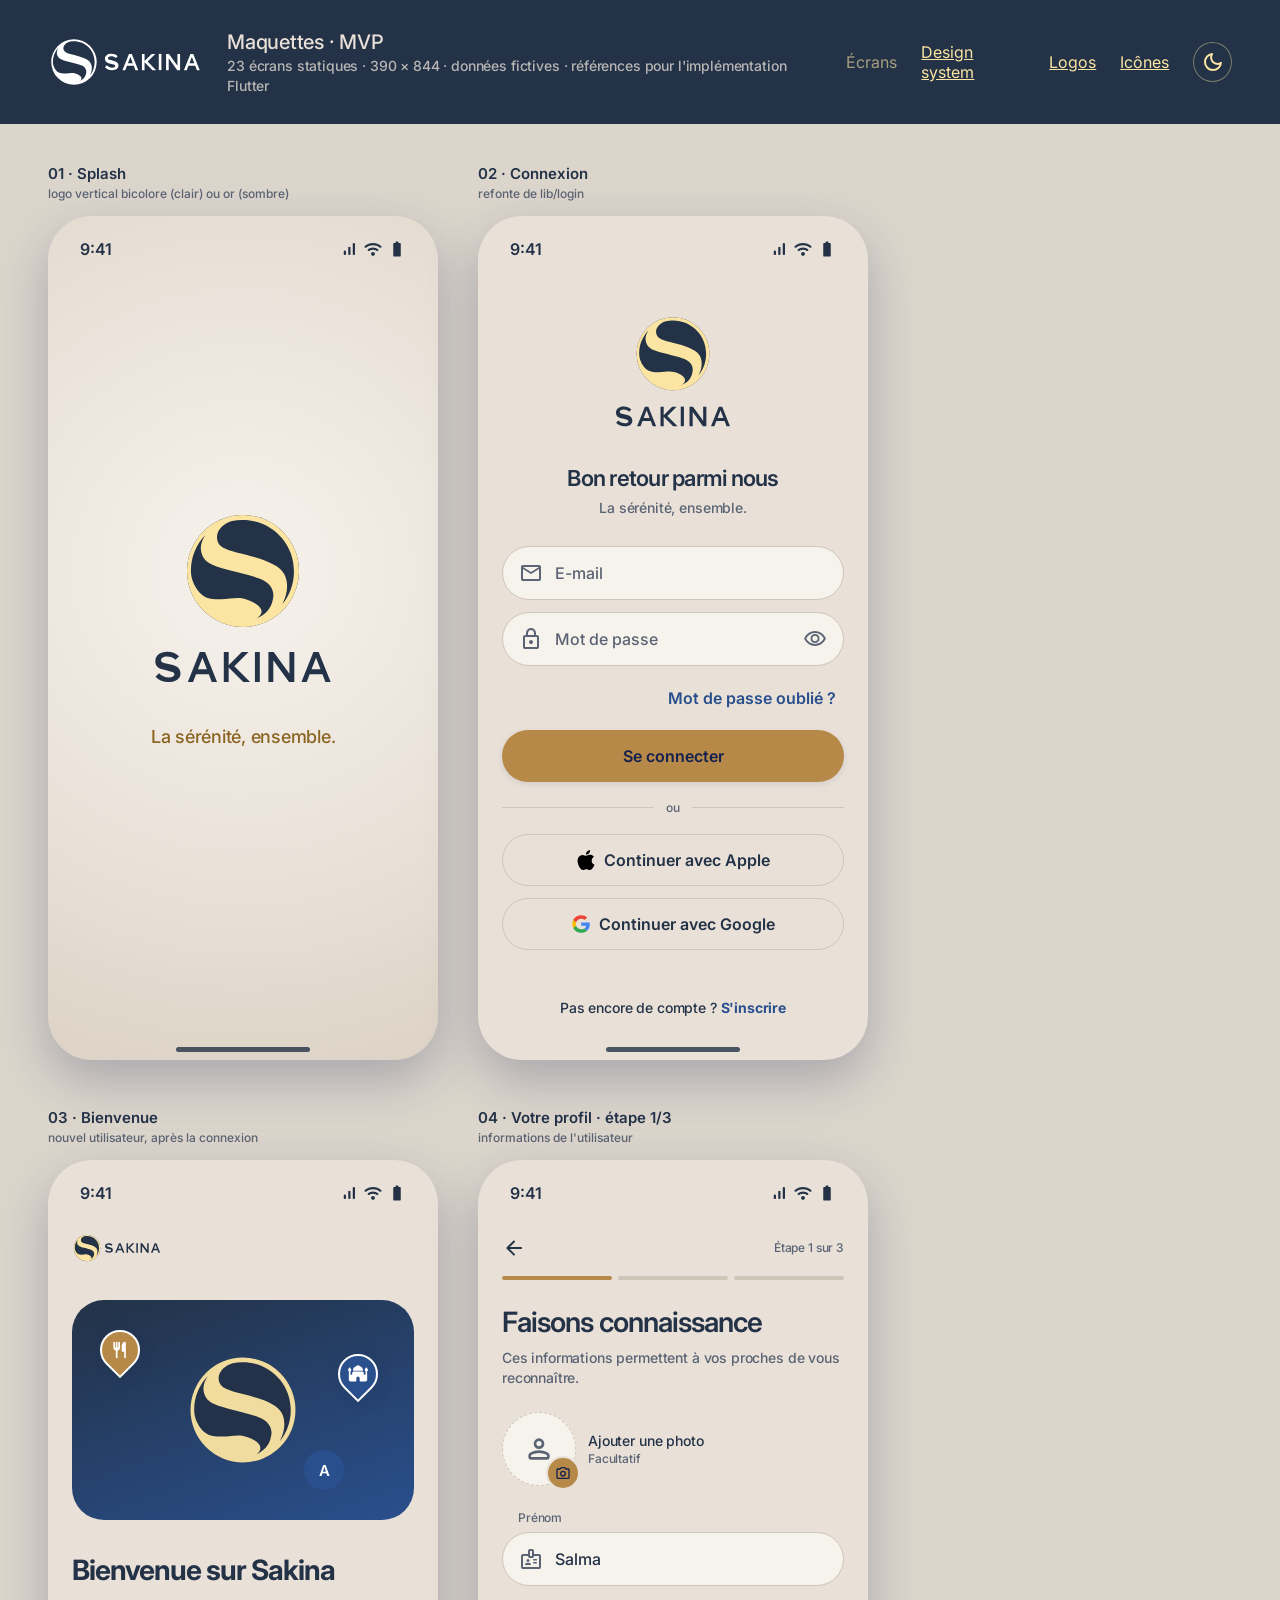
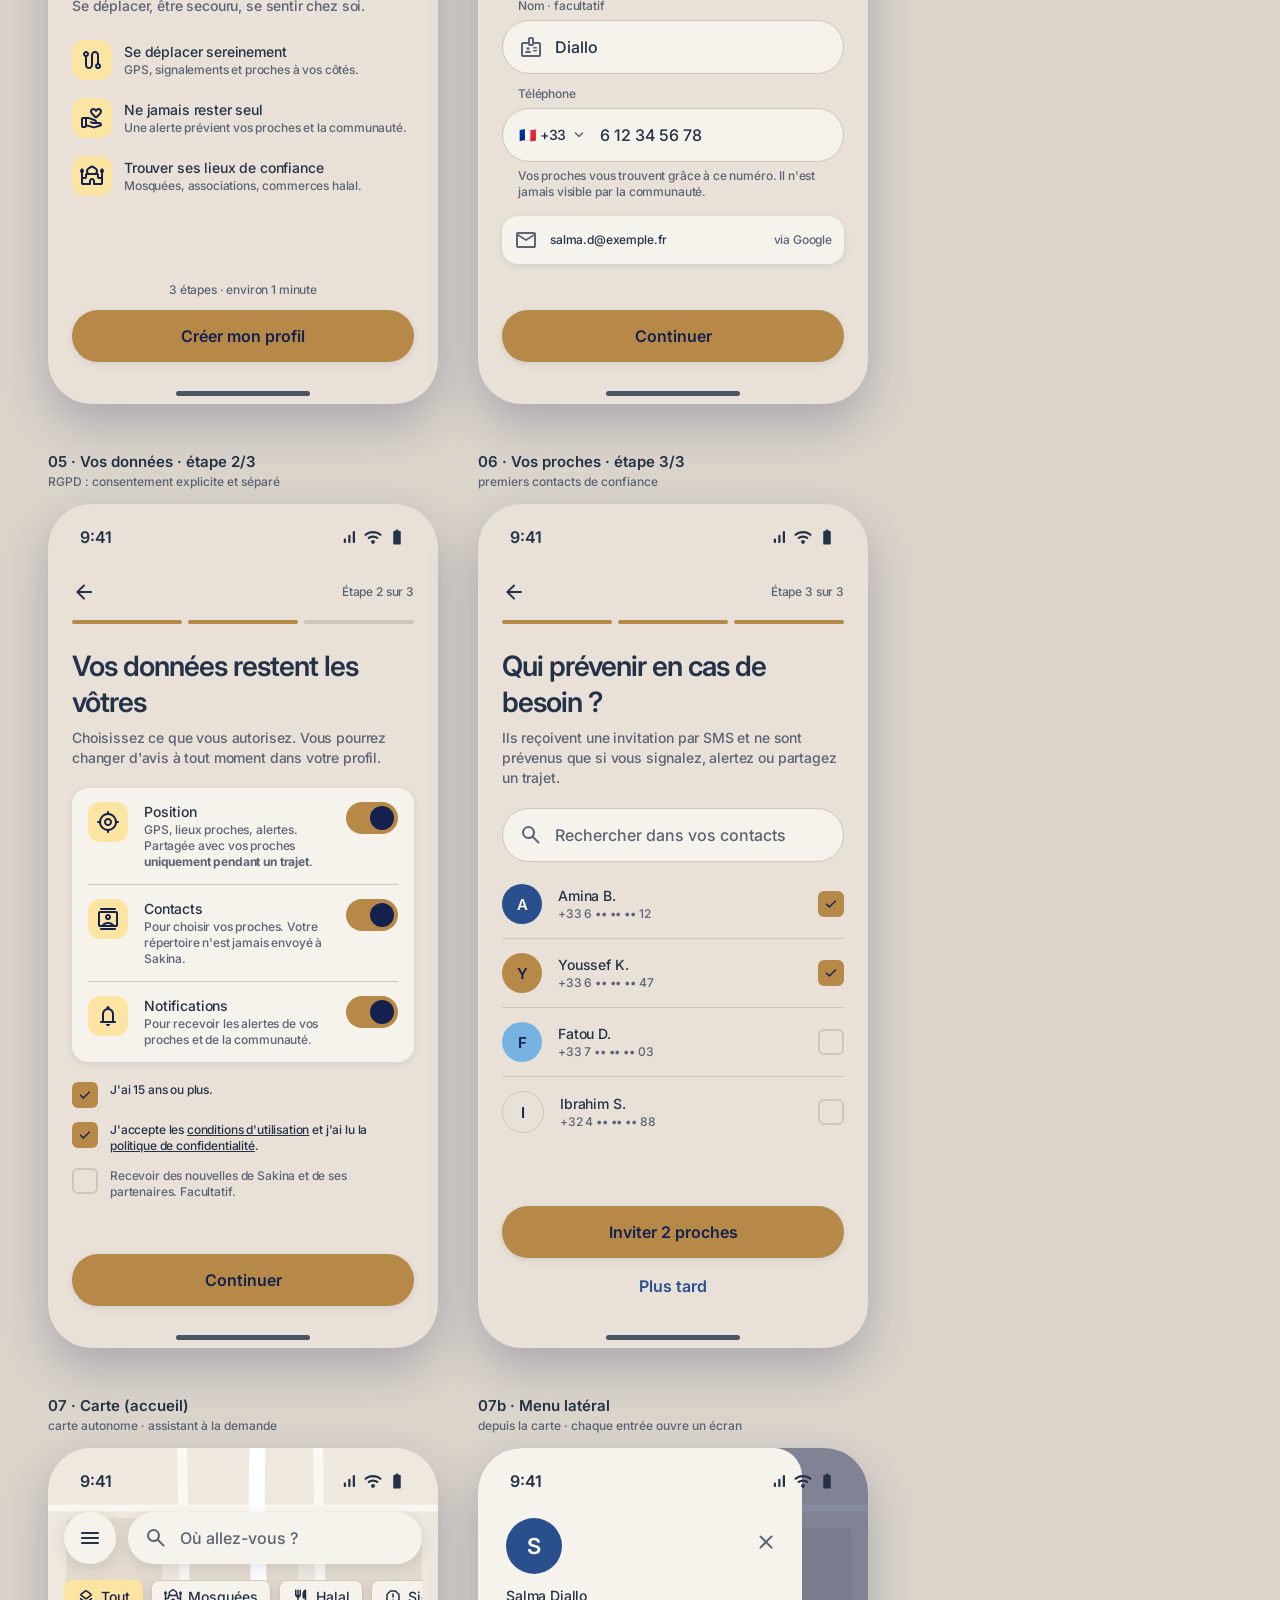
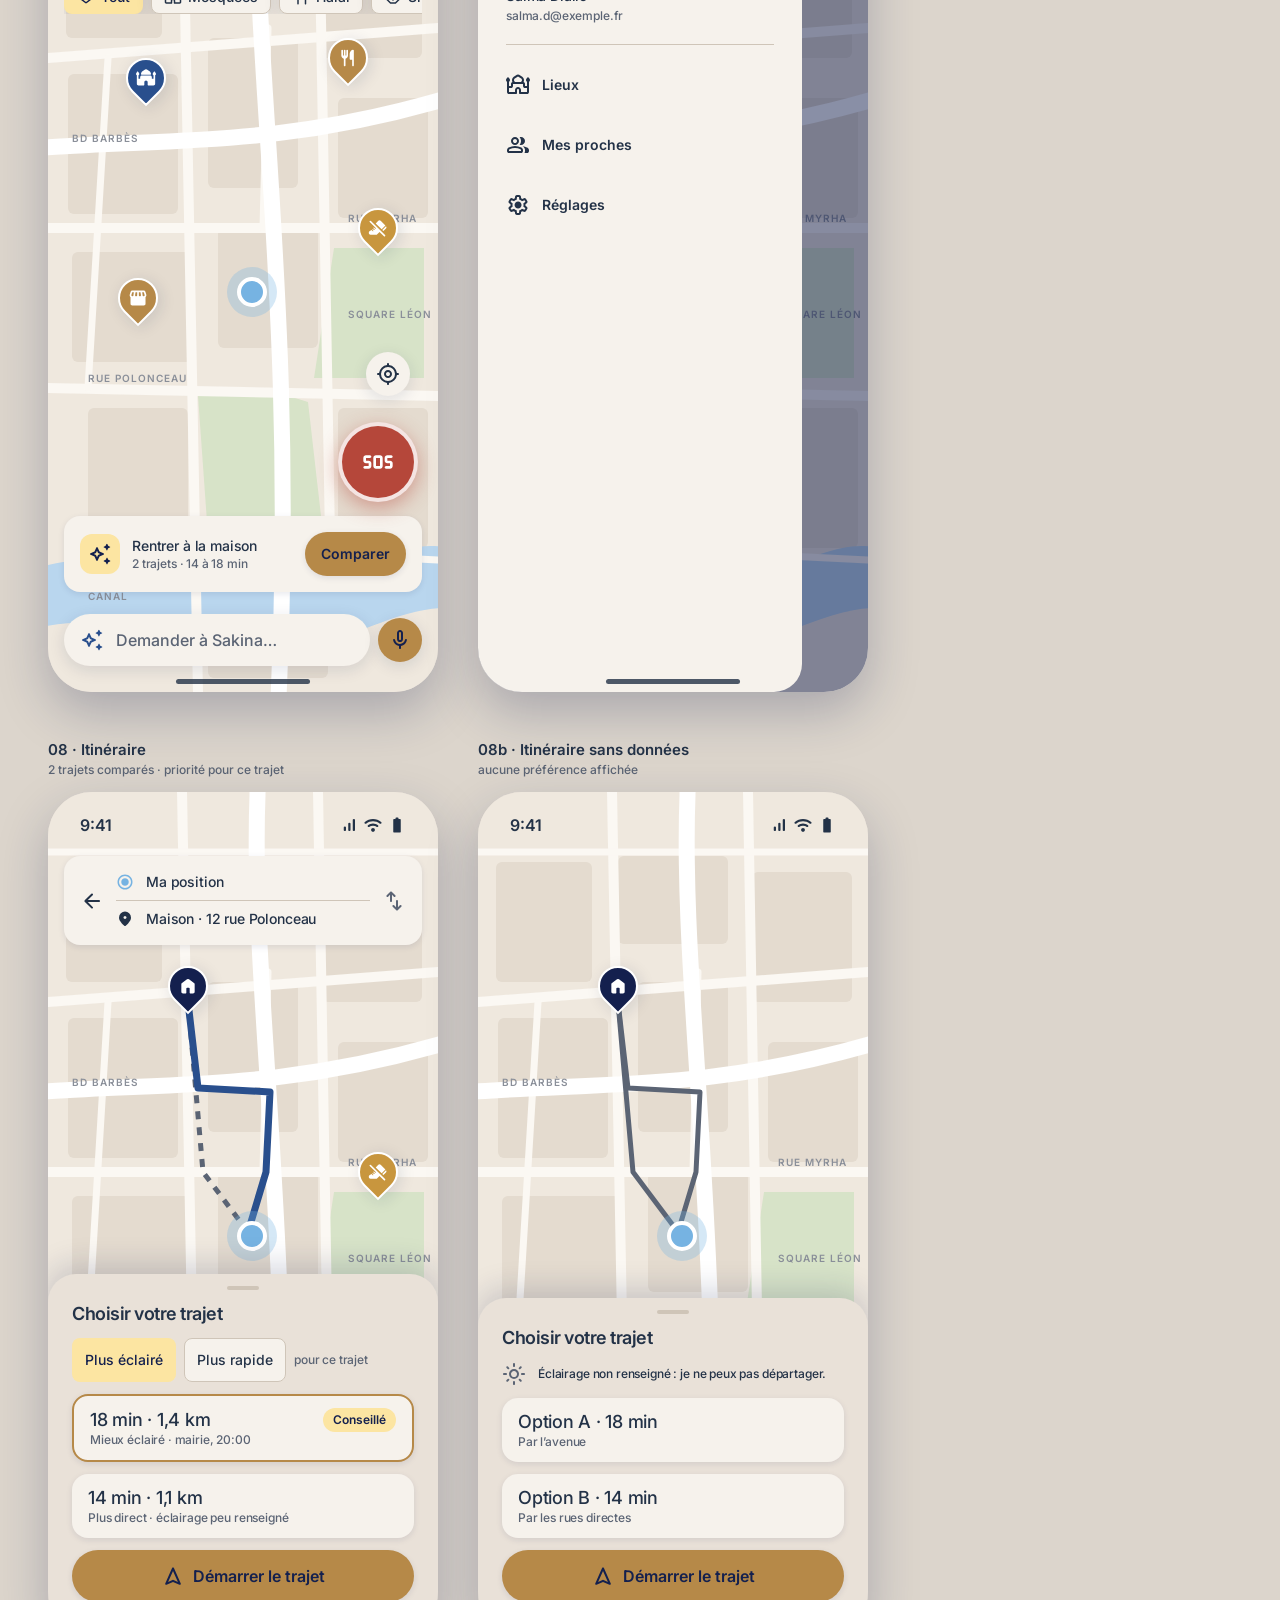
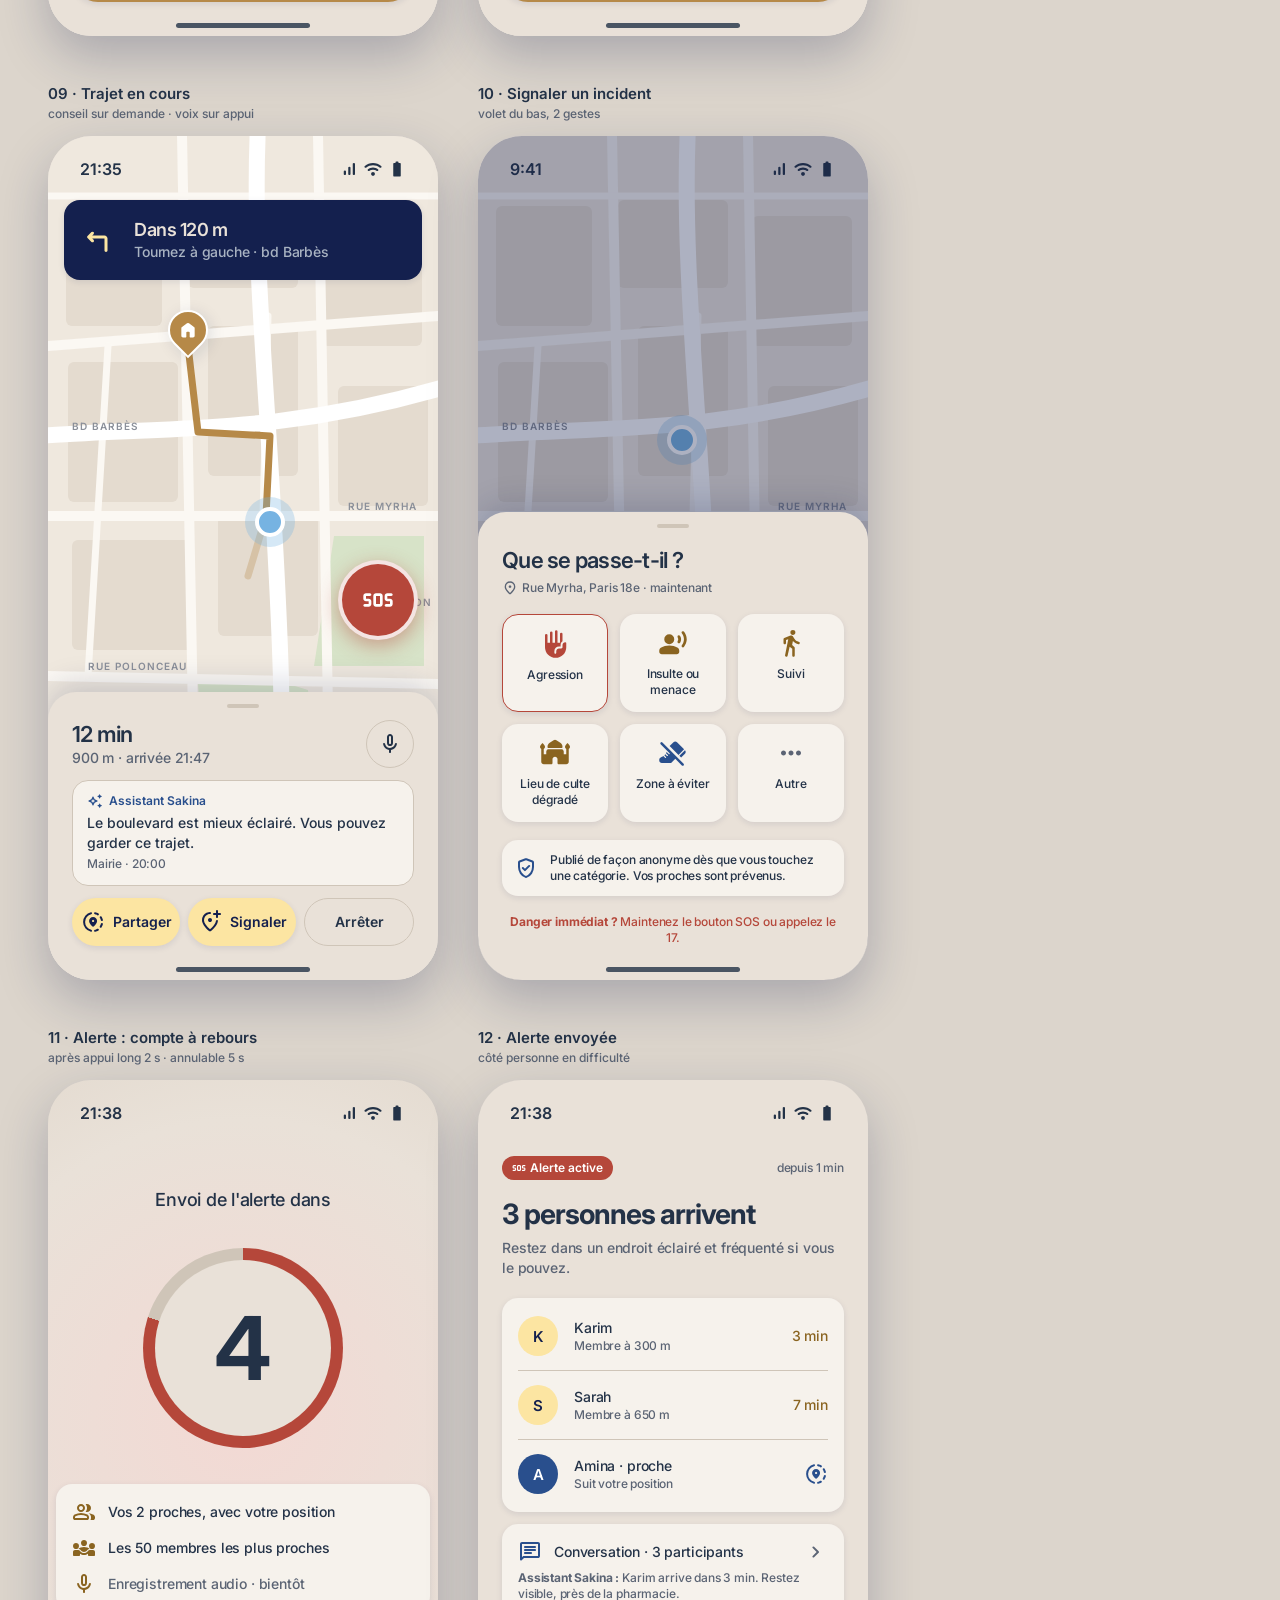
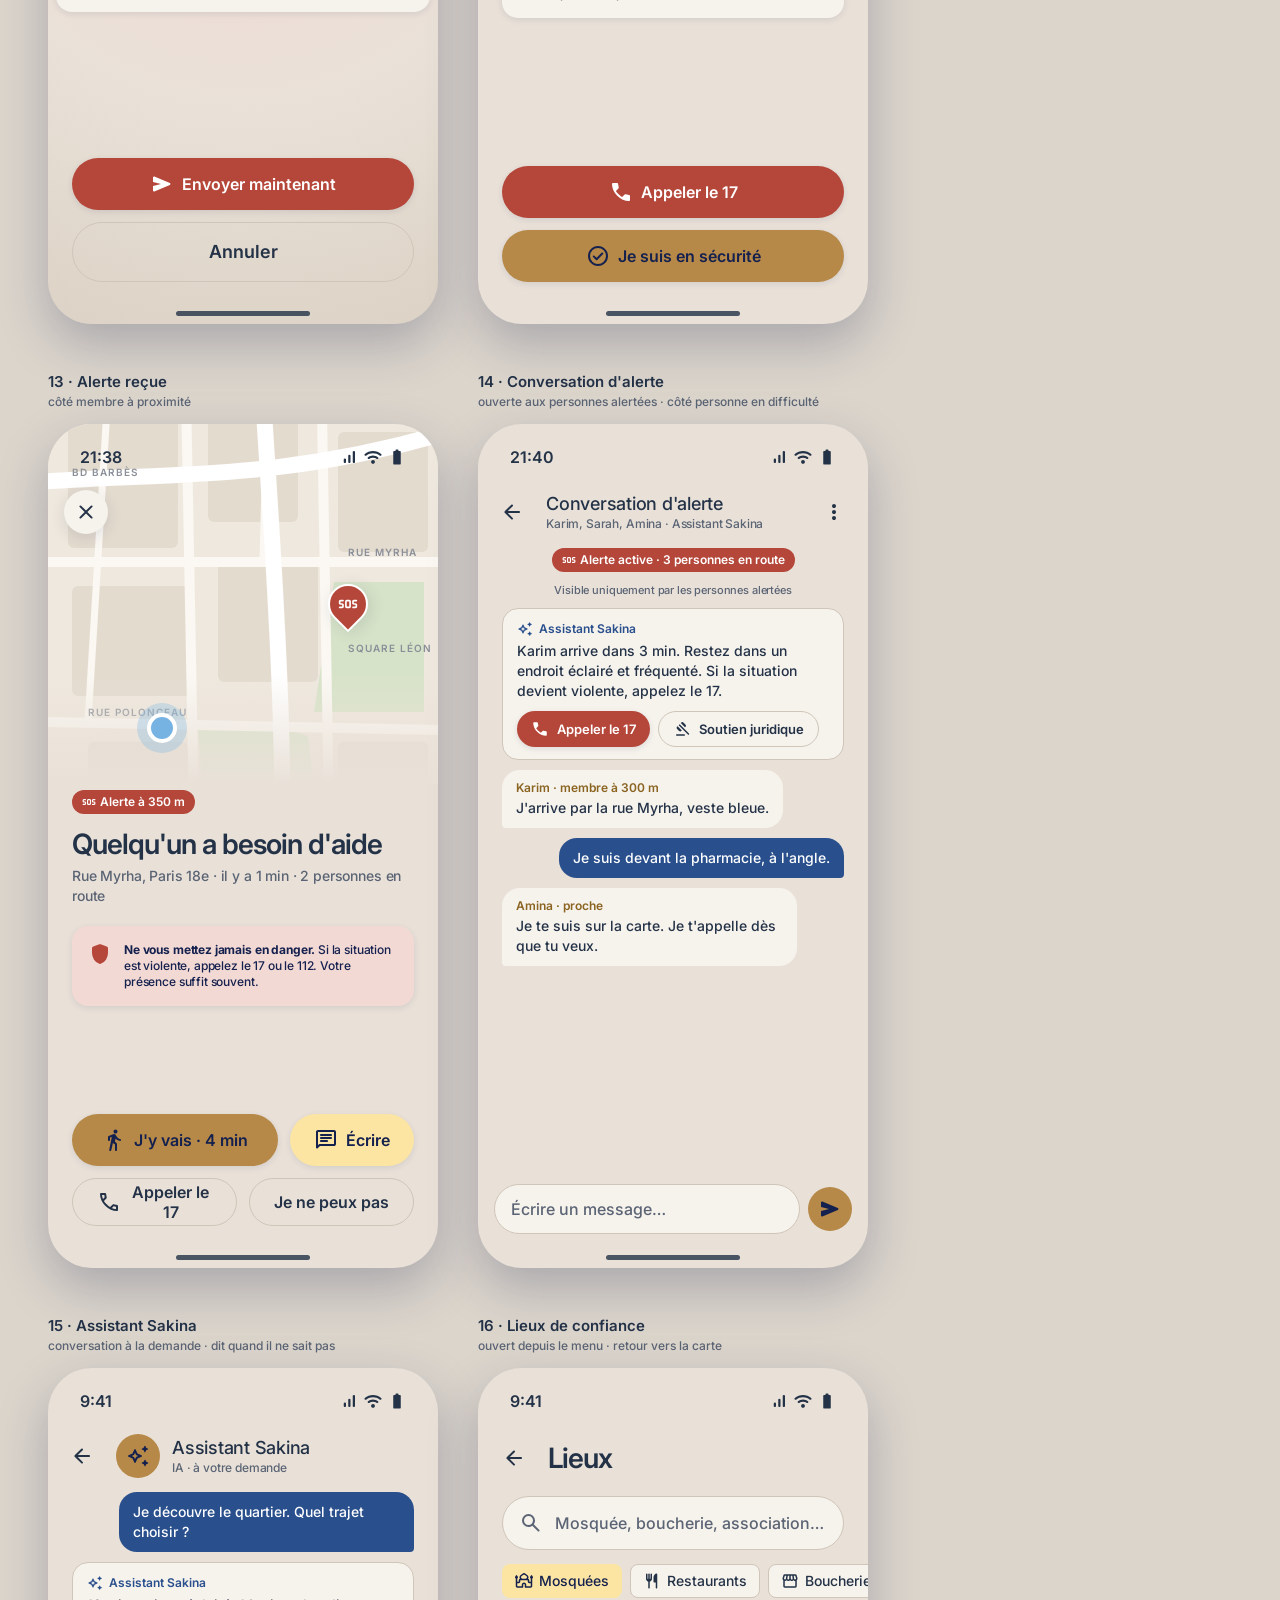
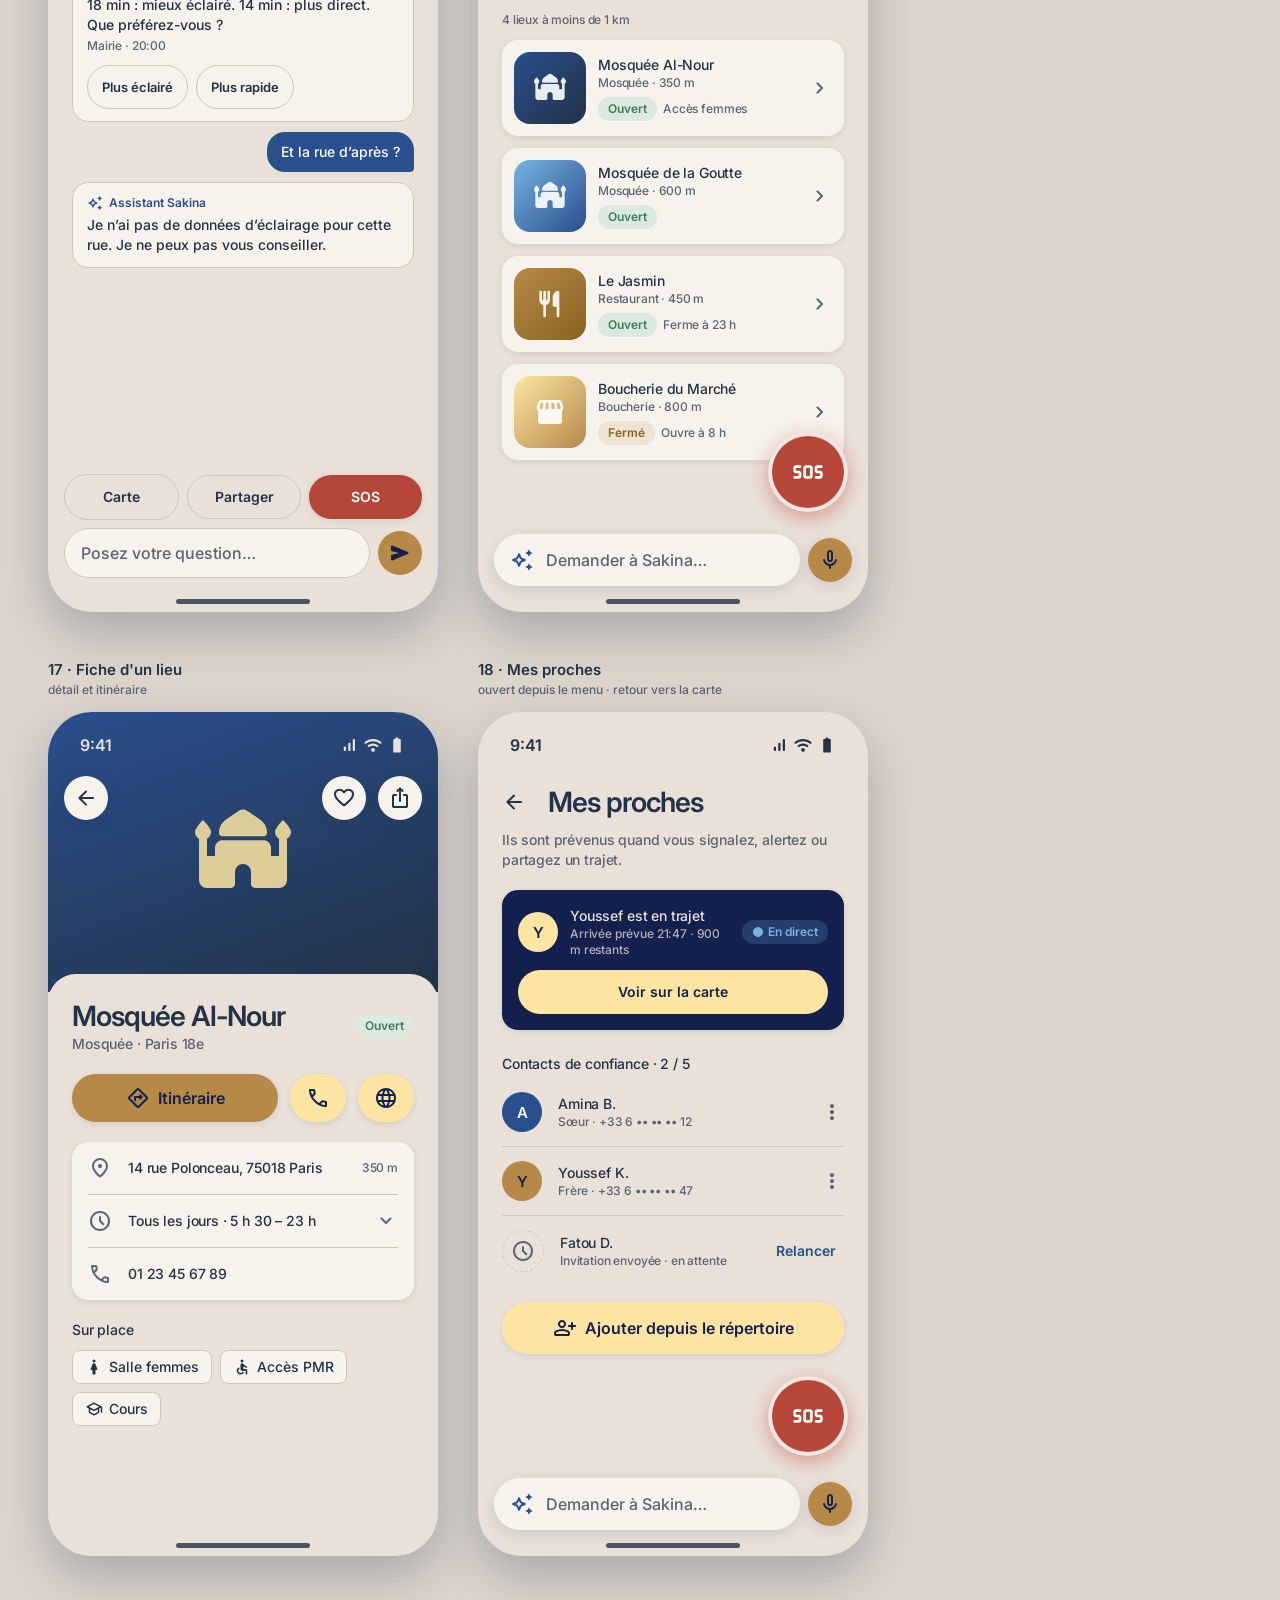
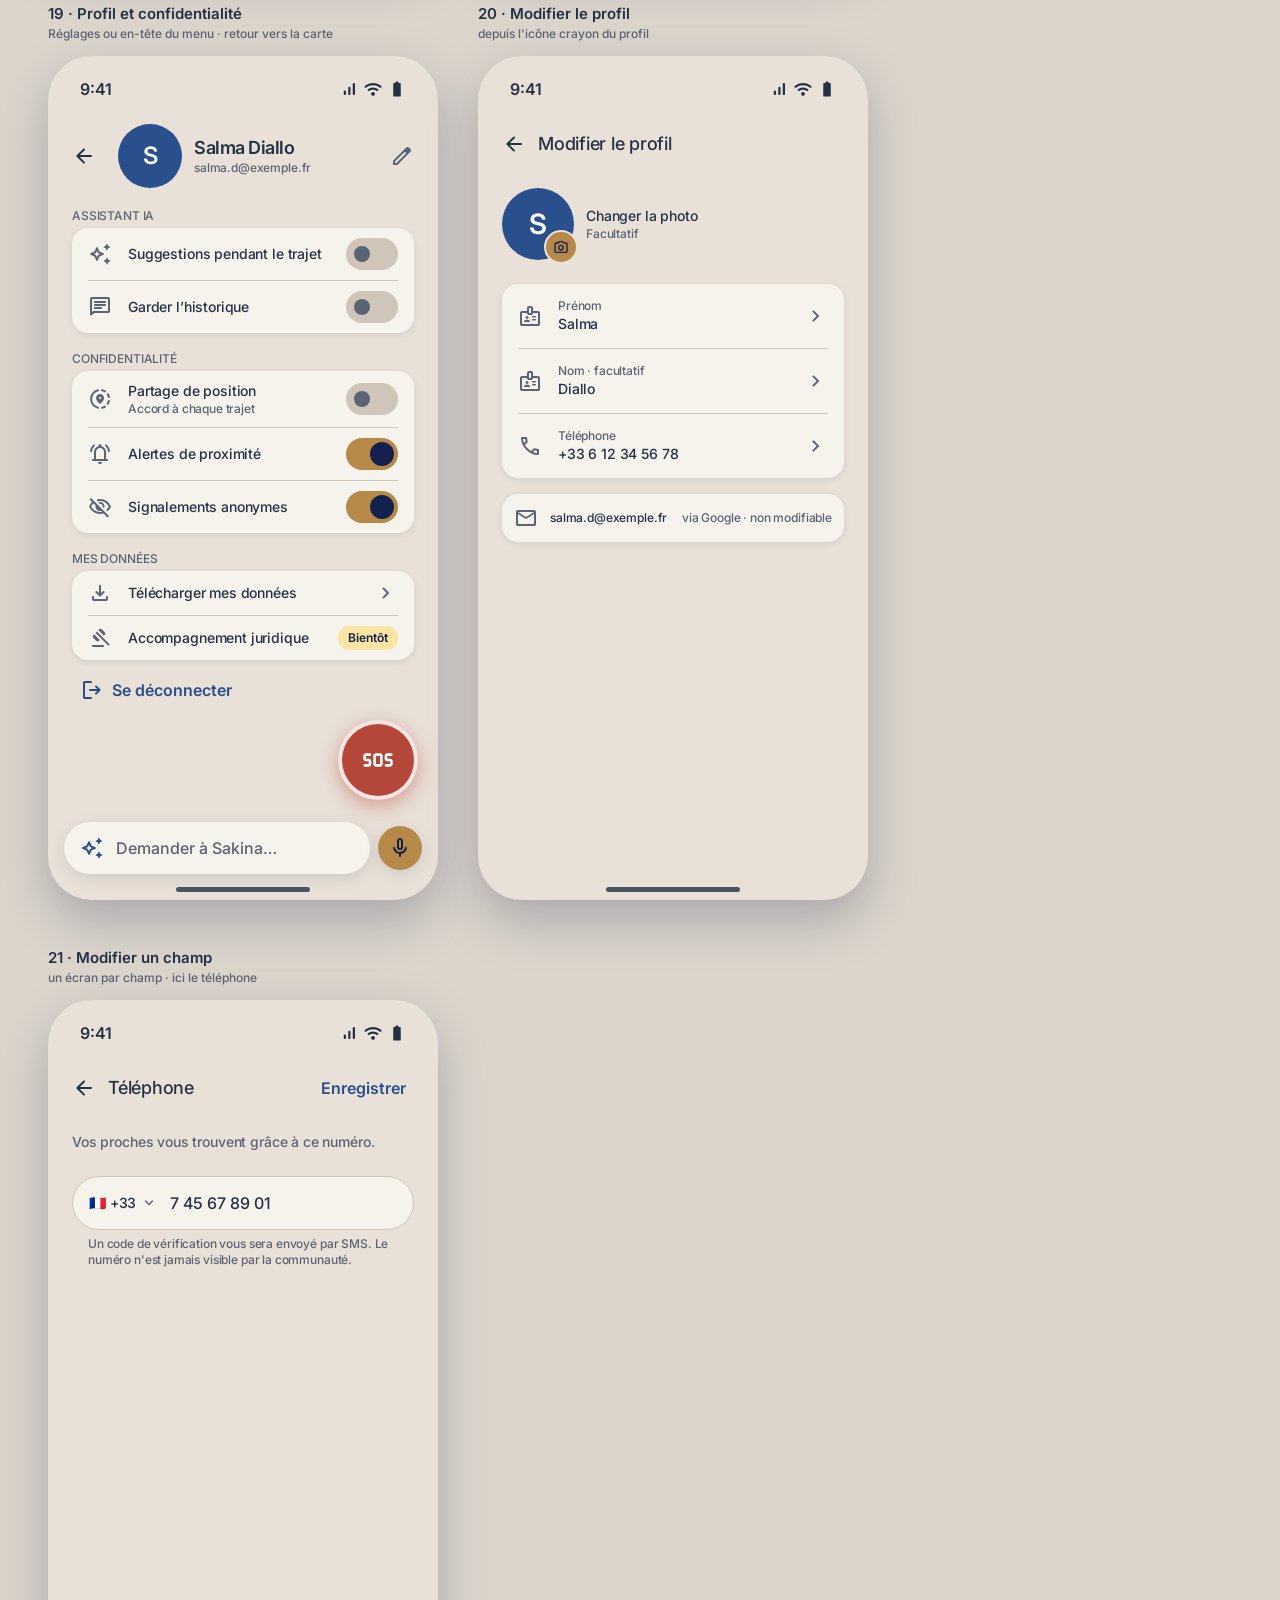
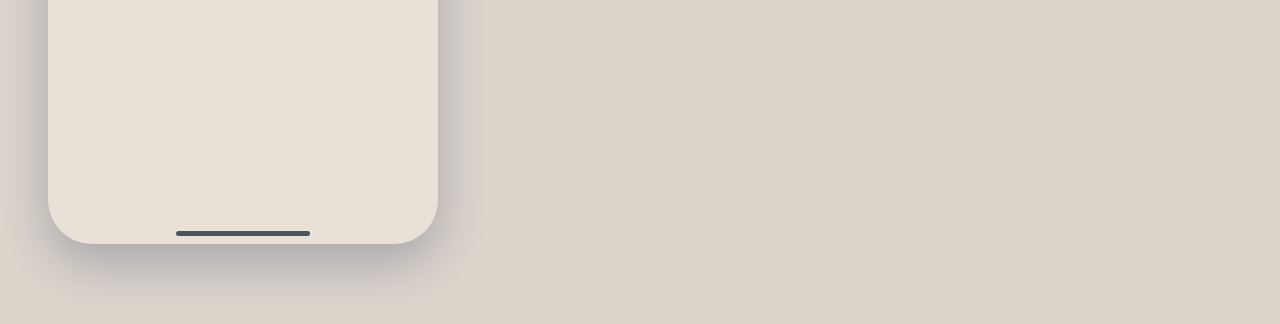
<file: index.html>
<!doctype html>
<html lang="fr">
<head>
<meta charset="utf-8">
<meta name="viewport" content="width=device-width, initial-scale=1">
<title>Sakina · Maquettes des écrans</title>
<link rel="icon" href="logos/web/favicon.ico" sizes="any">
<link rel="icon" href="logos/web/favicon.svg" type="image/svg+xml">
<link rel="apple-touch-icon" href="logos/web/apple-touch-icon.png">
<meta name="theme-color" content="#233247">
<link rel="stylesheet" href="tokens.css">
<style>
  :root:not([data-theme="dark"]) { --page: #dcd5cc; }
  body { margin: 0; font-family: Inter, sans-serif; background: var(--page); color: var(--page-text); }
  header { display: flex; align-items: center; gap: 24px; padding: 28px 48px; background: var(--midnight); color: var(--pearl); }
  header img { height: 52px; }
  header nav { margin-left: auto; display: flex; align-items: center; gap: 24px; }
  header nav a { color: var(--gold-light); }
  header nav a[aria-current] { text-decoration: none; opacity: .6; }
  .grid { display: flex; flex-wrap: wrap; gap: 48px 40px; padding: 40px 48px 80px; }
  /* One mockup per row on mobile; "safe" keeps the left edge reachable when the 390 px screen is wider than the viewport */
  @media (max-width: 720px) { .grid { justify-content: safe center; padding: 24px 16px 64px; } }
  figure { margin: 0; }
  figcaption { margin-bottom: 12px; font: 600 15px/20px Inter, sans-serif; }
  figcaption span { display: block; font-weight: 500; font-size: 12px; color: var(--page-muted); }

  /* Device screen: 390 x 844 logical points (iPhone 14/15) */
  .screen {
    position: relative; width: 390px; height: 844px; overflow: hidden;
    border-radius: 44px; box-shadow: 0 20px 50px rgb(20 32 78 / 0.25);
    background: var(--surface); color: var(--on-surface); font-family: Inter, sans-serif;
    display: flex; flex-direction: column;
  }
  .body { flex: 1; padding: 0 var(--s-lg); display: flex; flex-direction: column; min-height: 0; }
  .appbar { height: 56px; display: flex; align-items: center; gap: var(--s-sm); flex: none; }
  .iconbtn { width: 44px; height: 44px; border-radius: 50%; display: grid; place-items: center; flex: none; }
  .iconbtn.filled { background: var(--surface-card); box-shadow: var(--shadow); }

  /* Map layer */
  .map { position: absolute; inset: 0; }
  .map svg { width: 100%; height: 100%; display: block; }
  .light .map { --m-land: #efe8de; --m-block: #e4dbcf; --m-road: #fbf8f3; --m-major: #ffffff; --m-water: #b9d6ee; --m-park: #d7e3c8; --m-label: #8a8f99; }
  .dark .map { --m-land: #1c2a3d; --m-block: #223247; --m-road: #2d3f58; --m-major: #3a4f6c; --m-water: #16304f; --m-park: #1f3a36; --m-label: #7f8ea3; }
  .pin { position: absolute; transform: translate(-50%, -100%); }
  .me { position: absolute; width: 22px; height: 22px; margin: -11px 0 0 -11px; border-radius: 50%; background: var(--sky); border: 4px solid #fff; box-shadow: 0 0 0 10px rgb(118 179 226 / 0.3); }

  /* Floating bottom area: alert FAB above the AI bar */
  .bottom { position: absolute; left: 0; right: 0; bottom: 0; z-index: 6; }

  /* Modal bottom sheet */
  .sheet { position: absolute; left: 0; right: 0; bottom: 0; z-index: 6; background: var(--surface); border-radius: 28px 28px 0 0; padding: 12px var(--s-lg) 34px; box-shadow: 0 -8px 30px rgb(20 32 78 / 0.18); }
  .sheet .handle { width: 32px; height: 4px; border-radius: 2px; background: var(--outline); margin: 0 auto 16px; }
  .scrim { position: absolute; inset: 0; background: rgb(20 32 78 / 0.35); z-index: 5; }

  .stack { display: flex; flex-direction: column; gap: var(--s-md); }
  .hstack { display: flex; align-items: center; gap: var(--s-sm); }
  .grow { flex: 1; min-width: 0; }
  .tile { display: flex; align-items: center; gap: var(--s-md); padding: 14px 0; }
  .lead { width: 40px; height: 40px; border-radius: 12px; display: grid; place-items: center; background: var(--primary-container); color: var(--on-primary-container); flex: none; }
  .badge { display: inline-flex; align-items: center; gap: 4px; height: 24px; padding: 0 10px; border-radius: 999px; font: 600 12px/1 Inter, sans-serif; }
  .badge.ok { background: #dbe9df; color: var(--success); }
  .badge.live { background: rgb(118 179 226 / 0.2); color: var(--secondary); }
  .dots { display: flex; gap: 8px; justify-content: center; }
  .dots i { width: 8px; height: 8px; border-radius: 4px; background: var(--outline); }
  .dots i.on { width: 24px; background: var(--primary); }
  .photo { border-radius: var(--r-md); display: grid; place-items: center; color: rgb(255 255 255 / .9); flex: none; }
  /* Onboarding progress (3 segments) */
  .steps { display: grid; grid-template-columns: repeat(3, 1fr); gap: 6px; flex: none; }
  .steps i { height: 4px; border-radius: 2px; background: var(--outline); }
  .steps i.on { background: var(--primary); }
  /* Checkbox */
  .check { width: 22px; height: 22px; border-radius: 6px; border: 2px solid var(--outline); display: grid; place-items: center; flex: none; }
  /* Full-screen gradients: splash (01) and alert countdown (11) */
  .light.splash { background: radial-gradient(circle at 50% 42%, var(--ivory) 0, var(--pearl) 60%, #dcd2c5 100%); }
  .dark.splash { background: radial-gradient(circle at 50% 42%, #2c3f5c 0, var(--midnight) 60%, var(--navy) 100%); }
  .light.alert-bg { background: radial-gradient(circle at 50% 40%, var(--alert-soft) 0, var(--pearl) 55%, #dcd2c5 100%); }
  .dark.alert-bg { background: radial-gradient(circle at 50% 40%, #5a2f35 0, var(--midnight) 55%, var(--navy) 100%); }
  /* Logo variant per theme */
  .light .only-dark, .dark .only-light { display: none; }
  .apple { filter: brightness(0); }
  .dark .apple { filter: brightness(0) invert(1); }
  .check.on { background: var(--primary); border-color: var(--primary); color: var(--on-primary); }
  #route-planning [data-route-priorities] .chip.selected { color: var(--navy); }
</style>
</head>
<body>

<!-- Stylised static map, reused by every map screen. Colors come from --m-* custom properties. -->
<svg width="0" height="0" style="position:absolute" aria-hidden="true">
  <symbol id="map" viewBox="0 0 390 844" preserveAspectRatio="xMidYMid slice">
    <rect width="390" height="844" style="fill:var(--m-land)"/>
    <g style="fill:var(--m-block)">
      <rect x="18" y="70" width="96" height="120" rx="6"/><rect x="140" y="64" width="110" height="88" rx="6"/><rect x="274" y="80" width="100" height="130" rx="6"/>
      <rect x="20" y="226" width="110" height="140" rx="6"/><rect x="160" y="190" width="90" height="150" rx="6"/>
      <rect x="290" y="250" width="90" height="120" rx="6"/><rect x="24" y="404" width="120" height="110" rx="6"/>
      <rect x="170" y="380" width="100" height="120" rx="6"/><rect x="40" y="560" width="100" height="120" rx="6"/>
      <rect x="290" y="560" width="90" height="140" rx="6"/><rect x="160" y="720" width="120" height="110" rx="6"/>
    </g>
    <path d="M286 400 h90 v130 h-110 z" style="fill:var(--m-park)"/>
    <path d="M150 548 q40 -18 110 6 l16 140 q-60 20 -116 -6 z" style="fill:var(--m-park)"/>
    <path d="M-10 720 C80 690 140 760 230 740 S360 690 400 700 L400 760 C340 760 300 800 230 800 S70 760 -10 780 Z" style="fill:var(--m-water)"/>
    <g fill="none" stroke-linecap="round" style="stroke:var(--m-road)">
      <path d="M0 210 L390 180" stroke-width="10"/><path d="M0 380 L390 380" stroke-width="10"/>
      <path d="M0 540 L390 548" stroke-width="10"/><path d="M134 0 L150 844" stroke-width="10"/>
      <path d="M270 0 L282 690" stroke-width="10"/><path d="M0 60 L390 60" stroke-width="7"/>
      <path d="M60 210 L40 540" stroke-width="7"/><path d="M220 180 L215 380" stroke-width="7"/>
      <path d="M150 700 L390 712" stroke-width="7"/>
    </g>
    <g fill="none" stroke-linecap="round" style="stroke:var(--m-major)">
      <path d="M-10 300 C120 290 230 300 400 250" stroke-width="16"/>
      <path d="M210 -10 C200 200 250 450 230 860" stroke-width="16"/>
    </g>
    <g font-family="Inter, sans-serif" font-size="10" font-weight="600" letter-spacing="1" style="fill:var(--m-label)">
      <text x="24" y="294">BD BARBÈS</text><text x="300" y="374">RUE MYRHA</text>
      <text x="40" y="534">RUE POLONCEAU</text><text x="300" y="470">SQUARE LÉON</text><text x="40" y="752">CANAL</text>
    </g>
  </symbol>
</svg>

<header>
  <img src="logos/svg/sakina-horizontal-blanc.svg" alt="Sakina">
  <div><div class="title-l">Maquettes · MVP</div><div class="body-m" style="opacity:.75">23 écrans statiques · 390 × 844 · données fictives · références pour l'implémentation Flutter</div></div>
  <nav>
    <a href="index.html" aria-current="page">Écrans</a>
    <a href="design-system.html">Design system</a>
    <a href="logos.html">Logos</a>
    <a href="icons.html">Icônes</a>
    <button class="theme-toggle" type="button" aria-label="Mode sombre" aria-pressed="false"><span class="icon" style="--i:url(icons/dark_mode.svg)"></span></button>
  </nav>
</header>

<p data-components-status role="status">Chargement des composants…</p>
<noscript><p>JavaScript est nécessaire pour afficher les composants partagés.</p></noscript>
<main data-components-pending class="grid">

<!-- 01 Splash -->
<figure><figcaption>01 · Splash<span>logo vertical bicolore (clair) ou or (sombre)</span></figcaption>
<div class="screen dark splash" data-auto-theme>
  <div data-component="status" data-time="9:41"></div>
  <div class="body" style="align-items:center;justify-content:center;gap:28px;padding-bottom:80px">
    <img class="only-light" src="logos/svg/sakina-vertical-bicolore.svg" alt="Sakina" width="200"><img class="only-dark" src="logos/svg/sakina-vertical-or.svg" alt="Sakina" width="200">
    <div class="title-m" style="color:var(--gold-ink)">La sérénité, ensemble.</div>
  </div>
  <div data-component="home-ind"></div>
</div></figure>

<!-- 02 Login -->
<figure><figcaption>02 · Connexion<span>refonte de lib/login</span></figcaption>
<div class="screen light" data-auto-theme>
  <div data-component="status" data-time="9:41"></div>
  <div class="body" style="padding-bottom:42px">
    <div style="display:flex;justify-content:center;margin:36px 0 28px"><img class="only-light" src="logos/svg/sakina-vertical-bicolore.svg" alt="Sakina" width="130"><img class="only-dark" src="logos/svg/sakina-vertical-or.svg" alt="Sakina" width="130"></div>
    <div class="headline-m" style="text-align:center">Bon retour parmi nous</div>
    <div class="body-m muted" style="text-align:center;margin:6px 0 28px">La sérénité, ensemble.</div>
    <div class="stack" style="gap:12px">
      <div class="input"><span class="icon" style="--i:url(icons/mail.svg)"></span>E-mail</div>
      <div class="input"><span class="icon" style="--i:url(icons/lock.svg)"></span><span class="grow">Mot de passe</span><span class="icon" style="--i:url(icons/visibility.svg)"></span></div>
      <div style="text-align:right"><button class="btn text" style="display:inline-flex">Mot de passe oublié ?</button></div>
      <button class="btn block">Se connecter</button>
      <div class="hstack body-s muted" style="margin:6px 0"><div class="divider grow"></div>ou<div class="divider grow"></div></div>
      <button class="btn outline block"><img class="apple" src="icons/apple.svg" alt="" width="20">Continuer avec Apple</button>
      <button class="btn outline block"><img src="icons/google.svg" alt="" width="20">Continuer avec Google</button>
    </div>
    <div style="flex:1"></div>
    <div class="body-m" style="text-align:center">Pas encore de compte ? <b style="color:var(--secondary)">S'inscrire</b></div>
  </div>
  <div data-component="home-ind"></div>
</div></figure>


<!-- 03 Welcome -->
<figure><figcaption>03 · Bienvenue<span>nouvel utilisateur, après la connexion</span></figcaption>
<div class="screen light" data-auto-theme>
  <div data-component="status" data-time="9:41"></div>
  <div class="body" style="padding-bottom:42px">
    <div class="appbar"><img class="only-light" src="logos/svg/sakina-horizontal-bicolore.svg" alt="Sakina" height="30"><img class="only-dark" src="logos/svg/sakina-horizontal-or.svg" alt="Sakina" height="30"></div>
    <div style="margin:24px 0 32px;height:220px;border-radius:32px;background:linear-gradient(160deg,var(--midnight),var(--sapphire));display:grid;place-items:center;position:relative;overflow:hidden">
      <img src="logos/svg/sakina-symbole-bicolore.svg" alt="" width="120" style="opacity:.95">
      <div style="position:absolute;left:28px;top:30px" class="marker halal"><span class="icon fill" style="--i:url(icons/restaurant-fill.svg)"></span></div>
      <div style="position:absolute;right:36px;top:54px" class="marker place"><span class="icon fill" style="--i:url(icons/mosque-fill.svg)"></span></div>
      <div style="position:absolute;right:70px;bottom:30px" class="avatar">A</div>
    </div>
    <div class="display-s">Bienvenue sur Sakina</div>
    <div class="body-m muted" style="margin-top:8px">Se déplacer, être secouru, se sentir chez soi.</div>
    <div class="stack" style="margin-top:24px;gap:18px">
      <div class="hstack"><div class="lead"><span class="icon" style="--i:url(icons/route.svg)"></span></div><div><div class="title-s">Se déplacer sereinement</div><div class="body-s muted">GPS, signalements et proches à vos côtés.</div></div></div>
      <div class="hstack"><div class="lead"><span class="icon" style="--i:url(icons/volunteer_activism.svg)"></span></div><div><div class="title-s">Ne jamais rester seul</div><div class="body-s muted">Une alerte prévient vos proches et la communauté.</div></div></div>
      <div class="hstack"><div class="lead"><span class="icon" style="--i:url(icons/mosque.svg)"></span></div><div><div class="title-s">Trouver ses lieux de confiance</div><div class="body-s muted">Mosquées, associations, commerces halal.</div></div></div>
    </div>
    <div style="flex:1"></div>
    <div class="body-s muted" style="text-align:center;margin-bottom:12px">3 étapes · environ 1 minute</div>
    <button class="btn block">Créer mon profil</button>
  </div>
  <div data-component="home-ind"></div>
</div></figure>

<!-- 04 Profile setup -->
<figure><figcaption>04 · Votre profil · étape 1/3<span>informations de l'utilisateur</span></figcaption>
<div class="screen light" data-auto-theme>
  <div data-component="status" data-time="9:41"></div>
  <div class="body" style="padding-bottom:42px">
    <div class="appbar"><span class="icon" style="--i:url(icons/arrow_back.svg)"></span><div class="grow"></div><span class="body-s muted">Étape 1 sur 3</span></div>
    <div class="steps"><i class="on"></i><i></i><i></i></div>
    <div class="headline-l" style="margin-top:24px">Faisons connaissance</div>
    <div class="body-m muted" style="margin:8px 0 24px">Ces informations permettent à vos proches de vous reconnaître.</div>
    <div class="hstack" style="margin-bottom:24px">
      <div style="position:relative"><div class="avatar" style="width:72px;height:72px;background:var(--surface-card);color:var(--on-surface-muted);border:1.5px dashed var(--outline)"><span class="icon" style="--i:url(icons/person.svg);font-size:32px"></span></div>
        <div class="avatar" style="position:absolute;right:-4px;bottom:-4px;width:30px;height:30px;background:var(--primary);color:var(--on-primary);border:2px solid var(--surface)"><span class="icon" style="--i:url(icons/photo_camera.svg);font-size:16px"></span></div></div>
      <div><div class="title-s">Ajouter une photo</div><div class="body-s muted">Facultatif</div></div>
    </div>
    <div class="stack" style="gap:12px">
      <div><div class="label-m muted" style="margin:0 0 6px 16px">Prénom</div><div class="input filled"><span class="icon muted" style="--i:url(icons/badge.svg)"></span>Salma</div></div>
      <div><div class="label-m muted" style="margin:0 0 6px 16px">Nom · facultatif</div><div class="input filled"><span class="icon muted" style="--i:url(icons/badge.svg)"></span>Diallo</div></div>
      <div><div class="label-m muted" style="margin:0 0 6px 16px">Téléphone</div><div class="input filled"><span class="title-s">🇫🇷 +33</span><span class="icon muted" style="--i:url(icons/expand_more.svg);font-size:18px;margin-left:-8px"></span>6 12 34 56 78</div>
        <div class="body-s muted" style="margin:6px 16px 0">Vos proches vous trouvent grâce à ce numéro. Il n'est jamais visible par la communauté.</div></div>
    </div>
    <div class="card hstack" style="margin-top:16px;padding:12px"><span class="icon muted" style="--i:url(icons/mail.svg)"></span><div class="grow body-s">salma.d@exemple.fr</div><span class="body-s muted">via Google</span></div>
    <div style="flex:1"></div>
    <button class="btn block">Continuer</button>
  </div>
  <div data-component="home-ind"></div>
</div></figure>

<!-- 05 Consents -->
<figure><figcaption>05 · Vos données · étape 2/3<span>RGPD : consentement explicite et séparé</span></figcaption>
<div class="screen light" data-auto-theme>
  <div data-component="status" data-time="9:41"></div>
  <div class="body" style="padding-bottom:42px">
    <div class="appbar"><span class="icon" style="--i:url(icons/arrow_back.svg)"></span><div class="grow"></div><span class="body-s muted">Étape 2 sur 3</span></div>
    <div class="steps"><i class="on"></i><i class="on"></i><i></i></div>
    <div class="headline-l" style="margin-top:24px">Vos données restent les vôtres</div>
    <div class="body-m muted" style="margin:8px 0 20px">Choisissez ce que vous autorisez. Vous pourrez changer d'avis à tout moment dans votre profil.</div>
    <div class="card" style="padding:0 16px">
      <div class="tile" style="align-items:flex-start"><div class="lead"><span class="icon" style="--i:url(icons/my_location.svg)"></span></div><div class="grow"><div class="title-s">Position</div><div class="body-s muted">GPS, lieux proches, alertes. Partagée avec vos proches <b>uniquement pendant un trajet</b>.</div></div><div class="switch on"></div></div>
      <div class="divider"></div>
      <div class="tile" style="align-items:flex-start"><div class="lead"><span class="icon" style="--i:url(icons/contacts.svg)"></span></div><div class="grow"><div class="title-s">Contacts</div><div class="body-s muted">Pour choisir vos proches. Votre répertoire n'est jamais envoyé à Sakina.</div></div><div class="switch on"></div></div>
      <div class="divider"></div>
      <div class="tile" style="align-items:flex-start"><div class="lead"><span class="icon" style="--i:url(icons/notifications.svg)"></span></div><div class="grow"><div class="title-s">Notifications</div><div class="body-s muted">Pour recevoir les alertes de vos proches et de la communauté.</div></div><div class="switch on"></div></div>
    </div>
    <div class="stack" style="gap:14px;margin-top:20px">
      <div class="hstack" style="align-items:flex-start"><span class="check on"><span class="icon" style="--i:url(icons/check.svg);font-size:16px"></span></span><div class="body-s">J'ai 15 ans ou plus.</div></div>
      <div class="hstack" style="align-items:flex-start"><span class="check on"><span class="icon" style="--i:url(icons/check.svg);font-size:16px"></span></span><div class="body-s">J'accepte les <u>conditions d'utilisation</u> et j'ai lu la <u>politique de confidentialité</u>.</div></div>
      <div class="hstack" style="align-items:flex-start"><span class="check"></span><div class="body-s muted">Recevoir des nouvelles de Sakina et de ses partenaires. Facultatif.</div></div>
    </div>
    <div style="flex:1"></div>
    <button class="btn block">Continuer</button>
  </div>
  <div data-component="home-ind"></div>
</div></figure>

<!-- 06 First trusted contacts -->
<figure><figcaption>06 · Vos proches · étape 3/3<span>premiers contacts de confiance</span></figcaption>
<div class="screen light" data-auto-theme>
  <div data-component="status" data-time="9:41"></div>
  <div class="body" style="padding-bottom:42px">
    <div class="appbar"><span class="icon" style="--i:url(icons/arrow_back.svg)"></span><div class="grow"></div><span class="body-s muted">Étape 3 sur 3</span></div>
    <div class="steps"><i class="on"></i><i class="on"></i><i class="on"></i></div>
    <div class="headline-l" style="margin-top:24px">Qui prévenir en cas de besoin ?</div>
    <div class="body-m muted" style="margin:8px 0 20px">Ils reçoivent une invitation par SMS et ne sont prévenus que si vous signalez, alertez ou partagez un trajet.</div>
    <div class="input"><span class="icon" style="--i:url(icons/search.svg)"></span>Rechercher dans vos contacts</div>
    <div class="stack" style="gap:0;margin-top:8px">
      <div class="tile"><div class="avatar">A</div><div class="grow"><div class="title-s">Amina B.</div><div class="body-s muted">+33 6 •• •• •• 12</div></div><span class="check on"><span class="icon" style="--i:url(icons/check.svg);font-size:16px"></span></span></div>
      <div class="divider"></div>
      <div class="tile"><div class="avatar" style="background:var(--gold);color:var(--navy)">Y</div><div class="grow"><div class="title-s">Youssef K.</div><div class="body-s muted">+33 6 •• •• •• 47</div></div><span class="check on"><span class="icon" style="--i:url(icons/check.svg);font-size:16px"></span></span></div>
      <div class="divider"></div>
      <div class="tile"><div class="avatar" style="background:var(--sky);color:var(--navy)">F</div><div class="grow"><div class="title-s">Fatou D.</div><div class="body-s muted">+33 7 •• •• •• 03</div></div><span class="check"></span></div>
      <div class="divider"></div>
      <div class="tile"><div class="avatar" style="background:var(--pearl);color:var(--navy);border:1px solid var(--outline)">I</div><div class="grow"><div class="title-s">Ibrahim S.</div><div class="body-s muted">+32 4 •• •• •• 88</div></div><span class="check"></span></div>
    </div>
    <div style="flex:1"></div>
    <button class="btn block">Inviter 2 proches</button>
    <button class="btn text block" style="margin-top:8px">Plus tard</button>
  </div>
  <div data-component="home-ind"></div>
</div></figure>

<!-- 07 Map home -->
<figure id="carte"><figcaption>07 · Carte (accueil)<span>carte autonome · assistant à la demande</span></figcaption>
<div class="screen light" data-auto-theme>
  <div class="map"><svg><use href="#map"/></svg></div>
  <div class="pin" style="left:98px;top:250px"><div class="marker place"><span class="icon fill" style="--i:url(icons/mosque-fill.svg)"></span></div></div>
  <div class="pin" style="left:300px;top:230px"><div class="marker halal"><span class="icon fill" style="--i:url(icons/restaurant-fill.svg)"></span></div></div>
  <div class="pin" style="left:330px;top:400px"><div class="marker report"><span class="icon fill" style="--i:url(icons/do_not_step-fill.svg)"></span></div></div>
  <div class="pin" style="left:90px;top:470px"><div class="marker halal"><span class="icon fill" style="--i:url(icons/storefront-fill.svg)"></span></div></div>
  <div class="me" style="left:200px;top:440px"></div>
  <div data-component="status" data-time="9:41"></div>
  <div style="position:relative;z-index:4;padding:4px 16px 0" class="stack">
    <div class="hstack">
      <a class="iconbtn filled" href="#menu" aria-label="Ouvrir le menu" style="color:inherit;width:52px;height:52px"><span class="icon" style="--i:url(icons/menu.svg)"></span></a>
      <div class="input grow" style="box-shadow:var(--shadow);border:0"><span class="icon" style="--i:url(icons/search.svg)"></span>Où allez-vous ?</div>
    </div>
    <div class="hstack" style="gap:8px;overflow:hidden">
      <span class="chip selected" style="box-shadow:var(--shadow)"><span class="icon" style="--i:url(icons/layers.svg)"></span>Tout</span>
      <span class="chip" style="box-shadow:var(--shadow)"><span class="icon" style="--i:url(icons/mosque.svg)"></span>Mosquées</span>
      <span class="chip" style="box-shadow:var(--shadow)"><span class="icon" style="--i:url(icons/restaurant.svg)"></span>Halal</span>
      <span class="chip" style="box-shadow:var(--shadow)"><span class="icon" style="--i:url(icons/report.svg)"></span>Signalements</span>
    </div>
  </div>
  <div class="iconbtn filled" style="position:absolute;right:28px;bottom:296px;z-index:4;background:var(--surface-card)"><span class="icon" style="--i:url(icons/my_location.svg)"></span></div>
  <div class="card" style="position:absolute;left:16px;right:16px;bottom:100px;z-index:4">
    <div class="hstack">
      <div class="lead"><span class="icon" style="--i:url(icons/auto_awesome.svg)"></span></div>
      <div class="grow"><div class="title-s">Rentrer à la maison</div><div class="body-s muted">2 trajets · 14 à 18 min</div></div>
      <a class="btn" href="#route-planning" style="height:44px;padding:0 16px;font-size:14px;text-decoration:none">Comparer</a>
    </div>
  </div>
  <div data-component="fab-sos" style="bottom:190px"></div>
  <div class="bottom"><div data-component="ai-bar"></div></div>
  <div data-component="home-ind"></div>
</div></figure>

<!-- 07b Navigation drawer -->
<figure id="menu"><figcaption>07b · Menu latéral<span>depuis la carte · chaque entrée ouvre un écran</span></figcaption>
<div class="screen light" data-auto-theme>
  <div class="map"><svg><use href="#map"/></svg></div>
  <div class="scrim" style="background:rgb(20 32 78 / 0.5)"></div>
  <div data-component="status" data-time="9:41" style="z-index:7"></div>
  <div data-component="drawer" style="position:absolute;top:0;bottom:0;left:0;z-index:6;padding-top:70px"></div>
  <div data-component="home-ind"></div>
</div></figure>

<!-- 08 Route planning -->
<figure><figcaption>08 · Itinéraire<span>2 trajets comparés · priorité pour ce trajet</span></figcaption>
<div class="screen light" id="route-planning" data-auto-theme>
  <div class="map"><svg><use href="#map"/></svg></div>
  <svg style="position:absolute;inset:0;z-index:1" viewBox="0 0 390 844" aria-label="Deux tracés">
    <path d="M200 440 L155 380 L140 210" fill="none" stroke="var(--on-surface-muted)" stroke-width="5" stroke-dasharray="8 8"/>
    <path d="M200 440 L218 380 L222 300 L150 296 L140 210" fill="none" stroke="var(--secondary)" stroke-width="7" stroke-linecap="round" stroke-linejoin="round"/>
  </svg>
  <div class="me" style="left:200px;top:440px;z-index:2"></div>
  <div class="pin" style="left:140px;top:214px;z-index:2"><div class="marker halal" style="background:var(--navy)"><span class="icon fill" style="--i:url(icons/home-fill.svg)"></span></div></div>
  <div class="pin" style="left:330px;top:400px"><div class="marker report"><span class="icon fill" style="--i:url(icons/do_not_step-fill.svg)"></span></div></div>
  <div data-component="status" data-time="9:41"></div>
  <div class="card" style="position:relative;z-index:4;margin:4px 16px 0;display:flex;gap:12px;align-items:center">
    <span class="icon" style="--i:url(icons/arrow_back.svg)"></span>
    <div class="grow stack" style="gap:8px">
      <div class="hstack body-m"><span class="icon" style="--i:url(icons/radio_button_checked.svg);font-size:18px;color:var(--sky)"></span>Ma position</div>
      <div class="divider"></div>
      <div class="hstack body-m"><span class="icon fill" style="--i:url(icons/location_on-fill.svg);font-size:18px"></span>Maison · 12 rue Polonceau</div>
    </div>
    <span class="icon muted" style="--i:url(icons/swap_vert.svg)"></span>
  </div>
  <div class="sheet stack" style="gap:12px">
    <div class="handle" style="margin-bottom:0"></div>
    <div class="headline-s">Choisir votre trajet</div>
    <div class="hstack" data-route-priorities role="group" aria-label="Priorité pour ce trajet uniquement" style="gap:8px">
      <button type="button" class="chip selected" aria-pressed="true" style="height:44px">Plus éclairé</button>
      <button type="button" class="chip" aria-pressed="false" style="height:44px">Plus rapide</button>
      <span class="body-s muted">pour ce trajet</span>
    </div>
    <div class="card" style="padding:12px 16px;border:2px solid var(--primary)">
      <div class="hstack"><div class="title-m grow">18 min · 1,4 km</div><span class="badge" style="background:var(--primary-container);color:var(--navy)">Conseillé</span></div>
      <div class="body-s muted">Mieux éclairé · mairie, 20:00</div>
    </div>
    <div class="card" style="padding:12px 16px">
      <div class="title-m">14 min · 1,1 km</div>
      <div class="body-s muted">Plus direct · éclairage peu renseigné</div>
    </div>
    <button class="btn block" style="flex:none"><span class="icon" style="--i:url(icons/navigation.svg)"></span>Démarrer le trajet</button>
  </div>
  <div data-component="home-ind"></div>
</div></figure>
<script>
  const routePriorities = document.querySelectorAll('#route-planning [data-route-priorities] button');
  routePriorities.forEach(button => {
    button.addEventListener('click', () => {
      routePriorities.forEach(priority => {
        const selected = priority === button;
        priority.classList.toggle('selected', selected);
        priority.setAttribute('aria-pressed', String(selected));
      });
    });
  });
</script>

<!-- 08b Route planning, no lighting data -->
<figure><figcaption>08b · Itinéraire sans données<span>aucune préférence affichée</span></figcaption>
<div class="screen light" data-auto-theme>
  <div class="map"><svg><use href="#map"/></svg></div>
  <svg style="position:absolute;inset:0;z-index:1" viewBox="0 0 390 844" aria-label="Deux tracés sans préférence">
    <path d="M200 440 L155 380 L140 210" fill="none" stroke="var(--on-surface-muted)" stroke-width="5" stroke-linecap="round" stroke-linejoin="round"/>
    <path d="M200 440 L218 380 L222 300 L150 296 L140 210" fill="none" stroke="var(--on-surface-muted)" stroke-width="5" stroke-linecap="round" stroke-linejoin="round"/>
  </svg>
  <div class="me" style="left:200px;top:440px;z-index:2"></div>
  <div class="pin" style="left:140px;top:214px;z-index:2"><div class="marker halal" style="background:var(--navy)"><span class="icon fill" style="--i:url(icons/home-fill.svg)"></span></div></div>
  <div data-component="status" data-time="9:41"></div>
  <div class="sheet stack" style="gap:12px">
    <div class="handle" style="margin-bottom:0"></div>
    <div class="headline-s">Choisir votre trajet</div>
    <div class="hstack body-s" role="status"><span class="icon muted" style="--i:url(icons/light_mode.svg)"></span>Éclairage non renseigné : je ne peux pas départager.</div>
    <div class="card" style="padding:12px 16px"><div class="title-m">Option A · 18 min</div><div class="body-s muted">Par l’avenue</div></div>
    <div class="card" style="padding:12px 16px"><div class="title-m">Option B · 14 min</div><div class="body-s muted">Par les rues directes</div></div>
    <button class="btn block" style="flex:none"><span class="icon" style="--i:url(icons/navigation.svg)"></span>Démarrer le trajet</button>
  </div>
  <div data-component="home-ind"></div>
</div></figure>

<!-- 09 Active trip -->
<figure><figcaption>09 · Trajet en cours<span>conseil sur demande · voix sur appui</span></figcaption>
<div class="screen dark" data-auto-theme>
  <div class="map"><svg><use href="#map"/></svg></div>
  <svg style="position:absolute;inset:0;z-index:1" viewBox="0 0 390 844"><path d="M218 380 L222 300 L150 296 L140 210" fill="none" style="stroke:var(--primary)" stroke-width="7" stroke-linecap="round" stroke-linejoin="round"/><path d="M200 440 L218 380" fill="none" style="stroke:var(--primary)" stroke-opacity=".3" stroke-width="7" stroke-linecap="round"/></svg>
  <div class="me" style="left:218px;top:382px;z-index:2"></div>
  <div class="pin" style="left:140px;top:214px;z-index:2"><div class="marker halal"><span class="icon fill" style="--i:url(icons/home-fill.svg)"></span></div></div>
  <div data-component="status" data-time="21:35"></div>
  <div class="card hstack dark" style="position:relative;z-index:4;margin:4px 16px 0;background:var(--navy);gap:16px;padding:18px">
    <span class="icon" style="--i:url(icons/turn_left.svg);font-size:36px;color:var(--gold-light)"></span>
    <div><div class="headline-s">Dans 120 m</div><div class="body-m muted">Tournez à gauche · bd Barbès</div></div>
  </div>
  <div data-component="fab-sos" style="bottom:340px"></div>
  <div class="sheet stack" style="gap:12px">
    <div class="handle" style="margin-bottom:0"></div>
    <div class="hstack"><div class="grow"><div class="headline-m">12 min</div><div class="body-m muted">900 m · arrivée 21:47</div></div><button class="btn outline" aria-label="Appuyer pour parler à l’assistant" style="height:48px;width:48px;padding:0"><span class="icon" style="--i:url(icons/mic.svg)"></span></button></div>
    <div data-component="ai-msg"><span slot="message">Le boulevard est mieux éclairé. Vous pouvez garder ce trajet.<br><span class="body-s muted">Mairie · 20:00</span></span></div>
    <div class="hstack" style="gap:8px"><button class="btn tonal grow" style="height:48px;padding:0 10px;font-size:14px"><span class="icon" style="--i:url(icons/share_location.svg)"></span>Partager</button><button class="btn tonal grow" style="height:48px;padding:0 10px;font-size:14px"><span class="icon" style="--i:url(icons/add_location_alt.svg)"></span>Signaler</button><button class="btn outline grow" style="height:48px;padding:0 10px;font-size:14px">Arrêter</button></div>
  </div>
  <div data-component="home-ind"></div>
</div></figure>

<!-- 10 Report sheet -->
<figure><figcaption>10 · Signaler un incident<span>volet du bas, 2 gestes</span></figcaption>
<div class="screen light" data-auto-theme>
  <div class="map"><svg><use href="#map"/></svg></div>
  <div class="me" style="left:200px;top:300px"></div>
  <div data-component="status" data-time="9:41"></div>
  <div class="scrim"></div>
  <div class="sheet stack" style="gap:18px">
    <div class="handle" style="margin-bottom:0"></div>
    <div><div class="headline-m">Que se passe-t-il ?</div><div class="hstack body-s muted" style="gap:4px;margin-top:6px"><span class="icon" style="--i:url(icons/location_on.svg);font-size:16px"></span>Rue Myrha, Paris 18e · maintenant</div></div>
    <div style="display:grid;grid-template-columns:repeat(3,1fr);gap:12px">
      <div class="card stack" style="align-items:center;gap:8px;padding:14px 6px;text-align:center;border:1.5px solid var(--alert-ink)"><span class="icon fill" style="--i:url(icons/front_hand-fill.svg);color:var(--alert-ink);font-size:30px"></span><span class="label-m">Agression</span></div>
      <div class="card stack" style="align-items:center;gap:8px;padding:14px 6px;text-align:center"><span class="icon fill" style="--i:url(icons/record_voice_over-fill.svg);color:var(--gold-ink);font-size:30px"></span><span class="label-m">Insulte ou menace</span></div>
      <div class="card stack" style="align-items:center;gap:8px;padding:14px 6px;text-align:center"><span class="icon fill" style="--i:url(icons/directions_walk-fill.svg);color:var(--gold-ink);font-size:30px"></span><span class="label-m">Suivi</span></div>
      <div class="card stack" style="align-items:center;gap:8px;padding:14px 6px;text-align:center"><span class="icon fill" style="--i:url(icons/mosque-fill.svg);color:var(--gold-ink);font-size:30px"></span><span class="label-m">Lieu de culte dégradé</span></div>
      <div class="card stack" style="align-items:center;gap:8px;padding:14px 6px;text-align:center"><span class="icon fill" style="--i:url(icons/do_not_step-fill.svg);color:var(--secondary);font-size:30px"></span><span class="label-m">Zone à éviter</span></div>
      <div class="card stack" style="align-items:center;gap:8px;padding:14px 6px;text-align:center"><span class="icon muted" style="--i:url(icons/more_horiz.svg);font-size:30px"></span><span class="label-m">Autre</span></div>
    </div>
    <div class="card hstack" style="padding:12px"><span class="icon" style="--i:url(icons/verified_user.svg);color:var(--secondary)"></span><div class="body-s">Publié de façon anonyme dès que vous touchez une catégorie. Vos proches sont prévenus.</div></div>
    <div class="body-s" style="text-align:center;color:var(--alert-ink)"><b>Danger immédiat ?</b> Maintenez le bouton SOS ou appelez le 17.</div>
  </div>
  <div data-component="home-ind"></div>
</div></figure>

<!-- 11 Alert countdown -->
<figure><figcaption>11 · Alerte : compte à rebours<span>après appui long 2 s · annulable 5 s</span></figcaption>
<div class="screen dark alert-bg" data-auto-theme>
  <div data-component="status" data-time="21:38"></div>
  <div class="body" style="align-items:center;text-align:center;padding-bottom:42px">
    <div class="title-m" style="margin-top:48px">Envoi de l'alerte dans</div>
    <div style="margin:36px 0;width:200px;height:200px;border-radius:50%;display:grid;place-items:center;background:conic-gradient(var(--alert) 0 80%, var(--outline) 80% 100%)">
      <div style="width:176px;height:176px;border-radius:50%;background:var(--surface);display:grid;place-items:center"><span style="font:700 88px/1 Inter,sans-serif">4</span></div>
    </div>
    <div class="stack card" style="width:100%;text-align:left;gap:12px">
      <div class="hstack"><span class="icon" style="--i:url(icons/group.svg);color:var(--gold-ink)"></span><div class="body-m">Vos 2 proches, avec votre position</div></div>
      <div class="hstack"><span class="icon" style="--i:url(icons/diversity_3.svg);color:var(--gold-ink)"></span><div class="body-m">Les 50 membres les plus proches</div></div>
      <div class="hstack"><span class="icon" style="--i:url(icons/mic.svg);color:var(--gold-ink)"></span><div class="body-m muted">Enregistrement audio · bientôt</div></div>
    </div>
    <div style="flex:1"></div>
    <button class="btn alert block" style="margin-bottom:12px"><span class="icon fill" style="--i:url(icons/send-fill.svg)"></span>Envoyer maintenant</button>
    <button class="btn outline block" style="height:60px;font-size:18px">Annuler</button>
  </div>
  <div data-component="home-ind"></div>
</div></figure>

<!-- 12 Alert sent -->
<figure><figcaption>12 · Alerte envoyée<span>côté personne en difficulté</span></figcaption>
<div class="screen dark" data-auto-theme>
  <div data-component="status" data-time="21:38"></div>
  <div class="body" style="padding-bottom:42px">
    <div class="hstack" style="margin-top:16px"><span class="badge" style="background:var(--alert);color:#fff"><span class="icon fill" style="--i:url(icons/sos-fill.svg);font-size:14px"></span>Alerte active</span><span class="grow"></span><span class="body-s muted">depuis 1 min</span></div>
    <div class="display-s" style="margin-top:16px">3 personnes arrivent</div>
    <div class="body-m muted" style="margin:6px 0 20px">Restez dans un endroit éclairé et fréquenté si vous le pouvez.</div>
    <div class="card stack" style="gap:0;padding:4px 16px">
      <div class="tile"><div class="avatar" style="background:var(--gold-light);color:var(--navy)">K</div><div class="grow"><div class="title-s">Karim</div><div class="body-s muted">Membre à 300 m</div></div><span class="title-s" style="color:var(--gold-ink)">3 min</span></div>
      <div class="divider"></div>
      <div class="tile"><div class="avatar" style="background:var(--gold-light);color:var(--navy)">S</div><div class="grow"><div class="title-s">Sarah</div><div class="body-s muted">Membre à 650 m</div></div><span class="title-s" style="color:var(--gold-ink)">7 min</span></div>
      <div class="divider"></div>
      <div class="tile"><div class="avatar">A</div><div class="grow"><div class="title-s">Amina · proche</div><div class="body-s muted">Suit votre position</div></div><span class="icon" style="--i:url(icons/share_location.svg);color:var(--secondary)"></span></div>
    </div>
    <div class="card stack" style="margin-top:12px;gap:6px">
      <div class="hstack"><span class="icon" style="--i:url(icons/chat.svg);color:var(--secondary)"></span><div class="grow title-s">Conversation · 3 participants</div><span class="icon muted" style="--i:url(icons/chevron_right.svg)"></span></div>
      <div class="body-s muted"><b>Assistant Sakina :</b> Karim arrive dans 3 min. Restez visible, près de la pharmacie.</div>
    </div>
    <div style="flex:1"></div>
    <div class="stack" style="gap:12px">
      <button class="btn alert block"><span class="icon fill" style="--i:url(icons/call-fill.svg)"></span>Appeler le 17</button>
      <button class="btn block"><span class="icon" style="--i:url(icons/check_circle.svg)"></span>Je suis en sécurité</button>
    </div>
  </div>
  <div data-component="home-ind"></div>
</div></figure>

<!-- 13 Alert received -->
<figure><figcaption>13 · Alerte reçue<span>côté membre à proximité</span></figcaption>
<div class="screen dark" data-auto-theme>
  <div class="map" style="height:360px;bottom:auto"><svg><use href="#map"/></svg></div>
  <div style="position:absolute;left:0;right:0;top:250px;height:110px;background:linear-gradient(transparent,var(--surface));z-index:1"></div>
  <div class="pin" style="left:300px;top:200px;z-index:2"><div class="marker severe"><span class="icon fill" style="--i:url(icons/sos-fill.svg)"></span></div></div>
  <div class="me" style="left:110px;top:300px;z-index:2"></div>
  <div data-component="status" data-time="21:38"></div>
  <div class="appbar" style="position:relative;z-index:3;padding:0 16px"><div class="iconbtn filled"><span class="icon" style="--i:url(icons/close.svg)"></span></div></div>
  <div class="body" style="margin-top:250px;position:relative;z-index:3;padding-bottom:42px">
    <span class="badge" style="background:var(--alert);color:#fff;align-self:flex-start"><span class="icon fill" style="--i:url(icons/sos-fill.svg);font-size:14px"></span>Alerte à 350 m</span>
    <div class="headline-l" style="margin-top:12px">Quelqu'un a besoin d'aide</div>
    <div class="body-m muted" style="margin-top:4px">Rue Myrha, Paris 18e · il y a 1 min · 2 personnes en route</div>
    <div class="card hstack" style="margin-top:20px;background:var(--alert-soft);color:var(--navy);align-items:flex-start"><span class="icon fill" style="--i:url(icons/shield-fill.svg);color:var(--alert)"></span><div class="body-s"><b>Ne vous mettez jamais en danger.</b> Si la situation est violente, appelez le 17 ou le 112. Votre présence suffit souvent.</div></div>
    <div style="flex:1"></div>
    <div class="stack" style="gap:12px">
      <div class="hstack"><button class="btn grow"><span class="icon" style="--i:url(icons/directions_walk.svg)"></span>J'y vais · 4 min</button><button class="btn tonal"><span class="icon" style="--i:url(icons/chat.svg)"></span>Écrire</button></div>
      <div class="hstack"><button class="btn outline grow" style="height:48px"><span class="icon" style="--i:url(icons/call.svg)"></span>Appeler le 17</button><button class="btn outline grow" style="height:48px">Je ne peux pas</button></div>
    </div>
  </div>
  <div data-component="home-ind"></div>
</div></figure>

<!-- 14 Alert conversation -->
<figure><figcaption>14 · Conversation d'alerte<span>ouverte aux personnes alertées · côté personne en difficulté</span></figcaption>
<div class="screen dark" data-auto-theme>
  <div data-component="status" data-time="21:40"></div>
  <div class="appbar" style="padding:0 12px">
    <div class="iconbtn"><span class="icon" style="--i:url(icons/arrow_back.svg)"></span></div>
    <div class="grow"><div class="title-m">Conversation d'alerte</div><div class="body-s muted">Karim, Sarah, Amina · Assistant Sakina</div></div>
    <div class="iconbtn" aria-label="Signaler un abus"><span class="icon" style="--i:url(icons/more_vert.svg)"></span></div>
  </div>
  <div class="body stack" style="gap:10px;padding-top:8px">
    <span class="badge" style="background:var(--alert);color:#fff;align-self:center"><span class="icon fill" style="--i:url(icons/sos-fill.svg);font-size:14px"></span>Alerte active · 3 personnes en route</span>
    <div class="label-s muted" style="text-align:center">Visible uniquement par les personnes alertées</div>
    <div data-component="ai-msg"><span slot="message">Karim arrive dans 3 min. Restez dans un endroit éclairé et fréquenté. Si la situation devient violente, appelez le 17.</span><div slot="actions"><button class="btn alert"><span class="icon fill" style="--i:url(icons/call-fill.svg)"></span>Appeler le 17</button><button class="btn outline"><span class="icon" style="--i:url(icons/gavel.svg)"></span>Soutien juridique</button></div></div>
    <div class="bubble"><span class="from">Karim · membre à 300 m</span>J'arrive par la rue Myrha, veste bleue.</div>
    <div class="bubble mine">Je suis devant la pharmacie, à l'angle.</div>
    <div class="bubble"><span class="from">Amina · proche</span>Je te suis sur la carte. Je t'appelle dès que tu veux.</div>
  </div>
  <div data-component="composer" style="padding:8px 16px 34px" data-placeholder="Écrire un message…" data-send-label="Envoyer"></div>
  <div data-component="home-ind"></div>
</div></figure>

<!-- 15 AI assistant -->
<figure id="assistant"><figcaption>15 · Assistant Sakina<span>conversation à la demande · dit quand il ne sait pas</span></figcaption>
<div class="screen light" data-auto-theme>
  <div data-component="status" data-time="9:41"></div>
  <div class="appbar" style="padding:0 12px">
    <a class="iconbtn" href="#carte" aria-label="Retour à la carte" style="color:var(--on-surface)"><span class="icon" style="--i:url(icons/arrow_back.svg)"></span></a>
    <div data-component="ai-btn" style="box-shadow:none"></div>
    <div class="grow"><div class="title-m">Assistant Sakina</div><div class="body-s muted">IA · à votre demande</div></div>
  </div>
  <div class="body stack" style="gap:10px;padding-top:8px">
    <div class="bubble mine">Je découvre le quartier. Quel trajet choisir ?</div>
    <div data-component="ai-msg"><span slot="message">18 min : mieux éclairé. 14 min : plus direct. Que préférez-vous ?<br><span class="body-s muted">Mairie · 20:00</span></span><div slot="actions"><button class="btn outline" style="height:44px">Plus éclairé</button><button class="btn outline" style="height:44px">Plus rapide</button></div></div>
    <div class="bubble mine">Et la rue d’après ?</div>
    <div data-component="ai-msg"><span slot="message">Je n’ai pas de données d’éclairage pour cette rue. Je ne peux pas vous conseiller.</span></div>
  </div>
  <div class="hstack" style="padding:12px 16px 0;gap:8px">
    <a class="btn outline grow" href="#carte" style="height:44px;padding:0 12px;font-size:14px;text-decoration:none">Carte</a>
    <button class="btn outline grow" style="height:44px;padding:0 12px;font-size:14px">Partager</button>
    <button class="btn alert grow" style="height:44px;padding:0 12px;font-size:14px">SOS</button>
  </div>
  <div data-component="composer" style="padding:8px 16px 34px" data-placeholder="Posez votre question…" data-send-label="Envoyer"></div>
  <div data-component="home-ind"></div>
</div></figure>

<!-- 16 Places list -->
<figure id="lieux"><figcaption>16 · Lieux de confiance<span>ouvert depuis le menu · retour vers la carte</span></figcaption>
<div class="screen light" data-auto-theme>
  <div data-component="status" data-time="9:41"></div>
  <div class="body" style="padding:0">
    <div style="padding:8px 24px 0" class="stack">
      <div class="hstack"><a class="iconbtn" href="#carte" aria-label="Retour à la carte" style="color:var(--on-surface);margin-left:-10px"><span class="icon" style="--i:url(icons/arrow_back.svg)"></span></a><div class="headline-l grow">Lieux</div></div>
      <div class="input"><span class="icon" style="--i:url(icons/search.svg)"></span>Mosquée, boucherie, association…</div>
    </div>
    <div class="hstack" style="gap:8px;padding:14px 24px;overflow:hidden">
      <span class="chip selected"><span class="icon" style="--i:url(icons/mosque.svg)"></span>Mosquées</span><span class="chip"><span class="icon" style="--i:url(icons/restaurant.svg)"></span>Restaurants</span><span class="chip"><span class="icon" style="--i:url(icons/storefront.svg)"></span>Boucheries</span><span class="chip"><span class="icon" style="--i:url(icons/groups.svg)"></span>Associations</span>
    </div>
    <div class="stack" style="padding:0 24px;gap:12px">
      <div class="body-s muted">4 lieux à moins de 1 km</div>
      <div class="card hstack" style="padding:12px"><div class="photo" style="width:72px;height:72px;background:linear-gradient(135deg,var(--sapphire),var(--midnight))"><span class="icon fill" style="--i:url(icons/mosque-fill.svg);font-size:32px"></span></div><div class="grow"><div class="title-s">Mosquée Al-Nour</div><div class="body-s muted">Mosquée · 350 m</div><div class="hstack" style="gap:6px;margin-top:6px"><span class="badge ok">Ouvert</span><span class="body-s muted">Accès femmes</span></div></div><span class="icon muted" style="--i:url(icons/chevron_right.svg)"></span></div>
      <div class="card hstack" style="padding:12px"><div class="photo" style="width:72px;height:72px;background:linear-gradient(135deg,var(--sky),var(--sapphire))"><span class="icon fill" style="--i:url(icons/mosque-fill.svg);font-size:32px"></span></div><div class="grow"><div class="title-s">Mosquée de la Goutte</div><div class="body-s muted">Mosquée · 600 m</div><div class="hstack" style="gap:6px;margin-top:6px"><span class="badge ok">Ouvert</span></div></div><span class="icon muted" style="--i:url(icons/chevron_right.svg)"></span></div>
      <div class="card hstack" style="padding:12px"><div class="photo" style="width:72px;height:72px;background:linear-gradient(135deg,var(--gold),#8a6420)"><span class="icon fill" style="--i:url(icons/restaurant-fill.svg);font-size:32px"></span></div><div class="grow"><div class="title-s">Le Jasmin</div><div class="body-s muted">Restaurant · 450 m</div><div class="hstack" style="gap:6px;margin-top:6px"><span class="badge ok">Ouvert</span><span class="body-s muted">Ferme à 23 h</span></div></div><span class="icon muted" style="--i:url(icons/chevron_right.svg)"></span></div>
      <div class="card hstack" style="padding:12px"><div class="photo" style="width:72px;height:72px;background:linear-gradient(135deg,var(--gold-light),var(--gold))"><span class="icon fill" style="--i:url(icons/storefront-fill.svg);font-size:32px"></span></div><div class="grow"><div class="title-s">Boucherie du Marché</div><div class="body-s muted">Boucherie · 800 m</div><div class="hstack" style="gap:6px;margin-top:6px"><span class="badge" style="background:#efe3d3;color:#8a6420">Fermé</span><span class="body-s muted">Ouvre à 8 h</span></div></div><span class="icon muted" style="--i:url(icons/chevron_right.svg)"></span></div>
    </div>
  </div>
  <div data-component="fab-sos" style="bottom:calc(84px + var(--s-md))"></div>
  <div class="bottom"><div data-component="ai-bar"></div></div>
  <div data-component="home-ind"></div>
</div></figure>

<!-- 17 Place detail -->
<figure><figcaption>17 · Fiche d'un lieu<span>détail et itinéraire</span></figcaption>
<div class="screen light" data-auto-theme>
  <div style="position:absolute;top:0;left:0;right:0;height:280px;background:linear-gradient(160deg,var(--sapphire),var(--midnight));display:grid;place-items:center"><span class="icon fill" style="--i:url(icons/mosque-fill.svg);font-size:96px;color:rgb(252 229 162 / .85)"></span></div>
  <div data-component="status" data-time="9:41" class="dark" style="color:var(--pearl)"></div>
  <div class="hstack" style="position:relative;z-index:3;padding:4px 16px;justify-content:space-between"><div class="iconbtn filled"><span class="icon" style="--i:url(icons/arrow_back.svg)"></span></div><div class="hstack"><div class="iconbtn filled"><span class="icon" style="--i:url(icons/favorite.svg)"></span></div><div class="iconbtn filled"><span class="icon" style="--i:url(icons/ios_share.svg)"></span></div></div></div>
  <div class="body" style="position:relative;z-index:3;margin-top:150px;background:var(--surface);border-radius:28px 28px 0 0;padding-top:24px;padding-bottom:42px">
    <div class="hstack"><div class="grow"><div class="headline-l">Mosquée Al-Nour</div><div class="body-m muted">Mosquée · Paris 18e</div></div><span class="badge ok">Ouvert</span></div>
    <div class="hstack" style="margin:20px 0;gap:12px">
      <button class="btn grow" style="height:48px"><span class="icon" style="--i:url(icons/directions.svg)"></span>Itinéraire</button>
      <button class="btn tonal" style="height:48px;width:56px;padding:0"><span class="icon" style="--i:url(icons/call.svg)"></span></button>
      <button class="btn tonal" style="height:48px;width:56px;padding:0"><span class="icon" style="--i:url(icons/language.svg)"></span></button>
    </div>
    <div class="card stack" style="gap:0;padding:0 16px">
      <div class="tile"><span class="icon muted" style="--i:url(icons/location_on.svg)"></span><div class="grow body-m">14 rue Polonceau, 75018 Paris</div><span class="body-s muted">350 m</span></div>
      <div class="divider"></div>
      <div class="tile"><span class="icon muted" style="--i:url(icons/schedule.svg)"></span><div class="grow body-m">Tous les jours · 5 h 30 – 23 h</div><span class="icon muted" style="--i:url(icons/expand_more.svg)"></span></div>
      <div class="divider"></div>
      <div class="tile"><span class="icon muted" style="--i:url(icons/call.svg)"></span><div class="grow body-m">01 23 45 67 89</div></div>
    </div>
    <div class="title-s" style="margin:20px 0 10px">Sur place</div>
    <div class="hstack" style="gap:8px;flex-wrap:wrap">
      <span class="chip"><span class="icon" style="--i:url(icons/woman.svg)"></span>Salle femmes</span><span class="chip"><span class="icon" style="--i:url(icons/accessible.svg)"></span>Accès PMR</span><span class="chip"><span class="icon" style="--i:url(icons/school.svg)"></span>Cours</span>
    </div>
  </div>
  <div data-component="home-ind"></div>
</div></figure>

<!-- 18 Trusted contacts -->
<figure id="proches"><figcaption>18 · Mes proches<span>ouvert depuis le menu · retour vers la carte</span></figcaption>
<div class="screen light" data-auto-theme>
  <div data-component="status" data-time="9:41"></div>
  <div class="body">
    <div class="hstack" style="margin-top:8px"><a class="iconbtn" href="#carte" aria-label="Retour à la carte" style="color:var(--on-surface);margin-left:-10px"><span class="icon" style="--i:url(icons/arrow_back.svg)"></span></a><div class="headline-l grow">Mes proches</div></div>
    <div class="body-m muted" style="margin:6px 0 20px">Ils sont prévenus quand vous signalez, alertez ou partagez un trajet.</div>
    <div class="card stack dark" style="background:var(--navy);gap:12px">
      <div class="hstack"><div class="avatar" style="background:var(--gold-light);color:var(--navy)">Y</div><div class="grow"><div class="title-s">Youssef est en trajet</div><div class="body-s" style="opacity:.75">Arrivée prévue 21:47 · 900 m restants</div></div><span class="badge live"><span class="icon fill" style="--i:url(icons/circle-fill.svg);font-size:12px"></span>En direct</span></div>
      <button class="btn block" style="height:44px;font-size:14px;background:var(--gold-light)">Voir sur la carte</button>
    </div>
    <div class="hstack" style="margin:24px 0 4px"><div class="title-s grow">Contacts de confiance · 2 / 5</div></div>
    <div class="stack" style="gap:0">
      <div class="tile"><div class="avatar">A</div><div class="grow"><div class="title-s">Amina B.</div><div class="body-s muted">Sœur · +33 6 •• •• •• 12</div></div><span class="icon muted" style="--i:url(icons/more_vert.svg)"></span></div>
      <div class="divider"></div>
      <div class="tile"><div class="avatar" style="background:var(--gold);color:var(--navy)">Y</div><div class="grow"><div class="title-s">Youssef K.</div><div class="body-s muted">Frère · +33 6 •• •• •• 47</div></div><span class="icon muted" style="--i:url(icons/more_vert.svg)"></span></div>
      <div class="divider"></div>
      <div class="tile"><div class="avatar" style="background:transparent;border:1.5px dashed var(--outline);color:var(--on-surface-muted)"><span class="icon" style="--i:url(icons/schedule.svg)"></span></div><div class="grow"><div class="title-s">Fatou D.</div><div class="body-s muted">Invitation envoyée · en attente</div></div><button class="btn text" style="font-size:14px">Relancer</button></div>
    </div>
    <button class="btn tonal block" style="margin-top:16px"><span class="icon" style="--i:url(icons/person_add.svg)"></span>Ajouter depuis le répertoire</button>
  </div>
  <div data-component="fab-sos" style="bottom:calc(84px + var(--s-md))"></div>
  <div class="bottom"><div data-component="ai-bar"></div></div>
  <div data-component="home-ind"></div>
</div></figure>

<!-- 19 Profile -->
<figure id="profil"><figcaption>19 · Profil et confidentialité<span>Réglages ou en-tête du menu · retour vers la carte</span></figcaption>
<div class="screen light" data-auto-theme>
  <div data-component="status" data-time="9:41"></div>
  <div class="body">
    <div class="hstack" style="margin:8px 0 20px"><a class="iconbtn" href="#carte" aria-label="Retour à la carte" style="color:var(--on-surface);margin-left:-10px"><span class="icon" style="--i:url(icons/arrow_back.svg)"></span></a><div class="avatar" style="width:64px;height:64px;font-size:24px">S</div><div class="grow"><div class="headline-s">Salma Diallo</div><div class="body-s muted">salma.d@exemple.fr</div></div><span class="icon muted" style="--i:url(icons/edit.svg)"></span></div>
    <div class="label-m muted" style="margin-bottom:4px">ASSISTANT IA</div>
    <div class="card" style="padding:0 16px">
      <div class="tile" style="padding:10px 0"><span class="icon muted" style="--i:url(icons/auto_awesome.svg)"></span><div class="grow title-s" id="suggestions-label">Suggestions pendant le trajet</div><div class="switch" role="switch" aria-checked="false" aria-readonly="true" aria-labelledby="suggestions-label"></div></div>
      <div class="divider"></div>
      <div class="tile" style="padding:10px 0"><span class="icon muted" style="--i:url(icons/chat.svg)"></span><div class="grow title-s" id="history-label">Garder l’historique</div><div class="switch" role="switch" aria-checked="false" aria-readonly="true" aria-labelledby="history-label"></div></div>
    </div>
    <div class="label-m muted" style="margin:18px 0 4px">CONFIDENTIALITÉ</div>
    <div class="card" style="padding:0 16px">
      <div class="tile" style="padding:10px 0"><span class="icon muted" style="--i:url(icons/share_location.svg)"></span><div class="grow"><div class="title-s" id="sharing-label">Partage de position</div><div class="body-s muted">Accord à chaque trajet</div></div><div class="switch" role="switch" aria-checked="false" aria-readonly="true" aria-labelledby="sharing-label"></div></div>
      <div class="divider"></div>
      <div class="tile" style="padding:10px 0"><span class="icon muted" style="--i:url(icons/notifications_active.svg)"></span><div class="grow title-s">Alertes de proximité</div><div class="switch on"></div></div>
      <div class="divider"></div>
      <div class="tile" style="padding:10px 0"><span class="icon muted" style="--i:url(icons/visibility_off.svg)"></span><div class="grow title-s">Signalements anonymes</div><div class="switch on"></div></div>
    </div>
    <div class="label-m muted" style="margin:18px 0 4px">MES DONNÉES</div>
    <div class="card" style="padding:0 16px">
      <div class="tile" style="padding:10px 0"><span class="icon muted" style="--i:url(icons/download.svg)"></span><div class="grow title-s">Télécharger mes données</div><span class="icon muted" style="--i:url(icons/chevron_right.svg)"></span></div>
      <div class="divider"></div>
      <div class="tile" style="padding:10px 0"><span class="icon muted" style="--i:url(icons/gavel.svg)"></span><div class="grow title-s">Accompagnement juridique</div><span class="badge" style="background:var(--primary-container);color:var(--navy)">Bientôt</span></div>
    </div>
    <button class="btn text" style="margin-top:8px;align-self:flex-start;height:44px;flex:none"><span class="icon" style="--i:url(icons/logout.svg)"></span>Se déconnecter</button>
  </div>
  <div data-component="fab-sos" style="bottom:calc(84px + var(--s-md))"></div>
  <div class="bottom"><div data-component="ai-bar"></div></div>
  <div data-component="home-ind"></div>
</div></figure>

<!-- 20 Edit profile -->
<figure><figcaption>20 · Modifier le profil<span>depuis l'icône crayon du profil</span></figcaption>
<div class="screen light" data-auto-theme>
  <div data-component="status" data-time="9:41"></div>
  <div class="body" style="padding-bottom:42px">
    <div class="appbar"><span class="icon" style="--i:url(icons/arrow_back.svg)"></span><span class="title-m">Modifier le profil</span></div>
    <div class="hstack" style="margin:16px 0 24px">
      <div style="position:relative"><div class="avatar" style="width:72px;height:72px;font-size:28px">S</div>
        <div class="avatar" style="position:absolute;right:-4px;bottom:-4px;width:30px;height:30px;background:var(--primary);color:var(--on-primary);border:2px solid var(--surface)"><span class="icon" style="--i:url(icons/photo_camera.svg);font-size:16px"></span></div></div>
      <div><div class="title-s">Changer la photo</div><div class="body-s muted">Facultatif</div></div>
    </div>
    <div class="card" style="padding:0 16px">
      <div class="tile"><span class="icon muted" style="--i:url(icons/badge.svg)"></span><div class="grow"><div class="body-s muted">Prénom</div><div class="title-s">Salma</div></div><span class="icon muted" style="--i:url(icons/chevron_right.svg)"></span></div>
      <div class="divider"></div>
      <div class="tile"><span class="icon muted" style="--i:url(icons/badge.svg)"></span><div class="grow"><div class="body-s muted">Nom · facultatif</div><div class="title-s">Diallo</div></div><span class="icon muted" style="--i:url(icons/chevron_right.svg)"></span></div>
      <div class="divider"></div>
      <div class="tile"><span class="icon muted" style="--i:url(icons/call.svg)"></span><div class="grow"><div class="body-s muted">Téléphone</div><div class="title-s">+33 6 12 34 56 78</div></div><span class="icon muted" style="--i:url(icons/chevron_right.svg)"></span></div>
    </div>
    <div class="card hstack" style="margin-top:16px;padding:12px"><span class="icon muted" style="--i:url(icons/mail.svg)"></span><div class="grow body-s">salma.d@exemple.fr</div><span class="body-s muted">via Google · non modifiable</span></div>
  </div>
  <div data-component="home-ind"></div>
</div></figure>

<!-- 21 Edit one profile field -->
<figure><figcaption>21 · Modifier un champ<span>un écran par champ · ici le téléphone</span></figcaption>
<div class="screen light" data-auto-theme>
  <div data-component="status" data-time="9:41"></div>
  <div class="body" style="padding-bottom:42px">
    <div class="appbar"><span class="icon" style="--i:url(icons/arrow_back.svg)"></span><span class="title-m">Téléphone</span><div class="grow"></div><button class="btn text">Enregistrer</button></div>
    <div class="body-m muted" style="margin:16px 0 24px">Vos proches vous trouvent grâce à ce numéro.</div>
    <div class="input filled"><span class="title-s">🇫🇷 +33</span><span class="icon muted" style="--i:url(icons/expand_more.svg);font-size:18px;margin-left:-8px"></span>7 45 67 89 01</div>
    <div class="body-s muted" style="margin:6px 16px 0">Un code de vérification vous sera envoyé par SMS. Le numéro n'est jamais visible par la communauté.</div>
  </div>
  <div data-component="home-ind"></div>
</div></figure>

</main>
<script src="theme.js"></script>
<script src="components.js"></script>
</body>
</html>
</file>
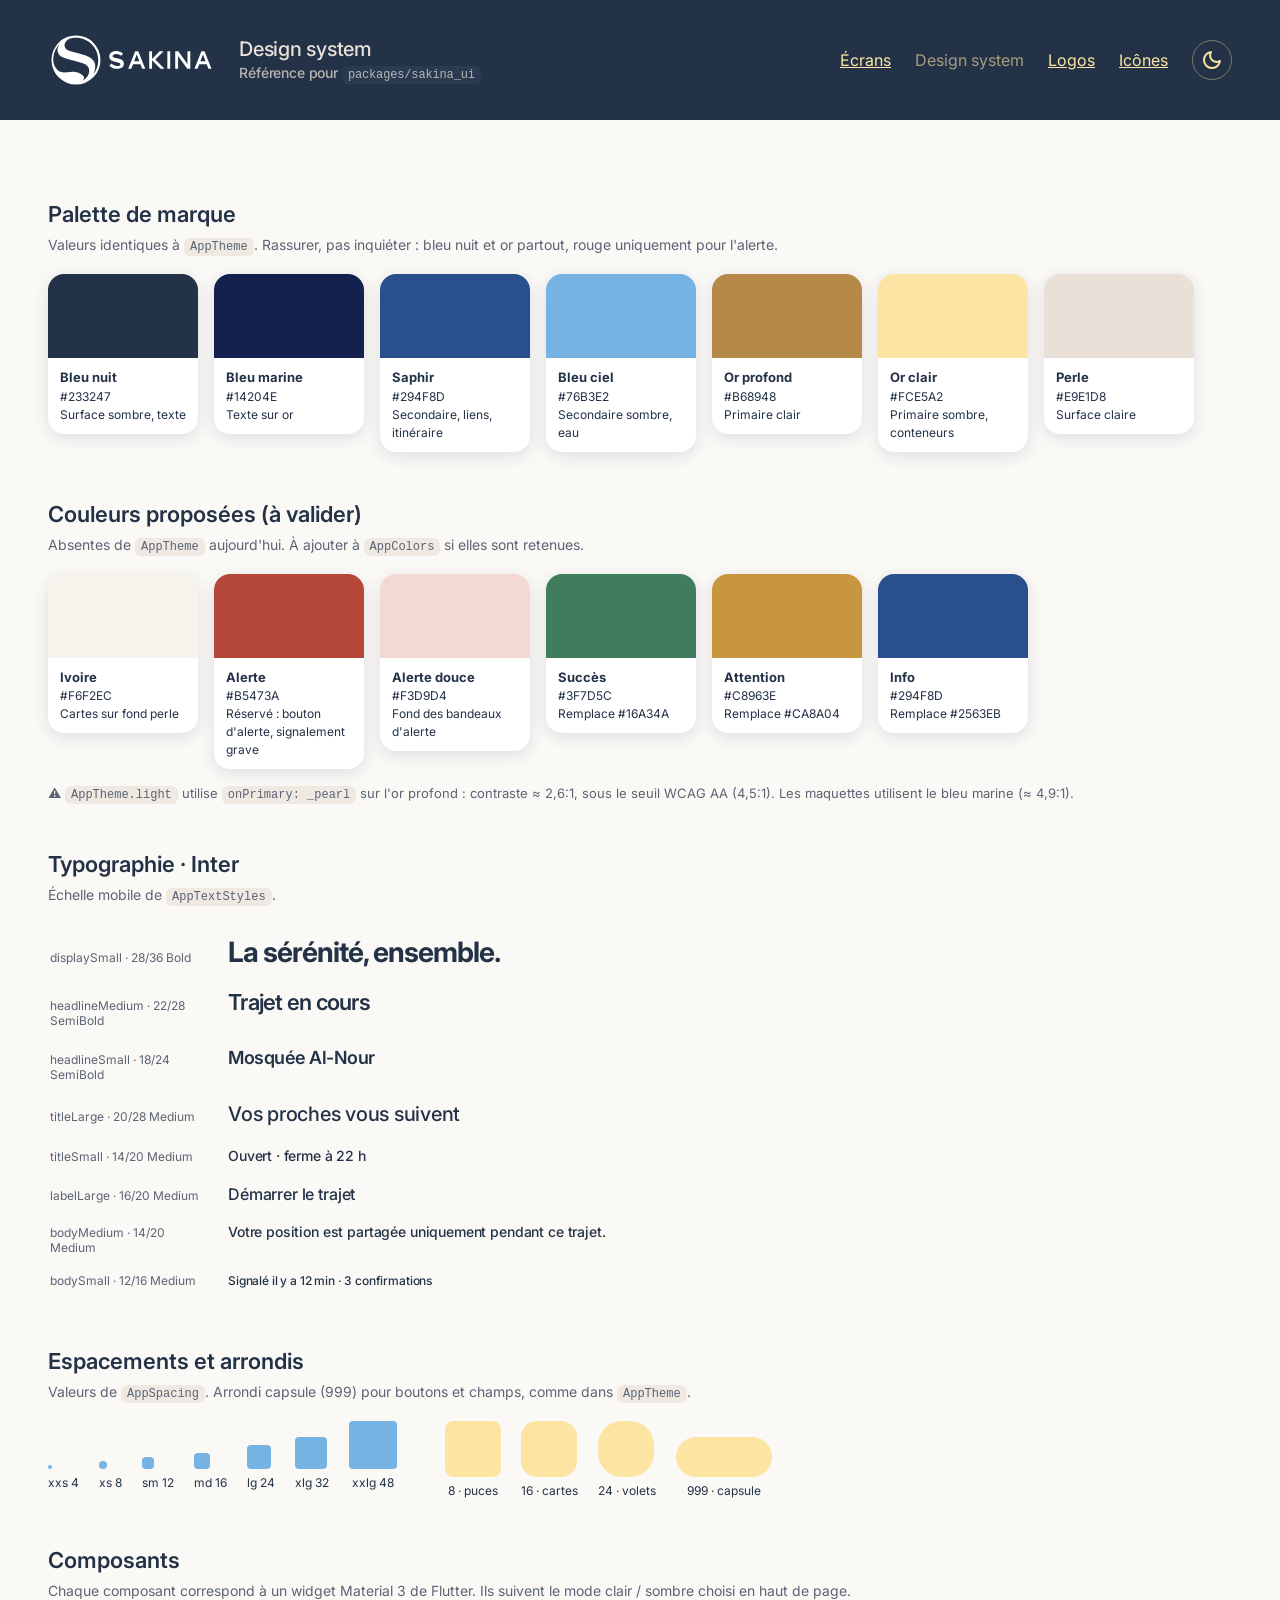
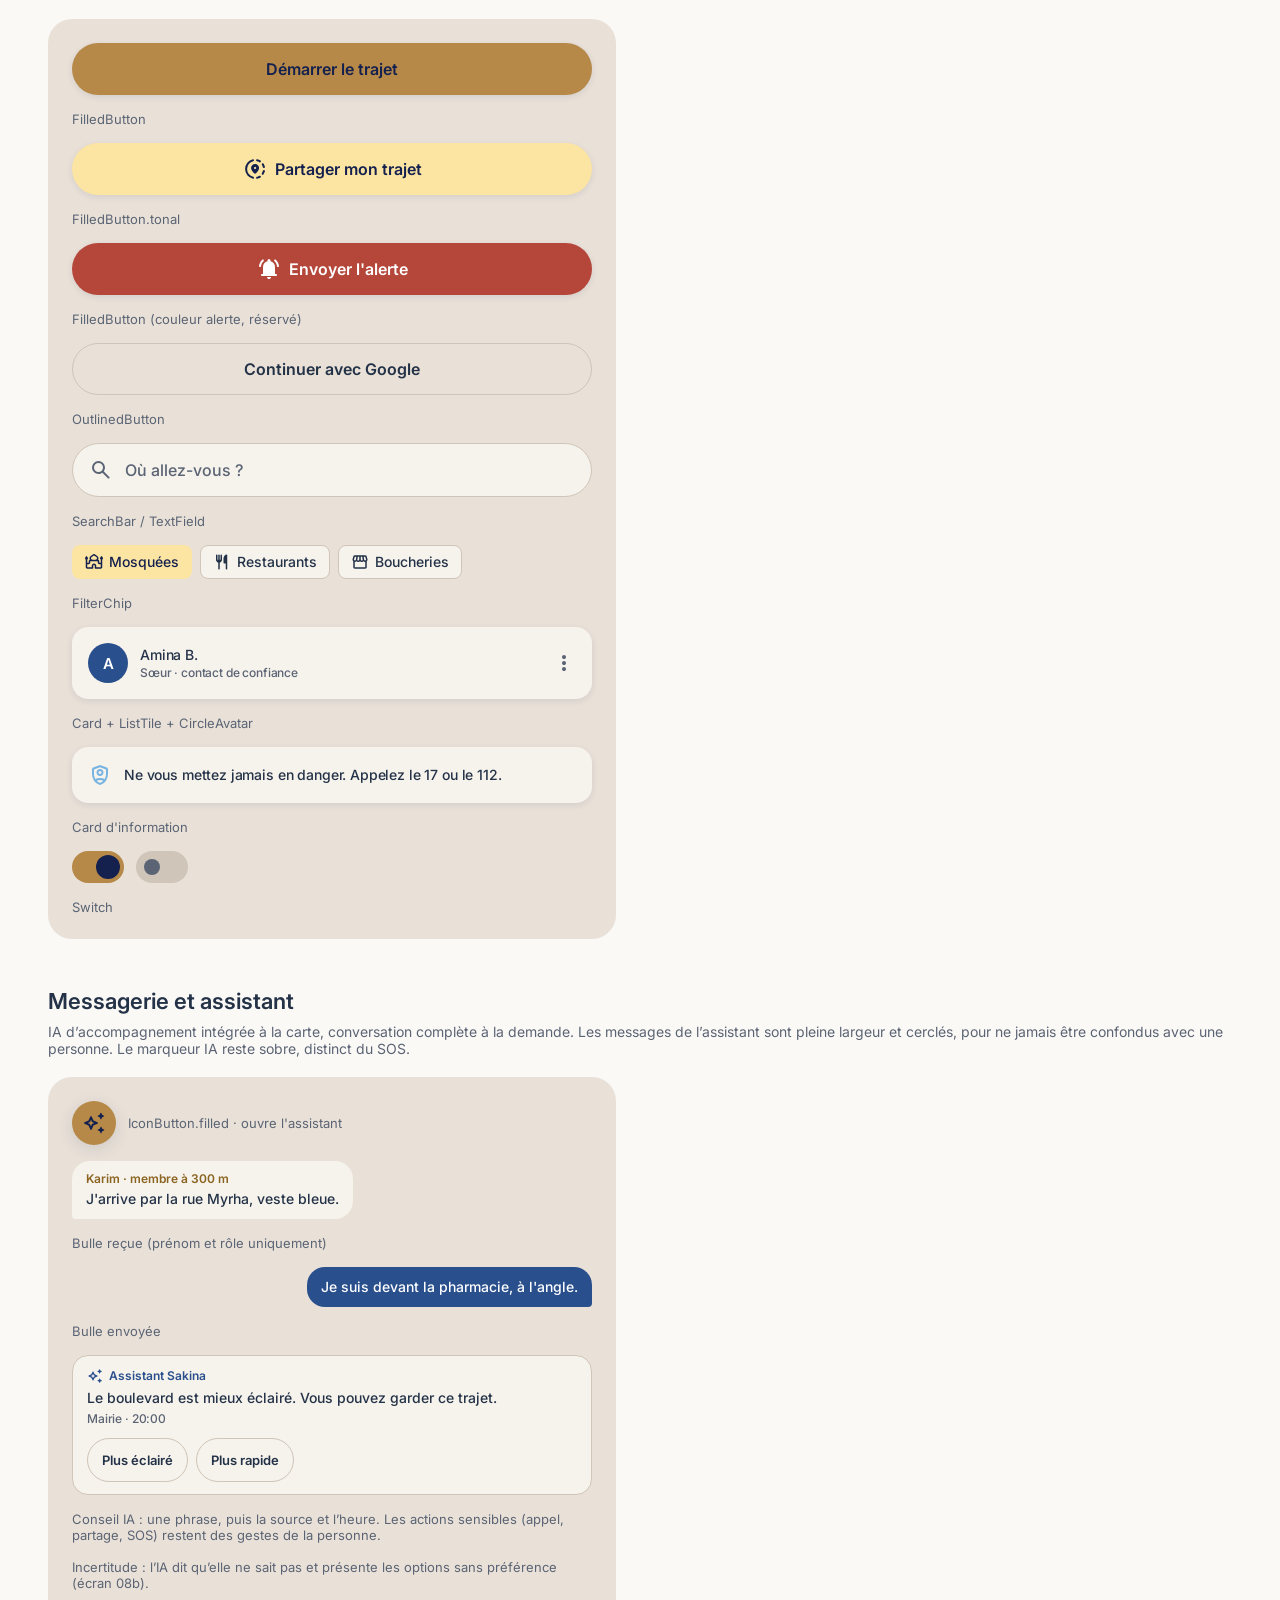
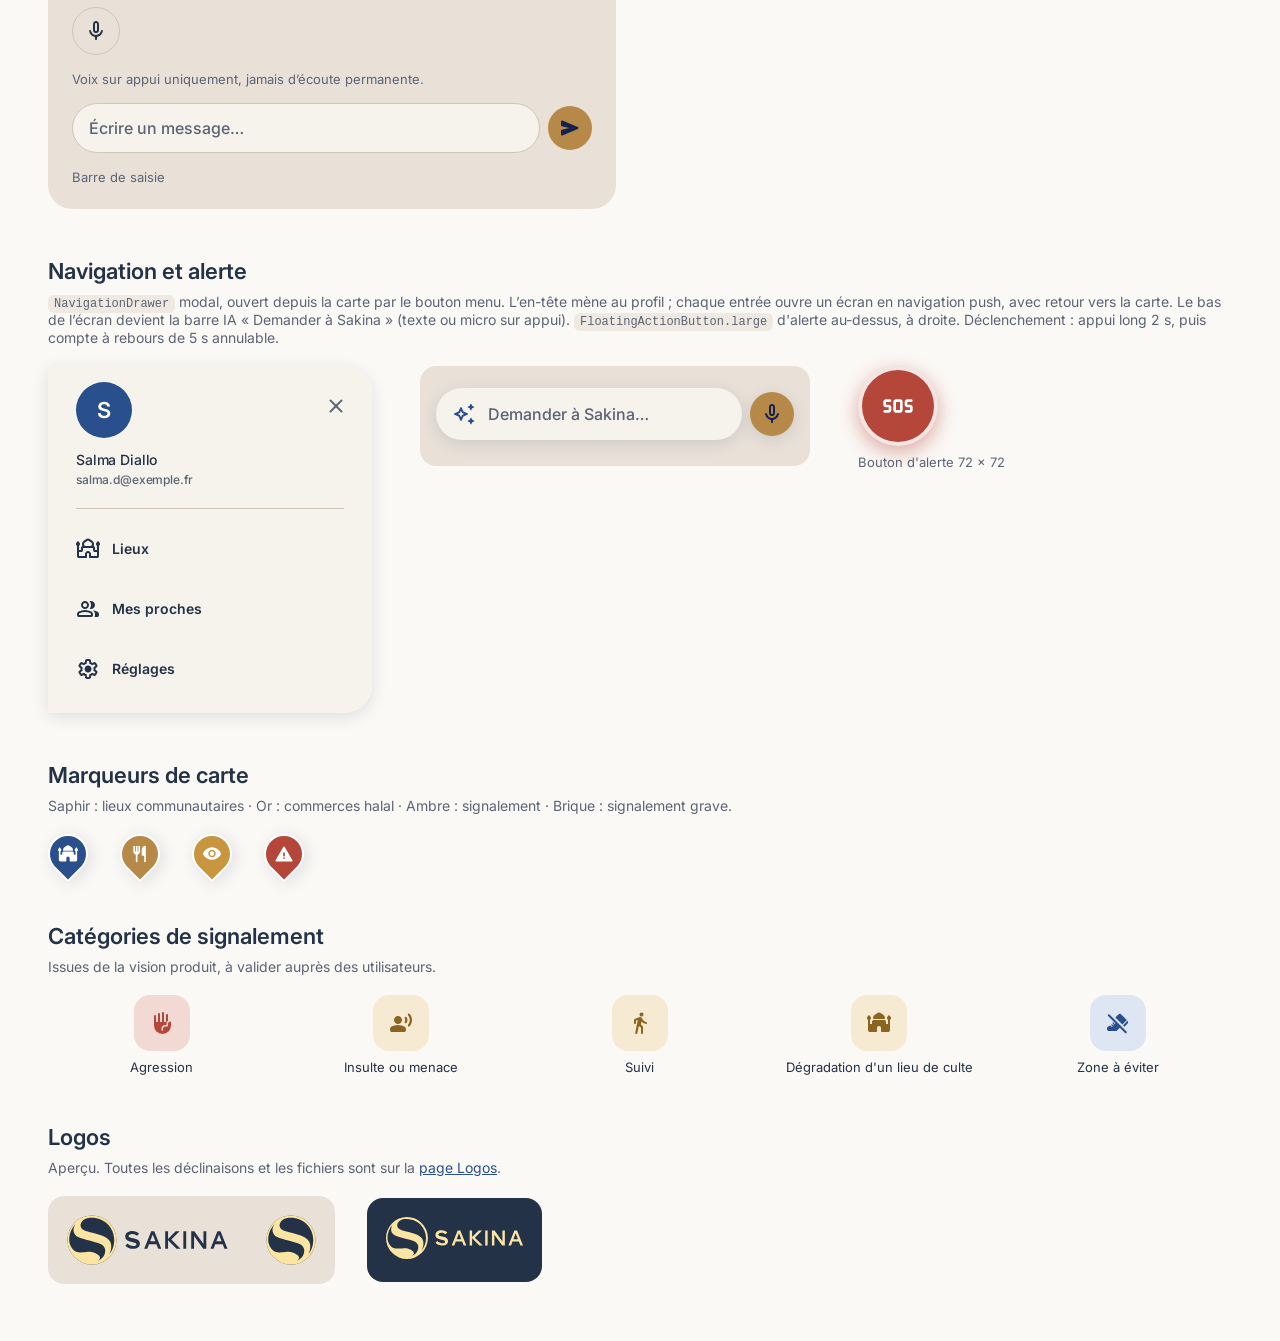
<file: design-system.html>
<!doctype html>
<html lang="fr">
<head>
<meta charset="utf-8">
<meta name="viewport" content="width=device-width, initial-scale=1">
<title>Sakina · Design system</title>
<link rel="icon" href="logos/web/favicon.ico" sizes="any">
<link rel="icon" href="logos/web/favicon.svg" type="image/svg+xml">
<link rel="apple-touch-icon" href="logos/web/apple-touch-icon.png">
<meta name="theme-color" content="#233247">
<link rel="stylesheet" href="tokens.css">
<style>
  body { margin: 0; font-family: Inter, sans-serif; background: var(--page); color: var(--page-text); }
  header { display: flex; align-items: center; gap: 24px; padding: 32px 48px; background: var(--midnight); color: var(--pearl); }
  header img { height: 56px; }
  header nav { margin-left: auto; display: flex; align-items: center; gap: 24px; }
  header nav a { color: var(--gold-light); }
  header nav a[aria-current] { text-decoration: none; opacity: .6; }
  main { padding: 32px 48px 64px; max-width: 1200px; }
  h2 { font: 600 22px/28px Inter, sans-serif; margin: 48px 0 8px; }
  h2 + p { margin: 0 0 20px; color: var(--page-muted); font-size: 14px; }
  .row { display: flex; flex-wrap: wrap; gap: 16px; align-items: flex-start; }
  .swatch { width: 150px; border-radius: 16px; overflow: hidden; background: var(--page-card); box-shadow: var(--shadow); font-size: 12px; }
  .swatch div { height: 84px; }
  .swatch p { margin: 0; padding: 10px 12px; line-height: 1.5; }
  .swatch b { display: block; font-size: 13px; }
  .panel { max-width: 520px; padding: 24px; border-radius: 24px; background: var(--surface); color: var(--on-surface); display: flex; flex-direction: column; gap: 16px; }
  .type td { padding: 8px 16px 8px 0; vertical-align: baseline; }
  .type td:first-child { width: 160px; font-size: 12px; color: var(--page-muted); }
  .space { display: flex; align-items: flex-end; gap: 20px; }
  .space > div > div { background: var(--sky); border-radius: 4px; }
  .space span { display: block; font-size: 12px; margin-top: 6px; text-align: center; }
  code { font-size: 12px; background: var(--code-bg); padding: 2px 6px; border-radius: 6px; }
  .note { font-size: 13px; color: var(--on-surface-muted, var(--page-muted)); } /* panel tokens first, page otherwise */
  .pictos { display: grid; grid-template-columns: repeat(5, 1fr); gap: 12px; }
  .picto { display: flex; flex-direction: column; align-items: center; gap: 8px; text-align: center; font-size: 13px; }
  .picto i { width: 56px; height: 56px; border-radius: 16px; display: grid; place-items: center; }
</style>
</head>
<body>
<header>
  <img src="logos/svg/sakina-horizontal-blanc.svg" alt="Sakina">
  <div><div class="title-l">Design system</div><div class="body-m" style="opacity:.75">Référence pour <code style="background:#2c3d55;color:var(--pearl)">packages/sakina_ui</code></div></div>
  <nav>
    <a href="index.html">Écrans</a>
    <a href="design-system.html" aria-current="page">Design system</a>
    <a href="logos.html">Logos</a>
    <a href="icons.html">Icônes</a>
    <button class="theme-toggle" type="button" aria-label="Mode sombre" aria-pressed="false"><span class="icon" style="--i:url(icons/dark_mode.svg)"></span></button>
  </nav>
</header>
<p data-components-status role="status">Chargement des composants…</p>
<noscript><p>JavaScript est nécessaire pour afficher les composants partagés.</p></noscript>
<main data-components-pending>

  <h2>Palette de marque</h2>
  <p>Valeurs identiques à <code>AppTheme</code>. Rassurer, pas inquiéter : bleu nuit et or partout, rouge uniquement pour l'alerte.</p>
  <div class="row">
    <div class="swatch"><div style="background:var(--midnight)"></div><p><b>Bleu nuit</b>#233247<br>Surface sombre, texte</p></div>
    <div class="swatch"><div style="background:var(--navy)"></div><p><b>Bleu marine</b>#14204E<br>Texte sur or</p></div>
    <div class="swatch"><div style="background:var(--sapphire)"></div><p><b>Saphir</b>#294F8D<br>Secondaire, liens, itinéraire</p></div>
    <div class="swatch"><div style="background:var(--sky)"></div><p><b>Bleu ciel</b>#76B3E2<br>Secondaire sombre, eau</p></div>
    <div class="swatch"><div style="background:var(--gold)"></div><p><b>Or profond</b>#B68948<br>Primaire clair</p></div>
    <div class="swatch"><div style="background:var(--gold-light)"></div><p><b>Or clair</b>#FCE5A2<br>Primaire sombre, conteneurs</p></div>
    <div class="swatch"><div style="background:var(--pearl)"></div><p><b>Perle</b>#E9E1D8<br>Surface claire</p></div>
  </div>

  <h2>Couleurs proposées (à valider)</h2>
  <p>Absentes de <code>AppTheme</code> aujourd'hui. À ajouter à <code>AppColors</code> si elles sont retenues.</p>
  <div class="row">
    <div class="swatch"><div style="background:var(--ivory)"></div><p><b>Ivoire</b>#F6F2EC<br>Cartes sur fond perle</p></div>
    <div class="swatch"><div style="background:var(--alert)"></div><p><b>Alerte</b>#B5473A<br>Réservé : bouton d'alerte, signalement grave</p></div>
    <div class="swatch"><div style="background:var(--alert-soft)"></div><p><b>Alerte douce</b>#F3D9D4<br>Fond des bandeaux d'alerte</p></div>
    <div class="swatch"><div style="background:var(--success)"></div><p><b>Succès</b>#3F7D5C<br>Remplace #16A34A</p></div>
    <div class="swatch"><div style="background:var(--warning)"></div><p><b>Attention</b>#C8963E<br>Remplace #CA8A04</p></div>
    <div class="swatch"><div style="background:var(--info)"></div><p><b>Info</b>#294F8D<br>Remplace #2563EB</p></div>
  </div>
  <p class="note" style="margin-top:16px">⚠ <code>AppTheme.light</code> utilise <code>onPrimary: _pearl</code> sur l'or profond : contraste ≈ 2,6:1, sous le seuil WCAG AA (4,5:1). Les maquettes utilisent le bleu marine (≈ 4,9:1).</p>

  <h2>Typographie · Inter</h2>
  <p>Échelle mobile de <code>AppTextStyles</code>.</p>
  <table class="type">
    <tr><td>displaySmall · 28/36 Bold</td><td class="display-s">La sérénité, ensemble.</td></tr>
    <tr><td>headlineMedium · 22/28 SemiBold</td><td class="headline-m">Trajet en cours</td></tr>
    <tr><td>headlineSmall · 18/24 SemiBold</td><td class="headline-s">Mosquée Al-Nour</td></tr>
    <tr><td>titleLarge · 20/28 Medium</td><td class="title-l">Vos proches vous suivent</td></tr>
    <tr><td>titleSmall · 14/20 Medium</td><td class="title-s">Ouvert · ferme à 22 h</td></tr>
    <tr><td>labelLarge · 16/20 Medium</td><td class="label-l">Démarrer le trajet</td></tr>
    <tr><td>bodyMedium · 14/20 Medium</td><td class="body-m">Votre position est partagée uniquement pendant ce trajet.</td></tr>
    <tr><td>bodySmall · 12/16 Medium</td><td class="body-s">Signalé il y a 12 min · 3 confirmations</td></tr>
  </table>

  <h2>Espacements et arrondis</h2>
  <p>Valeurs de <code>AppSpacing</code>. Arrondi capsule (999) pour boutons et champs, comme dans <code>AppTheme</code>.</p>
  <div class="row" style="gap:48px">
    <div class="space">
      <div><div style="width:4px;height:4px"></div><span>xxs 4</span></div>
      <div><div style="width:8px;height:8px"></div><span>xs 8</span></div>
      <div><div style="width:12px;height:12px"></div><span>sm 12</span></div>
      <div><div style="width:16px;height:16px"></div><span>md 16</span></div>
      <div><div style="width:24px;height:24px"></div><span>lg 24</span></div>
      <div><div style="width:32px;height:32px"></div><span>xlg 32</span></div>
      <div><div style="width:48px;height:48px"></div><span>xxlg 48</span></div>
    </div>
    <div class="space">
      <div><div style="width:56px;height:56px;border-radius:8px;background:var(--gold-light)"></div><span>8 · puces</span></div>
      <div><div style="width:56px;height:56px;border-radius:16px;background:var(--gold-light)"></div><span>16 · cartes</span></div>
      <div><div style="width:56px;height:56px;border-radius:24px;background:var(--gold-light)"></div><span>24 · volets</span></div>
      <div><div style="width:96px;height:40px;border-radius:999px;background:var(--gold-light)"></div><span>999 · capsule</span></div>
    </div>
  </div>

  <h2>Composants</h2>
  <p>Chaque composant correspond à un widget Material 3 de Flutter. Ils suivent le mode clair / sombre choisi en haut de page.</p>
  <div class="panel light" data-auto-theme>
    <button class="btn block">Démarrer le trajet</button>
    <div class="note">FilledButton</div>
    <button class="btn tonal block"><span class="icon" style="--i:url(icons/share_location.svg)"></span>Partager mon trajet</button>
    <div class="note">FilledButton.tonal</div>
    <button class="btn alert block"><span class="icon fill" style="--i:url(icons/notifications_active-fill.svg)"></span>Envoyer l'alerte</button>
    <div class="note">FilledButton (couleur alerte, réservé)</div>
    <button class="btn outline block">Continuer avec Google</button>
    <div class="note">OutlinedButton</div>
    <div class="input"><span class="icon" style="--i:url(icons/search.svg)"></span>Où allez-vous ?</div>
    <div class="note">SearchBar / TextField</div>
    <div class="row" style="gap:8px"><span class="chip selected"><span class="icon" style="--i:url(icons/mosque.svg)"></span>Mosquées</span><span class="chip"><span class="icon" style="--i:url(icons/restaurant.svg)"></span>Restaurants</span><span class="chip"><span class="icon" style="--i:url(icons/storefront.svg)"></span>Boucheries</span></div>
    <div class="note">FilterChip</div>
    <div class="card" style="display:flex;gap:12px;align-items:center"><div class="avatar">A</div><div style="flex:1"><div class="title-s">Amina B.</div><div class="body-s muted">Sœur · contact de confiance</div></div><span class="icon muted" style="--i:url(icons/more_vert.svg)"></span></div>
    <div class="note">Card + ListTile + CircleAvatar</div>
    <div class="card" style="display:flex;gap:12px;align-items:center"><span class="icon" style="--i:url(icons/shield_person.svg);color:var(--sky)"></span><div class="body-m">Ne vous mettez jamais en danger. Appelez le 17 ou le 112.</div></div>
    <div class="note">Card d'information</div>
    <div style="display:flex;gap:12px;align-items:center"><div class="switch on"></div><div class="switch"></div></div>
    <div class="note">Switch</div>
  </div>

  <h2>Messagerie et assistant</h2>
  <p>IA d’accompagnement intégrée à la carte, conversation complète à la demande. Les messages de l’assistant sont pleine largeur et cerclés, pour ne jamais être confondus avec une personne. Le marqueur IA reste sobre, distinct du SOS.</p>
  <div class="panel light" data-auto-theme>
    <div style="display:flex;gap:12px;align-items:center"><div data-component="ai-btn"></div><div class="note">IconButton.filled · ouvre l'assistant</div></div>
    <div class="bubble"><span class="from">Karim · membre à 300 m</span>J'arrive par la rue Myrha, veste bleue.</div>
    <div class="note">Bulle reçue (prénom et rôle uniquement)</div>
    <div class="bubble mine">Je suis devant la pharmacie, à l'angle.</div>
    <div class="note">Bulle envoyée</div>
    <div data-component="ai-msg"><span slot="message">Le boulevard est mieux éclairé. Vous pouvez garder ce trajet.<br><span class="body-s muted">Mairie · 20:00</span></span><div slot="actions"><button class="btn outline" style="height:44px">Plus éclairé</button><button class="btn outline" style="height:44px">Plus rapide</button></div></div>
    <div class="note">Conseil IA : une phrase, puis la source et l’heure. Les actions sensibles (appel, partage, SOS) restent des gestes de la personne.</div>
    <div class="note">Incertitude : l’IA dit qu’elle ne sait pas et présente les options sans préférence (écran 08b).</div>
    <button class="btn outline" aria-label="Appuyer pour parler à l’assistant" style="height:48px;width:48px;padding:0"><span class="icon" style="--i:url(icons/mic.svg)"></span></button>
    <div class="note">Voix sur appui uniquement, jamais d’écoute permanente.</div>
    <div data-component="composer" data-placeholder="Écrire un message…"></div>
    <div class="note">Barre de saisie</div>
  </div>

  <h2>Navigation et alerte</h2>
  <p><code>NavigationDrawer</code> modal, ouvert depuis la carte par le bouton menu. L’en-tête mène au profil ; chaque entrée ouvre un écran en navigation push, avec retour vers la carte. Le bas de l’écran devient la barre IA « Demander à Sakina » (texte ou micro sur appui). <code>FloatingActionButton.large</code> d'alerte au-dessus, à droite. Déclenchement : appui long 2 s, puis compte à rebours de 5 s annulable.</p>
  <div class="row" style="align-items:flex-start;gap:48px">
    <div class="light" data-auto-theme style="border-radius:0 28px 28px 0;overflow:hidden;box-shadow:var(--shadow)"><div data-component="drawer"></div></div>
    <div class="light" data-auto-theme style="width:390px;border-radius:16px;background:var(--surface);padding-top:16px"><div data-component="ai-bar"></div></div>
    <div style="text-align:center"><div data-component="sos"></div><div class="note" style="margin-top:8px">Bouton d'alerte 72 × 72</div></div>
  </div>

  <h2>Marqueurs de carte</h2>
  <p>Saphir : lieux communautaires · Or : commerces halal · Ambre : signalement · Brique : signalement grave.</p>
  <div class="row" style="gap:32px">
    <div class="marker place"><span class="icon fill" style="--i:url(icons/mosque-fill.svg)"></span></div>
    <div class="marker halal"><span class="icon fill" style="--i:url(icons/restaurant-fill.svg)"></span></div>
    <div class="marker report"><span class="icon fill" style="--i:url(icons/visibility-fill.svg)"></span></div>
    <div class="marker severe"><span class="icon fill" style="--i:url(icons/warning-fill.svg)"></span></div>
  </div>

  <h2>Catégories de signalement</h2>
  <p>Issues de la vision produit, à valider auprès des utilisateurs.</p>
  <div class="pictos">
    <div class="picto"><i style="background:var(--alert-soft);color:var(--alert)"><span class="icon fill" style="--i:url(icons/front_hand-fill.svg)"></span></i>Agression</div>
    <div class="picto"><i style="background:#f6ead2;color:#8a6420"><span class="icon fill" style="--i:url(icons/record_voice_over-fill.svg)"></span></i>Insulte ou menace</div>
    <div class="picto"><i style="background:#f6ead2;color:#8a6420"><span class="icon fill" style="--i:url(icons/directions_walk-fill.svg)"></span></i>Suivi</div>
    <div class="picto"><i style="background:#f6ead2;color:#8a6420"><span class="icon fill" style="--i:url(icons/mosque-fill.svg)"></span></i>Dégradation d'un lieu de culte</div>
    <div class="picto"><i style="background:#dde6f2;color:var(--sapphire)"><span class="icon fill" style="--i:url(icons/do_not_step-fill.svg)"></span></i>Zone à éviter</div>
  </div>

  <h2>Logos</h2>
  <p>Aperçu. Toutes les déclinaisons et les fichiers sont sur la <a href="logos.html">page Logos</a>.</p>
  <div class="row" style="gap:32px;align-items:center">
    <div style="background:var(--pearl);padding:16px;border-radius:16px;display:flex;gap:32px"><img src="logos/svg/sakina-horizontal-bicolore.svg" alt="" height="56"><img src="logos/svg/sakina-symbole-bicolore.svg" alt="" height="56"></div>
    <div style="background:var(--midnight);padding:16px;border-radius:16px"><img src="logos/svg/sakina-horizontal-or.svg" alt="" height="48"></div>
  </div>
</main>
<!-- Source unique des composites, utilisée ici et dans index.html par components.js. -->
<template data-component-template="status"><div class="status"><span data-param="time">9:41</span><span class="icons"><span class="icon" style="--i:url(icons/signal_cellular_alt.svg)"></span><span class="icon" style="--i:url(icons/wifi.svg)"></span><span class="icon" style="--i:url(icons/battery_full.svg)"></span></span></div></template>
<template data-component-template="home-ind"><div class="home-ind"></div></template>
<template data-component-template="drawer"><nav class="drawer" aria-label="Navigation principale">
  <div class="drawer-head"><a class="drawer-user" href="#profil" aria-label="Voir mon profil"><div class="avatar" data-param="initial">S</div><div class="title-s" data-param="name">Salma Diallo</div><div class="body-s muted" data-param="email">salma.d@exemple.fr</div></a><a class="drawer-close" href="#carte" aria-label="Fermer le menu"><span class="icon" style="--i:url(icons/close.svg)"></span></a></div>
  <div class="divider" style="margin:0 16px 8px"></div>
  <a class="item" href="#lieux"><span class="icon" style="--i:url(icons/mosque.svg)"></span>Lieux</a>
  <a class="item" href="#proches"><span class="icon" style="--i:url(icons/group.svg)"></span>Mes proches</a>
  <a class="item" href="#profil"><span class="icon" style="--i:url(icons/settings.svg)"></span>Réglages</a>
</nav></template>
<template data-component-template="ai-bar"><div class="ai-bar"><div class="input"><span class="icon" style="--i:url(icons/auto_awesome.svg)"></span>Demander à Sakina…</div><div class="ai-btn" aria-label="Appuyer pour parler à l’assistant"><span class="icon" style="--i:url(icons/mic.svg)"></span></div></div></template>
<template data-component-template="sos"><div class="sos"><span class="icon fill" style="--i:url(icons/sos-fill.svg)"></span></div></template>
<template data-component-template="fab-sos"><div class="fab-sos"><div data-component="sos"></div></div></template>
<template data-component-template="ai-btn"><div class="ai-btn"><span class="icon" style="--i:url(icons/auto_awesome.svg)"></span></div></template>
<template data-component-template="composer"><div class="composer"><div class="input" data-param="placeholder">Écrire un message…</div><div class="send"><span class="icon fill" style="--i:url(icons/send-fill.svg)"></span></div></div></template>
<template data-component-template="ai-msg"><div class="ai-msg"><div class="from"><span class="icon" style="--i:url(icons/auto_awesome.svg)"></span>Assistant Sakina</div><slot name="message"></slot><div class="actions"><slot name="actions"></slot></div></div></template>
<script src="theme.js"></script>
<script src="components.js"></script>
</body>
</html>
</file>
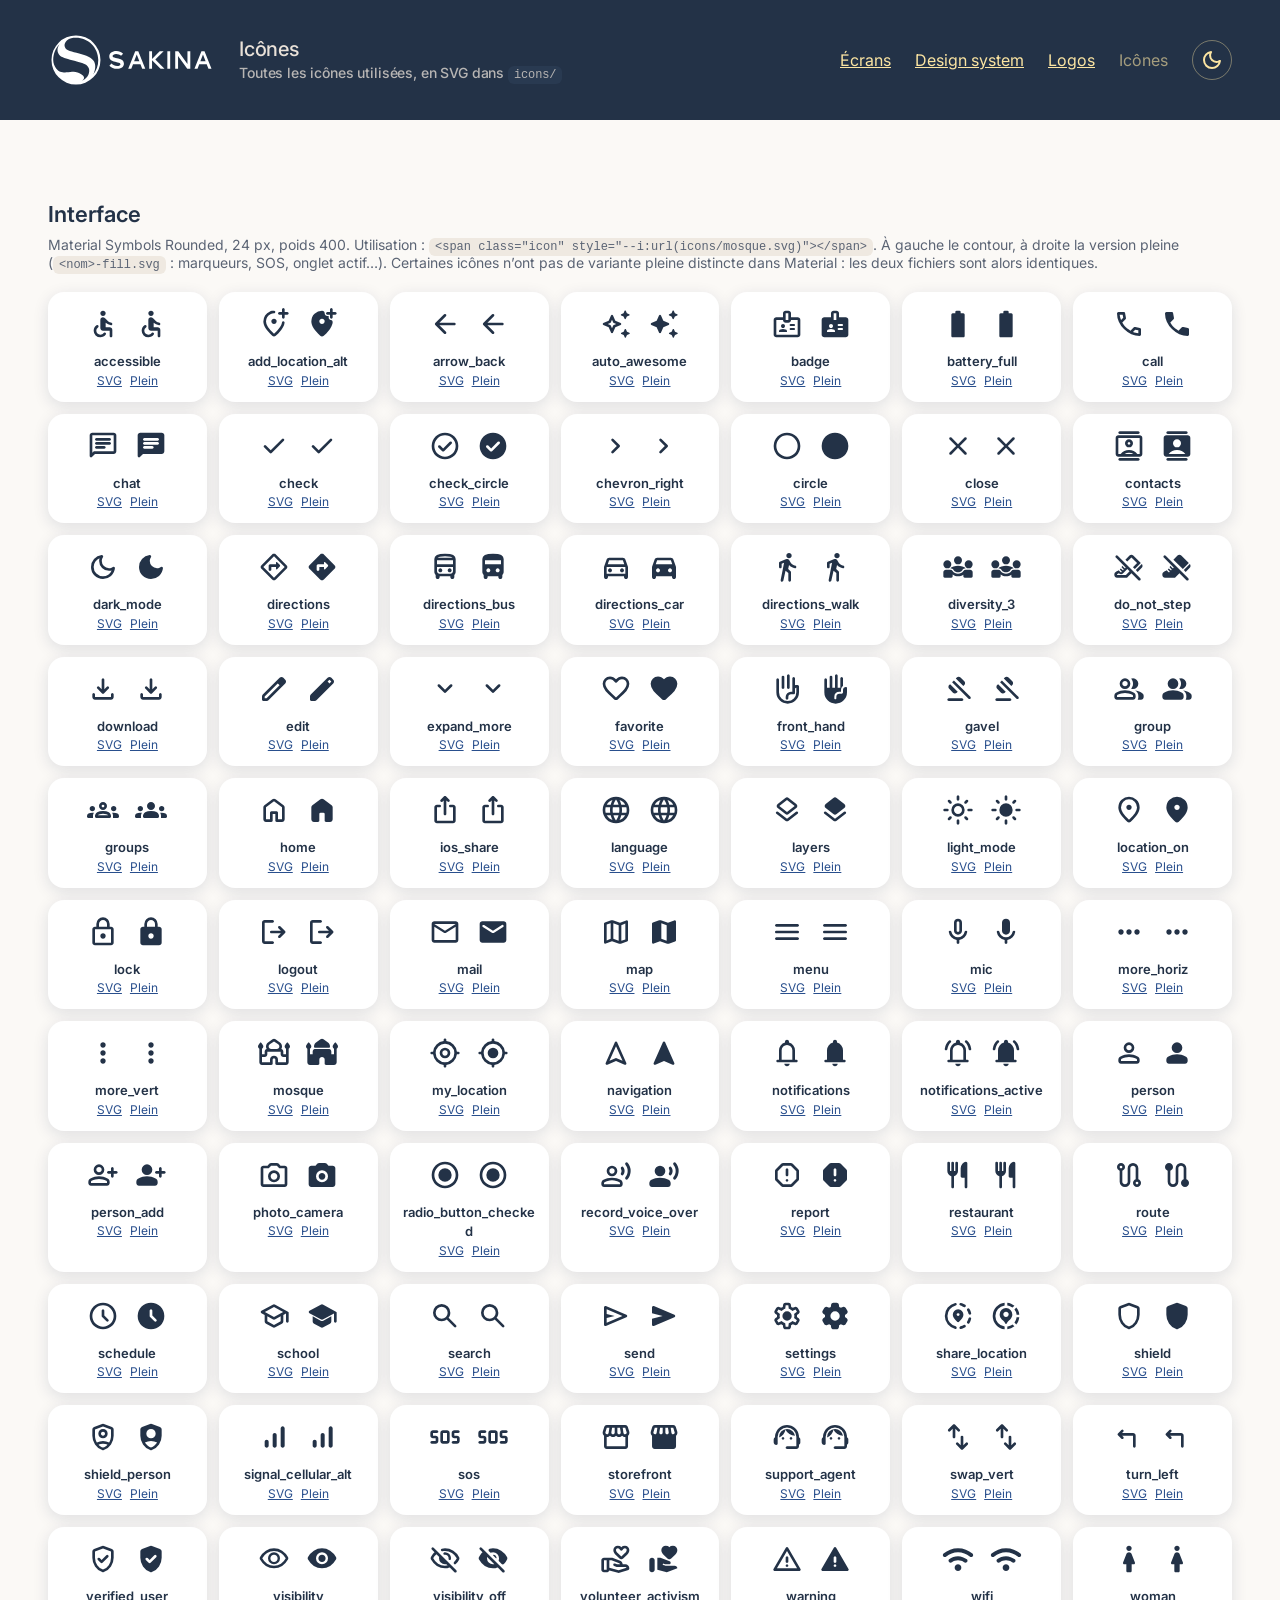
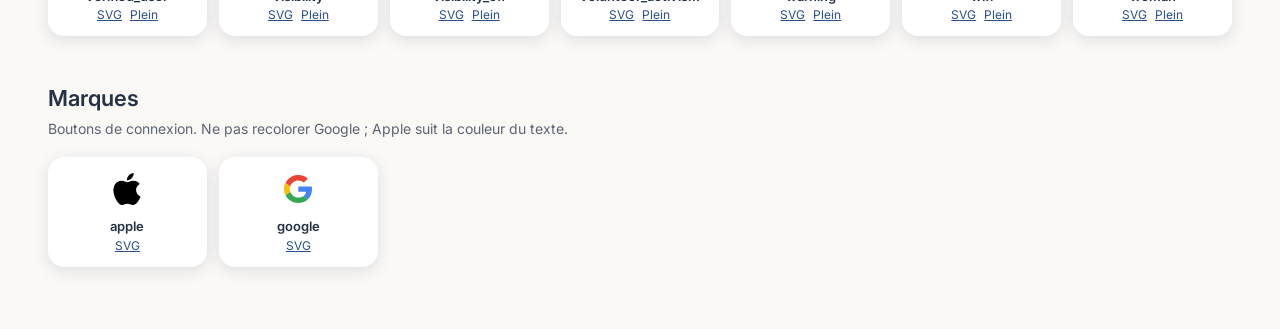
<file: icons.html>
<!doctype html>
<html lang="fr">
<head>
<meta charset="utf-8">
<meta name="viewport" content="width=device-width, initial-scale=1">
<title>Sakina · Icônes</title>
<link rel="icon" href="logos/web/favicon.ico" sizes="any">
<link rel="icon" href="logos/web/favicon.svg" type="image/svg+xml">
<link rel="apple-touch-icon" href="logos/web/apple-touch-icon.png">
<meta name="theme-color" content="#233247">
<link rel="stylesheet" href="tokens.css">
<style>
  body { margin: 0; font-family: Inter, sans-serif; background: var(--page); color: var(--page-text); }
  header { display: flex; align-items: center; gap: 24px; padding: 32px 48px; background: var(--midnight); color: var(--pearl); }
  header img { height: 56px; }
  header nav { margin-left: auto; display: flex; align-items: center; gap: 24px; }
  header nav a { color: var(--gold-light); }
  header nav a[aria-current] { text-decoration: none; opacity: .6; }
  main { padding: 32px 48px 64px; max-width: 1200px; }
  h2 { font: 600 22px/28px Inter, sans-serif; margin: 48px 0 8px; }
  h2 + p { margin: 0 0 20px; color: var(--page-muted); font-size: 14px; }
  code { font-size: 12px; background: var(--code-bg); padding: 2px 6px; border-radius: 6px; }
  .grid { display: grid; grid-template-columns: repeat(auto-fill, minmax(150px, 1fr)); gap: 12px; }
  figure { margin: 0; border-radius: 16px; background: var(--page-card); box-shadow: var(--shadow); padding: 16px 12px 12px; text-align: center; }
  figure > div { display: flex; justify-content: center; gap: 16px; height: 32px; }
  figure .icon { font-size: 32px; }
  figure img { width: 32px; height: 32px; }
  [data-theme="dark"] .apple { filter: none; }
  .apple { filter: brightness(0); }
  figcaption { margin-top: 12px; font-size: 12px; line-height: 1.5; word-break: break-word; }
  figcaption b { display: block; font-size: 13px; font-weight: 600; }
  figcaption a { margin: 0 4px; }
</style>
</head>
<body>
<header>
  <img src="logos/svg/sakina-horizontal-blanc.svg" alt="Sakina">
  <div><div class="title-l">Icônes</div><div class="body-m" style="opacity:.75">Toutes les icônes utilisées, en SVG dans <code style="background:#2c3d55;color:var(--pearl)">icons/</code></div></div>
  <nav>
    <a href="index.html">Écrans</a>
    <a href="design-system.html">Design system</a>
    <a href="logos.html">Logos</a>
    <a href="icons.html" aria-current="page">Icônes</a>
    <button class="theme-toggle" type="button" aria-label="Mode sombre" aria-pressed="false"><span class="icon" style="--i:url(icons/dark_mode.svg)"></span></button>
  </nav>
</header>
<main>

  <h2>Interface</h2>
  <p>Material Symbols Rounded, 24 px, poids 400. Utilisation : <code>&lt;span class="icon" style="--i:url(icons/mosque.svg)"&gt;&lt;/span&gt;</code>. À gauche le contour, à droite la version pleine (<code>&lt;nom&gt;-fill.svg</code> : marqueurs, SOS, onglet actif…). Certaines icônes n’ont pas de variante pleine distincte dans Material : les deux fichiers sont alors identiques.</p>
  <div class="grid" id="ui"></div>

  <h2>Marques</h2>
  <p>Boutons de connexion. Ne pas recolorer Google ; Apple suit la couleur du texte.</p>
  <div class="grid">
    <figure><div><img class="apple" src="icons/apple.svg" alt=""></div><figcaption><b>apple</b><a href="icons/apple.svg" download>SVG</a></figcaption></figure>
    <figure><div><img src="icons/google.svg" alt=""></div><figcaption><b>google</b><a href="icons/google.svg" download>SVG</a></figcaption></figure>
  </div>

</main>
<script>
  // Keep in sync with icons/ (one <name>.svg each, plus <name>-fill.svg)
  const icons = "accessible add_location_alt arrow_back auto_awesome badge battery_full call chat check check_circle chevron_right circle close contacts dark_mode directions directions_bus directions_car directions_walk diversity_3 do_not_step download edit expand_more favorite front_hand gavel group groups home ios_share language layers light_mode location_on lock logout mail map menu mic more_horiz more_vert mosque my_location navigation notifications notifications_active person person_add photo_camera radio_button_checked record_voice_over report restaurant route schedule school search send settings share_location shield shield_person signal_cellular_alt sos storefront support_agent swap_vert turn_left verified_user visibility visibility_off volunteer_activism warning wifi woman".split(" ");
  const glyph = (file) => `<span class="icon" style="--i:url(icons/${file})"></span>`;
  document.getElementById("ui").innerHTML = icons.map((n) =>
    `<figure><div>${glyph(n + ".svg")}${glyph(n + "-fill.svg")}</div>` +
    `<figcaption><b>${n}</b><a href="icons/${n}.svg" download>SVG</a><a href="icons/${n}-fill.svg" download>Plein</a></figcaption></figure>`
  ).join("");
</script>
<script src="theme.js"></script>
</body>
</html>
</file>
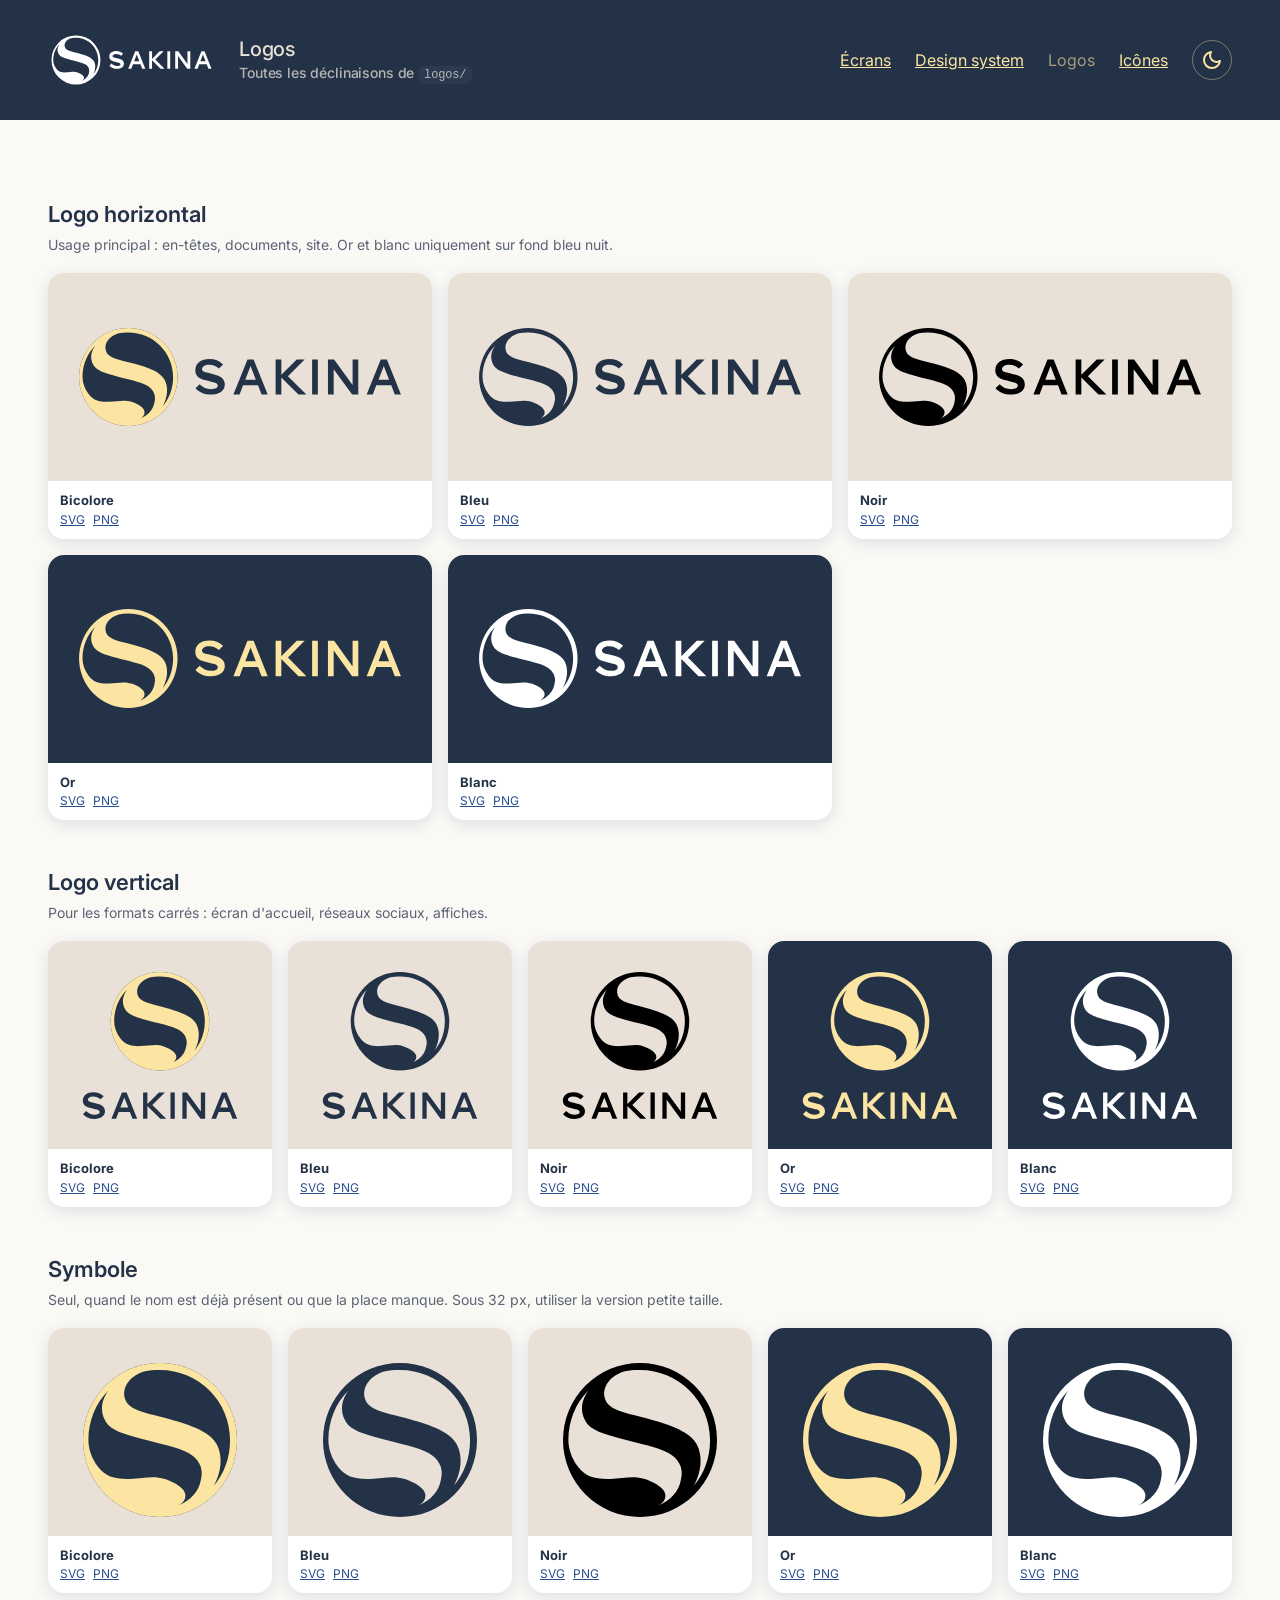
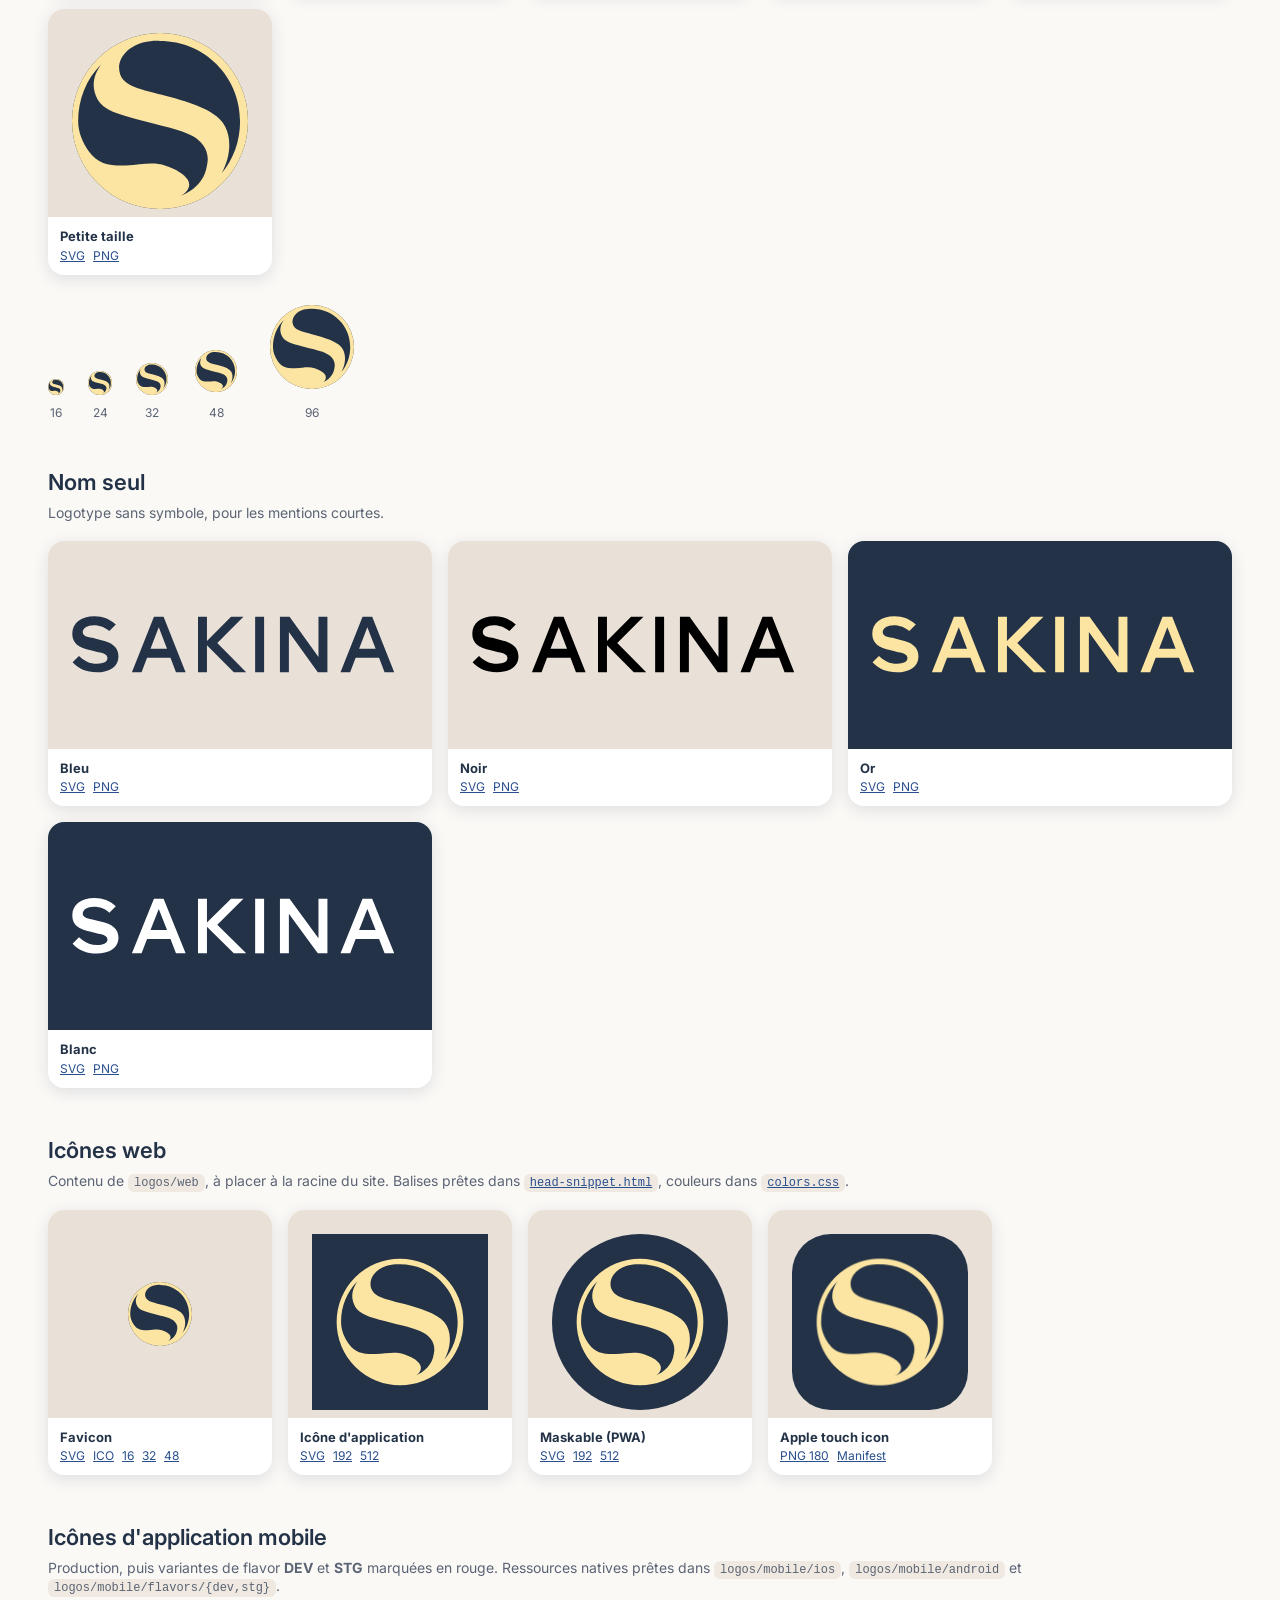
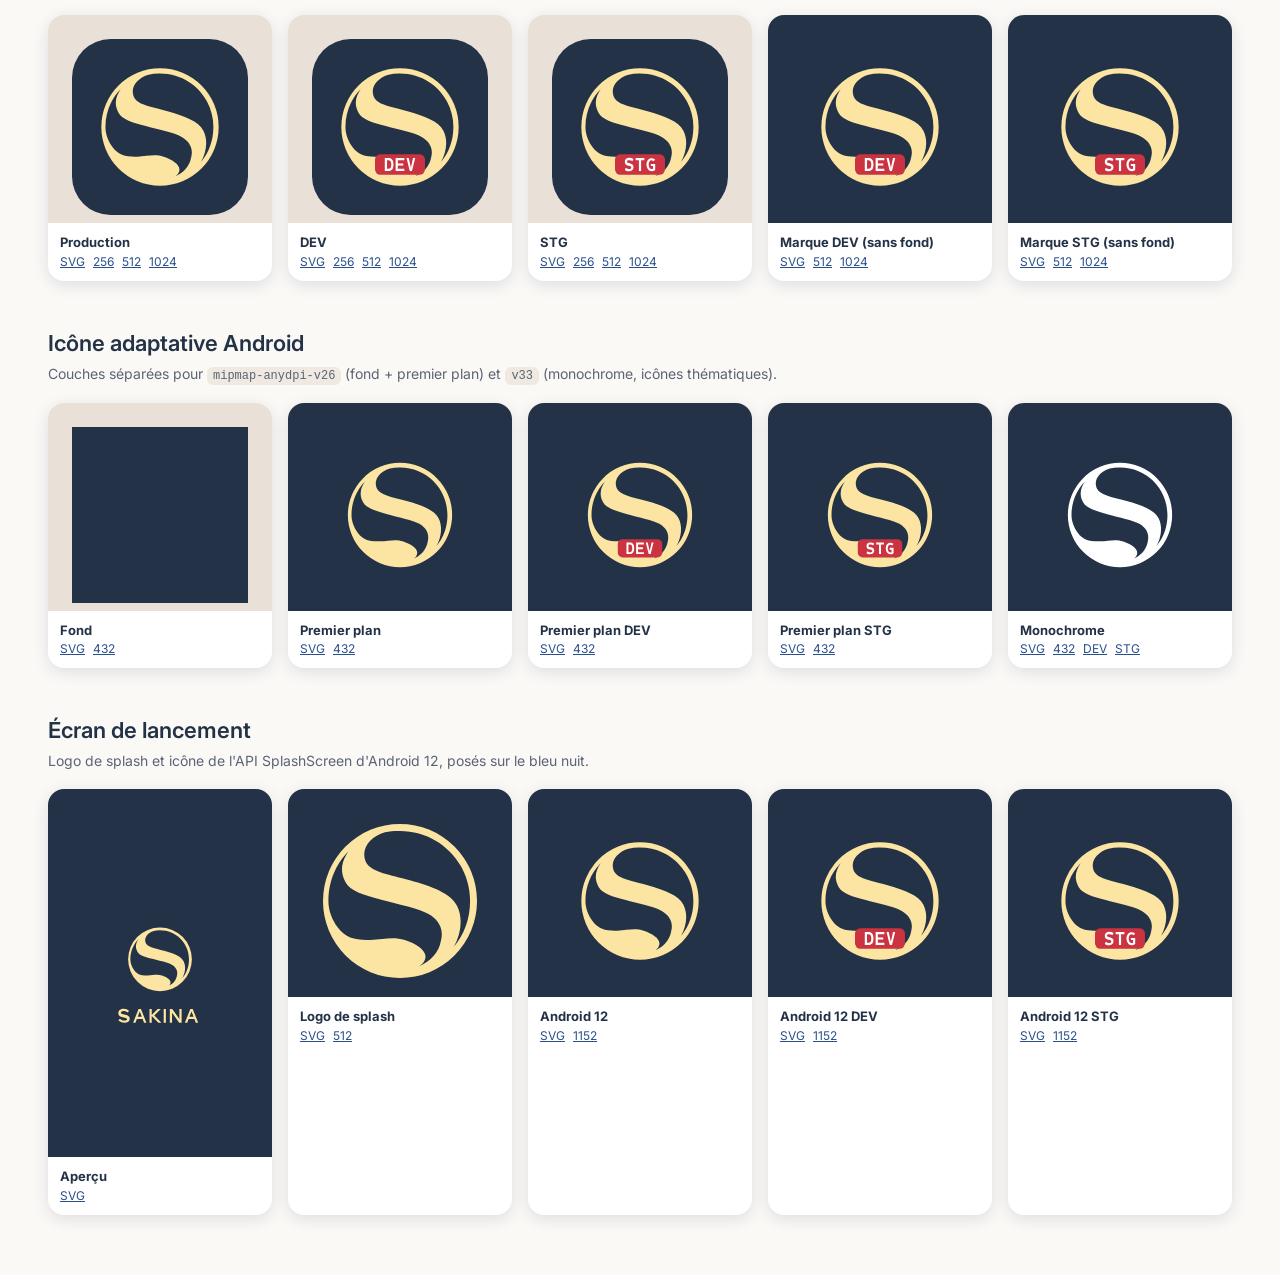
<file: logos.html>
<!doctype html>
<html lang="fr">
<head>
<meta charset="utf-8">
<meta name="viewport" content="width=device-width, initial-scale=1">
<title>Sakina · Logos</title>
<link rel="icon" href="logos/web/favicon.ico" sizes="any">
<link rel="icon" href="logos/web/favicon.svg" type="image/svg+xml">
<link rel="apple-touch-icon" href="logos/web/apple-touch-icon.png">
<meta name="theme-color" content="#233247">
<link rel="stylesheet" href="tokens.css">
<style>
  body { margin: 0; font-family: Inter, sans-serif; background: var(--page); color: var(--page-text); }
  header { display: flex; align-items: center; gap: 24px; padding: 32px 48px; background: var(--midnight); color: var(--pearl); }
  header img { height: 56px; }
  header nav { margin-left: auto; display: flex; align-items: center; gap: 24px; }
  header nav a { color: var(--gold-light); }
  header nav a[aria-current] { text-decoration: none; opacity: .6; }
  main { padding: 32px 48px 64px; max-width: 1200px; }
  h2 { font: 600 22px/28px Inter, sans-serif; margin: 48px 0 8px; }
  h2 + p { margin: 0 0 20px; color: var(--page-muted); font-size: 14px; }
  code { font-size: 12px; background: var(--code-bg); padding: 2px 6px; border-radius: 6px; }
  .grid { display: grid; grid-template-columns: repeat(auto-fill, minmax(220px, 1fr)); gap: 16px; }
  .grid.wide { grid-template-columns: repeat(auto-fill, minmax(320px, 1fr)); }
  figure { margin: 0; border-radius: 16px; overflow: hidden; background: var(--page-card); box-shadow: var(--shadow); }
  figure > div { height: 160px; display: grid; place-items: center; padding: 24px; background: var(--pearl); }
  figure > div.dark { background: var(--midnight); }
  figure img { max-width: 100%; max-height: 100%; }
  figcaption { padding: 10px 12px; font-size: 12px; line-height: 1.5; }
  figcaption b { display: block; font-size: 13px; }
  figcaption a { margin-right: 8px; }
  .sizes { display: flex; align-items: flex-end; gap: 24px; flex-wrap: wrap; }
  .sizes span { display: block; font-size: 12px; text-align: center; margin-top: 6px; color: var(--page-muted); }
</style>
</head>
<body>
<header>
  <img src="logos/svg/sakina-horizontal-blanc.svg" alt="Sakina">
  <div><div class="title-l">Logos</div><div class="body-m" style="opacity:.75">Toutes les déclinaisons de <code style="background:#2c3d55;color:var(--pearl)">logos/</code></div></div>
  <nav>
    <a href="index.html">Écrans</a>
    <a href="design-system.html">Design system</a>
    <a href="logos.html" aria-current="page">Logos</a>
    <a href="icons.html">Icônes</a>
    <button class="theme-toggle" type="button" aria-label="Mode sombre" aria-pressed="false"><span class="icon" style="--i:url(icons/dark_mode.svg)"></span></button>
  </nav>
</header>
<main>

  <h2>Logo horizontal</h2>
  <p>Usage principal : en-têtes, documents, site. Or et blanc uniquement sur fond bleu nuit.</p>
  <div class="grid wide">
    <figure><div><img src="logos/svg/sakina-horizontal-bicolore.svg" alt="Sakina horizontal bicolore"></div><figcaption><b>Bicolore</b><a href="logos/svg/sakina-horizontal-bicolore.svg" download>SVG</a><a href="logos/png/sakina-horizontal-bicolore.png" download>PNG</a></figcaption></figure>
    <figure><div><img src="logos/svg/sakina-horizontal-bleu.svg" alt="Sakina horizontal bleu"></div><figcaption><b>Bleu</b><a href="logos/svg/sakina-horizontal-bleu.svg" download>SVG</a><a href="logos/png/sakina-horizontal-bleu.png" download>PNG</a></figcaption></figure>
    <figure><div><img src="logos/svg/sakina-horizontal-noir.svg" alt="Sakina horizontal noir"></div><figcaption><b>Noir</b><a href="logos/svg/sakina-horizontal-noir.svg" download>SVG</a><a href="logos/png/sakina-horizontal-noir.png" download>PNG</a></figcaption></figure>
    <figure><div class="dark"><img src="logos/svg/sakina-horizontal-or.svg" alt="Sakina horizontal or"></div><figcaption><b>Or</b><a href="logos/svg/sakina-horizontal-or.svg" download>SVG</a><a href="logos/png/sakina-horizontal-or.png" download>PNG</a></figcaption></figure>
    <figure><div class="dark"><img src="logos/svg/sakina-horizontal-blanc.svg" alt="Sakina horizontal blanc"></div><figcaption><b>Blanc</b><a href="logos/svg/sakina-horizontal-blanc.svg" download>SVG</a><a href="logos/png/sakina-horizontal-blanc.png" download>PNG</a></figcaption></figure>
  </div>

  <h2>Logo vertical</h2>
  <p>Pour les formats carrés : écran d'accueil, réseaux sociaux, affiches.</p>
  <div class="grid">
    <figure><div><img src="logos/svg/sakina-vertical-bicolore.svg" alt="Sakina vertical bicolore"></div><figcaption><b>Bicolore</b><a href="logos/svg/sakina-vertical-bicolore.svg" download>SVG</a><a href="logos/png/sakina-vertical-bicolore.png" download>PNG</a></figcaption></figure>
    <figure><div><img src="logos/svg/sakina-vertical-bleu.svg" alt="Sakina vertical bleu"></div><figcaption><b>Bleu</b><a href="logos/svg/sakina-vertical-bleu.svg" download>SVG</a><a href="logos/png/sakina-vertical-bleu.png" download>PNG</a></figcaption></figure>
    <figure><div><img src="logos/svg/sakina-vertical-noir.svg" alt="Sakina vertical noir"></div><figcaption><b>Noir</b><a href="logos/svg/sakina-vertical-noir.svg" download>SVG</a><a href="logos/png/sakina-vertical-noir.png" download>PNG</a></figcaption></figure>
    <figure><div class="dark"><img src="logos/svg/sakina-vertical-or.svg" alt="Sakina vertical or"></div><figcaption><b>Or</b><a href="logos/svg/sakina-vertical-or.svg" download>SVG</a><a href="logos/png/sakina-vertical-or.png" download>PNG</a></figcaption></figure>
    <figure><div class="dark"><img src="logos/svg/sakina-vertical-blanc.svg" alt="Sakina vertical blanc"></div><figcaption><b>Blanc</b><a href="logos/svg/sakina-vertical-blanc.svg" download>SVG</a><a href="logos/png/sakina-vertical-blanc.png" download>PNG</a></figcaption></figure>
  </div>

  <h2>Symbole</h2>
  <p>Seul, quand le nom est déjà présent ou que la place manque. Sous 32 px, utiliser la version petite taille.</p>
  <div class="grid">
    <figure><div><img src="logos/svg/sakina-symbole-bicolore.svg" alt="Symbole Sakina bicolore"></div><figcaption><b>Bicolore</b><a href="logos/svg/sakina-symbole-bicolore.svg" download>SVG</a><a href="logos/png/sakina-symbole-bicolore.png" download>PNG</a></figcaption></figure>
    <figure><div><img src="logos/svg/sakina-symbole-bleu.svg" alt="Symbole Sakina bleu"></div><figcaption><b>Bleu</b><a href="logos/svg/sakina-symbole-bleu.svg" download>SVG</a><a href="logos/png/sakina-symbole-bleu.png" download>PNG</a></figcaption></figure>
    <figure><div><img src="logos/svg/sakina-symbole-noir.svg" alt="Symbole Sakina noir"></div><figcaption><b>Noir</b><a href="logos/svg/sakina-symbole-noir.svg" download>SVG</a><a href="logos/png/sakina-symbole-noir.png" download>PNG</a></figcaption></figure>
    <figure><div class="dark"><img src="logos/svg/sakina-symbole-or.svg" alt="Symbole Sakina or"></div><figcaption><b>Or</b><a href="logos/svg/sakina-symbole-or.svg" download>SVG</a><a href="logos/png/sakina-symbole-or.png" download>PNG</a></figcaption></figure>
    <figure><div class="dark"><img src="logos/svg/sakina-symbole-blanc.svg" alt="Symbole Sakina blanc"></div><figcaption><b>Blanc</b><a href="logos/svg/sakina-symbole-blanc.svg" download>SVG</a><a href="logos/png/sakina-symbole-blanc.png" download>PNG</a></figcaption></figure>
    <figure><div><img src="logos/svg/sakina-symbole-petite-taille.svg" alt="Symbole Sakina petite taille"></div><figcaption><b>Petite taille</b><a href="logos/svg/sakina-symbole-petite-taille.svg" download>SVG</a><a href="logos/png/sakina-symbole-petite-taille.png" download>PNG</a></figcaption></figure>
  </div>
  <div class="sizes" style="margin-top:24px">
    <div><img src="logos/svg/sakina-symbole-petite-taille.svg" alt="" width="16" height="16"><span>16</span></div>
    <div><img src="logos/svg/sakina-symbole-petite-taille.svg" alt="" width="24" height="24"><span>24</span></div>
    <div><img src="logos/svg/sakina-symbole-petite-taille.svg" alt="" width="32" height="32"><span>32</span></div>
    <div><img src="logos/svg/sakina-symbole-bicolore.svg" alt="" width="48" height="48"><span>48</span></div>
    <div><img src="logos/svg/sakina-symbole-bicolore.svg" alt="" width="96" height="96"><span>96</span></div>
  </div>

  <h2>Nom seul</h2>
  <p>Logotype sans symbole, pour les mentions courtes.</p>
  <div class="grid wide">
    <figure><div><img src="logos/svg/sakina-nom-bleu.svg" alt="Nom Sakina bleu"></div><figcaption><b>Bleu</b><a href="logos/svg/sakina-nom-bleu.svg" download>SVG</a><a href="logos/png/sakina-nom-bleu.png" download>PNG</a></figcaption></figure>
    <figure><div><img src="logos/svg/sakina-nom-noir.svg" alt="Nom Sakina noir"></div><figcaption><b>Noir</b><a href="logos/svg/sakina-nom-noir.svg" download>SVG</a><a href="logos/png/sakina-nom-noir.png" download>PNG</a></figcaption></figure>
    <figure><div class="dark"><img src="logos/svg/sakina-nom-or.svg" alt="Nom Sakina or"></div><figcaption><b>Or</b><a href="logos/svg/sakina-nom-or.svg" download>SVG</a><a href="logos/png/sakina-nom-or.png" download>PNG</a></figcaption></figure>
    <figure><div class="dark"><img src="logos/svg/sakina-nom-blanc.svg" alt="Nom Sakina blanc"></div><figcaption><b>Blanc</b><a href="logos/svg/sakina-nom-blanc.svg" download>SVG</a><a href="logos/png/sakina-nom-blanc.png" download>PNG</a></figcaption></figure>
  </div>

  <h2>Icônes web</h2>
  <p>Contenu de <code>logos/web</code>, à placer à la racine du site. Balises prêtes dans <a href="logos/web/head-snippet.html"><code>head-snippet.html</code></a>, couleurs dans <a href="logos/web/colors.css"><code>colors.css</code></a>.</p>
  <div class="grid">
    <figure><div><img src="logos/web/favicon.svg" alt="Favicon" width="64" height="64"></div><figcaption><b>Favicon</b><a href="logos/web/favicon.svg" download>SVG</a><a href="logos/web/favicon.ico" download>ICO</a><a href="logos/web/favicon-16.png" download>16</a><a href="logos/web/favicon-32.png" download>32</a><a href="logos/web/favicon-48.png" download>48</a></figcaption></figure>
    <figure><div><img src="logos/web/app-icon.svg" alt="Icône d'application web"></div><figcaption><b>Icône d'application</b><a href="logos/web/app-icon.svg" download>SVG</a><a href="logos/web/icon-192.png" download>192</a><a href="logos/web/icon-512.png" download>512</a></figcaption></figure>
    <figure><div><img src="logos/web/maskable.svg" alt="Icône maskable" style="border-radius:50%"></div><figcaption><b>Maskable (PWA)</b><a href="logos/web/maskable.svg" download>SVG</a><a href="logos/web/maskable-192.png" download>192</a><a href="logos/web/maskable-512.png" download>512</a></figcaption></figure>
    <figure><div><img src="logos/web/apple-touch-icon.png" alt="Apple touch icon" style="border-radius:22%"></div><figcaption><b>Apple touch icon</b><a href="logos/web/apple-touch-icon.png" download>PNG 180</a><a href="logos/web/site.webmanifest">Manifest</a></figcaption></figure>
  </div>

  <h2>Icônes d'application mobile</h2>
  <p>Production, puis variantes de flavor <b>DEV</b> et <b>STG</b> marquées en rouge. Ressources natives prêtes dans <code>logos/mobile/ios</code>, <code>logos/mobile/android</code> et <code>logos/mobile/flavors/{dev,stg}</code>.</p>
  <div class="grid">
    <figure><div><img src="logos/mobile/sakina-app.svg" alt="Icône Sakina" style="border-radius:22%"></div><figcaption><b>Production</b><a href="logos/mobile/sakina-app.svg" download>SVG</a><a href="logos/mobile/sakina-app-256.png" download>256</a><a href="logos/mobile/sakina-app-512.png" download>512</a><a href="logos/mobile/sakina-app-1024.png" download>1024</a></figcaption></figure>
    <figure><div><img src="logos/mobile/sakina-app-DEV.svg" alt="Icône Sakina DEV" style="border-radius:22%"></div><figcaption><b>DEV</b><a href="logos/mobile/sakina-app-DEV.svg" download>SVG</a><a href="logos/mobile/sakina-app-DEV-256.png" download>256</a><a href="logos/mobile/sakina-app-DEV-512.png" download>512</a><a href="logos/mobile/sakina-app-DEV-1024.png" download>1024</a></figcaption></figure>
    <figure><div><img src="logos/mobile/sakina-app-STG.svg" alt="Icône Sakina STG" style="border-radius:22%"></div><figcaption><b>STG</b><a href="logos/mobile/sakina-app-STG.svg" download>SVG</a><a href="logos/mobile/sakina-app-STG-256.png" download>256</a><a href="logos/mobile/sakina-app-STG-512.png" download>512</a><a href="logos/mobile/sakina-app-STG-1024.png" download>1024</a></figcaption></figure>
    <figure><div class="dark"><img src="logos/mobile/sakina-DEV.svg" alt="Marque Sakina DEV"></div><figcaption><b>Marque DEV (sans fond)</b><a href="logos/mobile/sakina-DEV.svg" download>SVG</a><a href="logos/mobile/sakina-DEV-512.png" download>512</a><a href="logos/mobile/sakina-DEV-1024.png" download>1024</a></figcaption></figure>
    <figure><div class="dark"><img src="logos/mobile/sakina-STG.svg" alt="Marque Sakina STG"></div><figcaption><b>Marque STG (sans fond)</b><a href="logos/mobile/sakina-STG.svg" download>SVG</a><a href="logos/mobile/sakina-STG-512.png" download>512</a><a href="logos/mobile/sakina-STG-1024.png" download>1024</a></figcaption></figure>
  </div>

  <h2>Icône adaptative Android</h2>
  <p>Couches séparées pour <code>mipmap-anydpi-v26</code> (fond + premier plan) et <code>v33</code> (monochrome, icônes thématiques).</p>
  <div class="grid">
    <figure><div><img src="logos/mobile/sakina-adaptive-background.svg" alt="Fond adaptatif"></div><figcaption><b>Fond</b><a href="logos/mobile/sakina-adaptive-background.svg" download>SVG</a><a href="logos/mobile/sakina-adaptive-background-432.png" download>432</a></figcaption></figure>
    <figure><div class="dark"><img src="logos/mobile/sakina-adaptive-foreground.svg" alt="Premier plan adaptatif"></div><figcaption><b>Premier plan</b><a href="logos/mobile/sakina-adaptive-foreground.svg" download>SVG</a><a href="logos/mobile/sakina-adaptive-foreground-432.png" download>432</a></figcaption></figure>
    <figure><div class="dark"><img src="logos/mobile/sakina-adaptive-foreground-DEV.svg" alt="Premier plan adaptatif DEV"></div><figcaption><b>Premier plan DEV</b><a href="logos/mobile/sakina-adaptive-foreground-DEV.svg" download>SVG</a><a href="logos/mobile/sakina-adaptive-foreground-DEV-432.png" download>432</a></figcaption></figure>
    <figure><div class="dark"><img src="logos/mobile/sakina-adaptive-foreground-STG.svg" alt="Premier plan adaptatif STG"></div><figcaption><b>Premier plan STG</b><a href="logos/mobile/sakina-adaptive-foreground-STG.svg" download>SVG</a><a href="logos/mobile/sakina-adaptive-foreground-STG-432.png" download>432</a></figcaption></figure>
    <figure><div class="dark"><img src="logos/mobile/sakina-adaptive-monochrome.svg" alt="Monochrome adaptatif"></div><figcaption><b>Monochrome</b><a href="logos/mobile/sakina-adaptive-monochrome.svg" download>SVG</a><a href="logos/mobile/sakina-adaptive-monochrome-432.png" download>432</a><a href="logos/mobile/sakina-adaptive-monochrome-DEV-432.png" download>DEV</a><a href="logos/mobile/sakina-adaptive-monochrome-STG-432.png" download>STG</a></figcaption></figure>
  </div>

  <h2>Écran de lancement</h2>
  <p>Logo de splash et icône de l'API SplashScreen d'Android 12, posés sur le bleu nuit.</p>
  <div class="grid">
    <figure><div class="dark" style="height:auto"><img src="logos/mobile/sakina-splash-preview.svg" alt="Aperçu de l'écran de lancement" style="max-height:320px;border-radius:16px"></div><figcaption><b>Aperçu</b><a href="logos/mobile/sakina-splash-preview.svg" download>SVG</a></figcaption></figure>
    <figure><div class="dark"><img src="logos/mobile/sakina-splash-logo.svg" alt="Logo de splash"></div><figcaption><b>Logo de splash</b><a href="logos/mobile/sakina-splash-logo.svg" download>SVG</a><a href="logos/mobile/sakina-splash-logo-512.png" download>512</a></figcaption></figure>
    <figure><div class="dark"><img src="logos/mobile/sakina-splash-android12.svg" alt="Splash Android 12" style="border-radius:50%"></div><figcaption><b>Android 12</b><a href="logos/mobile/sakina-splash-android12.svg" download>SVG</a><a href="logos/mobile/sakina-splash-android12-1152.png" download>1152</a></figcaption></figure>
    <figure><div class="dark"><img src="logos/mobile/sakina-DEV-android12.svg" alt="Splash Android 12 DEV" style="border-radius:50%"></div><figcaption><b>Android 12 DEV</b><a href="logos/mobile/sakina-DEV-android12.svg" download>SVG</a><a href="logos/mobile/sakina-DEV-android12-1152.png" download>1152</a></figcaption></figure>
    <figure><div class="dark"><img src="logos/mobile/sakina-STG-android12.svg" alt="Splash Android 12 STG" style="border-radius:50%"></div><figcaption><b>Android 12 STG</b><a href="logos/mobile/sakina-STG-android12.svg" download>SVG</a><a href="logos/mobile/sakina-STG-android12-1152.png" download>1152</a></figcaption></figure>
  </div>

</main>
<script src="theme.js"></script>
</body>
</html>
</file>
<file: tokens.css>
/* Sakina design tokens for the static mockups.
   Brand colors mirror packages/sakina_ui/lib/src/theme/app_theme.dart;
   spacing mirrors AppSpacing; type scale mirrors AppTextStyles (mobile). */
@import url("https://fonts.googleapis.com/css2?family=Inter:wght@400;500;600;700&display=swap");

:root {
  /* Brand palette */
  --midnight: #233247;
  --navy: #14204e;
  --sapphire: #294f8d;
  --sky: #76b3e2;
  --gold: #b68948;
  --gold-light: #fce5a2;
  --pearl: #e9e1d8;
  --ivory: #f6f2ec; /* proposal: lighter pearl for cards on the pearl surface */

  /* Proposal: muted brick red reserved for the alert action and severe reports only */
  --alert: #b5473a;
  --alert-soft: #f3d9d4;

  /* Proposal: status colors aligned with the brand (replace the generic AppColors values) */
  --success: #3f7d5c;
  --warning: #c8963e;
  --info: #294f8d;

  /* Spacing (AppSpacing) */
  --s-xxs: 4px;
  --s-xs: 8px;
  --s-sm: 12px;
  --s-md: 16px;
  --s-lg: 24px;
  --s-xlg: 32px;
  --s-xxlg: 48px;

  /* Radii: 999 = capsule radius used by inputs and buttons in AppTheme */
  --r-sm: 8px;
  --r-md: 16px;
  --r-lg: 24px;
  --r-pill: 999px;

  --shadow: 0 4px 16px rgb(20 32 78 / 0.12);
  --shadow-sm: 0 2px 6px rgb(20 32 78 / 0.10);

  /* Page chrome around the mockups (not the app), switched by theme.js */
  --page: #fbf9f6;
  --page-text: var(--midnight);
  --page-muted: #5b6474;
  --page-card: #ffffff;
  --page-link: var(--sapphire);
  --code-bg: #efe9e1;
  color-scheme: light;
}

:root[data-theme="dark"] {
  --page: #121a26;
  --page-text: var(--pearl);
  --page-muted: #a9b3c2;
  --page-card: #1c2737;
  --page-link: var(--sky);
  --code-bg: #2c3d55;
  color-scheme: dark;
}

a { color: var(--page-link); }

[data-components-pending] { visibility: hidden; }
[data-components-status] { margin: 24px 48px; font: 500 14px/20px Inter, sans-serif; }

.status { height: 54px; flex: none; display: flex; align-items: center; justify-content: space-between; padding: 6px 32px 0; font: 600 16px/1 Inter, sans-serif; position: relative; z-index: 5; }
.status .icons { display: flex; gap: 6px; }
.status .icon { font-size: 18px; }
.home-ind { position: absolute; bottom: 8px; left: 50%; width: 134px; height: 5px; margin-left: -67px; border-radius: 3px; background: var(--on-surface); opacity: .8; z-index: 9; }
.fab-sos { position: absolute; right: 20px; z-index: 7; }

/* Header light/dark switch */
.theme-toggle {
  width: 40px; height: 40px; border-radius: 50%; display: grid; place-items: center; cursor: pointer;
  border: 1px solid rgb(252 229 162 / 0.4); background: transparent; color: var(--gold-light);
}
.theme-toggle:hover { background: rgb(252 229 162 / 0.12); }

/* Page header on small screens: logo + title on one row, nav below.
   body > prefix outranks the per-page header rules declared after this file. */
@media (max-width: 720px) {
  body > header { flex-wrap: wrap; gap: 12px 16px; padding: 16px 20px; }
  body > header > img { height: 36px; }
  body > header > div { flex: 1; min-width: 0; }
  body > header .title-l { font-size: 17px; line-height: 24px; }
  body > header .body-m { font-size: 12px; line-height: 16px; }
  body > header nav { margin-left: 0; width: 100%; gap: 20px; }
  body > header .theme-toggle { margin-left: auto; }
}

/* Light theme (AppTheme.light): surface pearl, onSurface midnight, primary gold */
.light {
  --surface: var(--pearl);
  --surface-card: var(--ivory);
  --on-surface: var(--midnight);
  --on-surface-muted: #5b6474;
  --primary: var(--gold);
  /* AppTheme uses pearl on gold (contrast ~2.6:1); navy reaches ~4.9:1 */
  --on-primary: var(--navy);
  --primary-container: var(--gold-light);
  --on-primary-container: var(--navy);
  --secondary: var(--sapphire);
  --on-secondary: #ffffff;
  --outline: #cfc5b8;
  --gold-ink: #8a6420; /* gold text/icons on light surfaces */
  --alert-ink: var(--alert);
}

/* Dark theme (AppTheme.dark): surface midnight, onSurface pearl, primary light gold */
.dark {
  --surface: var(--midnight);
  --surface-card: #2c3d55;
  --on-surface: var(--pearl);
  --on-surface-muted: #a9b3c2;
  --primary: var(--gold-light);
  --on-primary: var(--navy);
  --primary-container: var(--gold);
  --on-primary-container: var(--pearl);
  --secondary: var(--sky);
  --on-secondary: var(--navy);
  --outline: #3e506a;
  --gold-ink: var(--gold-light);
  --alert-ink: #e8897c; /* brick red lifted for contrast on midnight */
}

/* Mobile type scale (AppTextStyles *Mobile) */
.display-s { font: 700 28px/36px Inter, sans-serif; letter-spacing: -1px; }
.headline-l { font: 600 28px/36px Inter, sans-serif; letter-spacing: -1px; }
.headline-m { font: 600 22px/28px Inter, sans-serif; letter-spacing: -0.75px; }
.headline-s { font: 600 18px/24px Inter, sans-serif; letter-spacing: -0.5px; }
.title-l { font: 500 20px/28px Inter, sans-serif; letter-spacing: -0.25px; }
.title-m { font: 500 18px/24px Inter, sans-serif; letter-spacing: -0.25px; }
.title-s { font: 500 14px/20px Inter, sans-serif; letter-spacing: -0.15px; }
.label-l { font: 500 16px/20px Inter, sans-serif; letter-spacing: -0.15px; }
.label-m { font: 500 12px/16px Inter, sans-serif; letter-spacing: -0.15px; }
.label-s { font: 500 11px/16px Inter, sans-serif; letter-spacing: -0.15px; }
.body-l { font: 500 16px/20px Inter, sans-serif; letter-spacing: -0.15px; }
.body-m { font: 500 14px/20px Inter, sans-serif; letter-spacing: -0.15px; }
.body-s { font: 500 12px/16px Inter, sans-serif; letter-spacing: -0.15px; }
.muted { color: var(--on-surface-muted); }

/* SVG icons from icons/ (Material Symbols Rounded), set per element with style="--i:url(icons/<name>.svg)".
   Masked so they take the text colour; size follows font-size like a glyph. -fill.svg = filled variant. */
.icon {
  display: inline-block; flex: none; vertical-align: middle;
  width: 1em; height: 1em; font-size: 24px;
  background: currentColor;
  -webkit-mask: var(--i) center / contain no-repeat;
  mask: var(--i) center / contain no-repeat;
}

/* ---------- Shared components (map to Material 3 widgets) ---------- */

/* FilledButton */
.btn {
  display: flex; align-items: center; justify-content: center; gap: var(--s-xs);
  height: 52px; padding: 0 var(--s-lg); border: 0; border-radius: var(--r-pill);
  background: var(--primary); color: var(--on-primary);
  font: 600 16px/20px Inter, sans-serif;
  box-shadow: var(--shadow-sm);
}
/* FilledButton.tonal */
.btn.tonal { background: var(--primary-container); color: var(--on-primary-container); }
/* OutlinedButton */
.btn.outline { background: transparent; color: var(--on-surface); border: 1.5px solid var(--outline); }
/* TextButton */
.btn.text { background: transparent; color: var(--secondary); height: 40px; padding: 0 var(--s-xs); }
.btn.outline, .btn.text { box-shadow: none; }
.btn.alert { background: var(--alert); color: #fff; }
.btn.block { width: 100%; }

/* TextField (filled, capsule) */
.input {
  display: flex; align-items: center; gap: var(--s-sm);
  height: 52px; padding: 0 var(--s-md); border-radius: var(--r-pill);
  background: var(--surface-card); border: 1px solid var(--outline);
  color: var(--on-surface-muted); font: 500 16px/20px Inter, sans-serif;
}
.input.filled { color: var(--on-surface); }

/* FilterChip / ChoiceChip */
.chip {
  display: inline-flex; align-items: center; gap: 6px; height: 32px; padding: 0 var(--s-sm);
  border-radius: var(--r-sm); border: 1px solid var(--outline);
  background: var(--surface-card); color: var(--on-surface);
  font: 500 14px/20px Inter, sans-serif; white-space: nowrap;
}
.chip .icon { font-size: 18px; }
.chip.selected { background: var(--primary-container); border-color: transparent; color: var(--on-primary-container); }

/* Card */
.card {
  background: var(--surface-card); border-radius: var(--r-md); padding: var(--s-md);
  color: var(--on-surface);
  box-shadow: var(--shadow-sm);
}

/* NavigationDrawer (modal, opened from the menu button) */
.drawer {
  display: flex; flex-direction: column; gap: 4px; width: 300px; padding: var(--s-md) 12px;
  background: var(--surface-card); color: var(--on-surface); border-radius: 0 28px 28px 0;
}
.drawer-head { display: flex; align-items: flex-start; padding: 0 0 var(--s-md); }
.drawer-user { flex: 1; display: flex; flex-direction: column; gap: 2px; padding: 0 var(--s-md); color: inherit; text-decoration: none; }
.drawer-user .avatar { margin-bottom: 10px; }
.drawer-close { width: 48px; height: 48px; border-radius: 50%; display: grid; place-items: center; flex: none; color: var(--on-surface-muted); }
.drawer-user .avatar { width: 56px; height: 56px; font-size: 22px; }
.drawer .item { display: flex; align-items: center; gap: 12px; height: 56px; padding: 0 var(--s-md); border-radius: var(--r-pill); color: var(--on-surface); font: 600 14px/20px Inter, sans-serif; text-decoration: none; }

/* AI bar: bottom slot freed by the drawer, always one tap from the assistant */
.ai-bar { box-sizing: border-box; display: flex; align-items: center; gap: var(--s-xs); height: 84px; padding: 0 var(--s-md) 20px; }
.ai-bar .input { flex: 1; height: 52px; box-shadow: var(--shadow); border: 0; }
.ai-bar .input .icon { color: var(--secondary); }

/* Alert FloatingActionButton (large, round, long-press) */
.sos {
  width: 72px; height: 72px; border-radius: 50%;
  display: grid; place-items: center;
  background: var(--alert); color: #fff; box-shadow: 0 6px 20px rgb(181 71 58 / 0.45);
  border: 4px solid rgb(255 255 255 / 0.85);
}
.sos .icon { font-size: 32px; }

/* Map markers */
.marker {
  width: 36px; height: 36px; border-radius: 50% 50% 50% 0; transform: rotate(-45deg);
  display: grid; place-items: center; box-shadow: var(--shadow); border: 2px solid #fff;
}
.marker .icon { transform: rotate(45deg); font-size: 20px; color: #fff; }
.marker.place { background: var(--sapphire); }
.marker.halal { background: var(--gold); }
.marker.report { background: var(--warning); }
.marker.severe { background: var(--alert); }

/* Avatar (CircleAvatar) */
.avatar {
  width: 40px; height: 40px; border-radius: 50%; display: grid; place-items: center;
  background: var(--secondary); color: var(--on-secondary); font: 600 15px/1 Inter, sans-serif; flex: none;
}

/* Switch */
.switch { width: 52px; height: 32px; border-radius: 16px; background: var(--outline); position: relative; flex: none; }
.switch::after { content: ""; position: absolute; top: 8px; left: 8px; width: 16px; height: 16px; border-radius: 50%; background: var(--on-surface-muted); }
.switch.on { background: var(--primary); }
.switch.on::after { left: 24px; top: 4px; width: 24px; height: 24px; background: var(--on-primary); }

/* ListTile divider */
.divider { height: 1px; background: var(--outline); }

/* AI assistant entry (top-right IconButton.filled) and chat send button */
.ai-btn, .composer .send {
  width: 44px; height: 44px; border-radius: 50%; display: grid; place-items: center; flex: none;
  background: var(--primary); color: var(--on-primary);
}
.ai-btn { box-shadow: var(--shadow); }

/* Chat: received / sent bubbles, assistant message, composer */
.bubble {
  max-width: 78%; align-self: flex-start; padding: 10px 14px; border-radius: 18px 18px 18px 4px;
  background: var(--surface-card); color: var(--on-surface); font: 500 14px/20px Inter, sans-serif;
}
.bubble.mine { align-self: flex-end; border-radius: 18px 18px 4px 18px; background: var(--secondary); color: var(--on-secondary); }
.bubble .from { display: block; margin-bottom: 2px; font: 600 12px/16px Inter, sans-serif; color: var(--gold-ink); }
/* Assistant message: full width and outlined so it never reads as a person */
.ai-msg {
  padding: 12px 14px; border-radius: var(--r-md); border: 1px solid var(--outline);
  background: var(--surface-card); color: var(--on-surface); font: 500 14px/20px Inter, sans-serif;
}
.ai-msg .from { display: flex; align-items: center; gap: 6px; margin-bottom: 4px; font: 600 12px/16px Inter, sans-serif; color: var(--secondary); }
.ai-msg .from .icon { font-size: 16px; }
.ai-msg .actions { display: flex; flex-wrap: wrap; gap: var(--s-xs); margin-top: 10px; }
.ai-msg .btn { height: 36px; padding: 0 14px; font-size: 13px; }
.ai-msg .btn .icon { font-size: 18px; }
.composer { display: flex; align-items: center; gap: var(--s-xs); }
.composer .input { flex: 1; height: 48px; }
</file>
